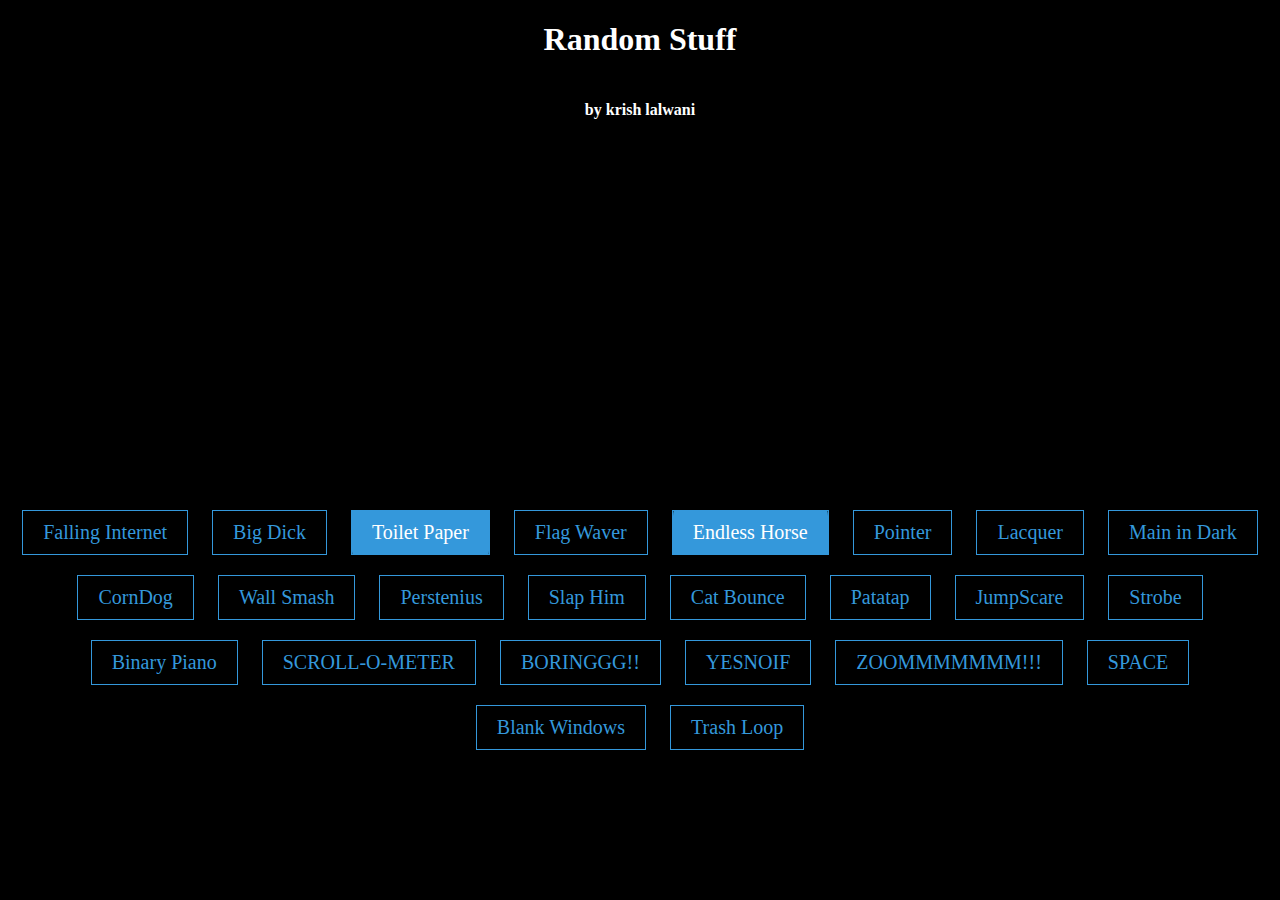
<file: strange/index.html>
<!DOCTYPE html>
<html lang="en" dir="ltr">
  <head>
    <meta charset="utf-8">
    <title></title>
    <link rel="stylesheet" href="style.css">
  </head>
  <body>
 <div class="head">
  <h1>Random Stuff</h1>
  <h4>by krish lalwani </h4>
</div>
<div class="container">
  <button onclick="window.location.href = 'http://www.fallingfalling.com/';" class="btn btn1">Falling Internet</button>
  <button onclick="window.location.href = 'http://www.staggeringbeauty.com/';" class="btn btn2">Big Dick</button>
  <button onclick="window.location.href = 'http://papertoilet.com/';" class="btn btn3">Toilet Paper</button>
  <button onclick="window.location.href = 'https://krikienoid.github.io/flagwaver/';" class="btn btn1">Flag Waver</button>
  <button onclick="window.location.href = 'http://endless.horse/';" class="btn btn4">Endless Horse</button>
  <button onclick="window.location.href = 'https://pointerpointer.com/';" class="btn btn1">Pointer</button>
  <button onclick="window.location.href = 'http://lacquerlacquer.com/';" class="btn btn2">Lacquer</button>
  <button onclick="window.location.href = 'http://maninthedark.com/';" class="btn btn1">Main in Dark</button>
  <button onclick="window.location.href = 'http://corndog.io/';" class="btn btn2">CornDog</button>
  <button onclick="window.location.href = 'https://smashthewalls.com/';" class="btn btn1">Wall Smash</button>
  <button onclick="window.location.href = 'http://www.perstenius.com';" class="btn btn2">Perstenius</button>
  <button onclick="window.location.href = 'http://www.eelslap.com';" class="btn btn1">Slap Him</button>
  <button onclick="window.location.href = 'https://cat-bounce.com/';" class="btn btn2">Cat Bounce</button>
  <button onclick="window.location.href = 'https://www.patatap.com/';" class="btn btn1">Patatap</button>
  <button onclick="window.location.href = 'http://thisisnotajumpscare.com/';" class="btn btn1">JumpScare</button>
  <button onclick="window.location.href = 'https://strobe.cool/';" class="btn btn1">Strobe</button>
  <button onclick="window.location.href = 'https://krishlalwani0.github.io/Piano/';" class="btn btn1">Binary Piano</button>
  <button onclick="window.location.href = 'http://scroll-o-meter.club/';" class="btn btn1">SCROLL-O-METER</button>
  <button onclick="window.location.href = 'https://boringboringboring.com/';" class="btn btn1">BORINGGG!!</button>
  <button onclick="window.location.href = 'https://www.yesnoif.com/';" class="btn btn1">YESNOIF</button>
  <button onclick="window.location.href = 'https://zoomquilt.org/';" class="btn btn1">ZOOMMMMMMM!!!</button>
  <button onclick="window.location.href = 'http://spaceis.cool/';" class="btn btn1">SPACE</button>
  <button onclick="window.location.href = 'https://www.blankwindows.com/';" class="btn btn1">Blank Windows</button>
  <button onclick="window.location.href = 'https://www.trashloop.com/';" class="btn btn1">Trash Loop</button>
  
</div>
  </body>
</html>
</file>
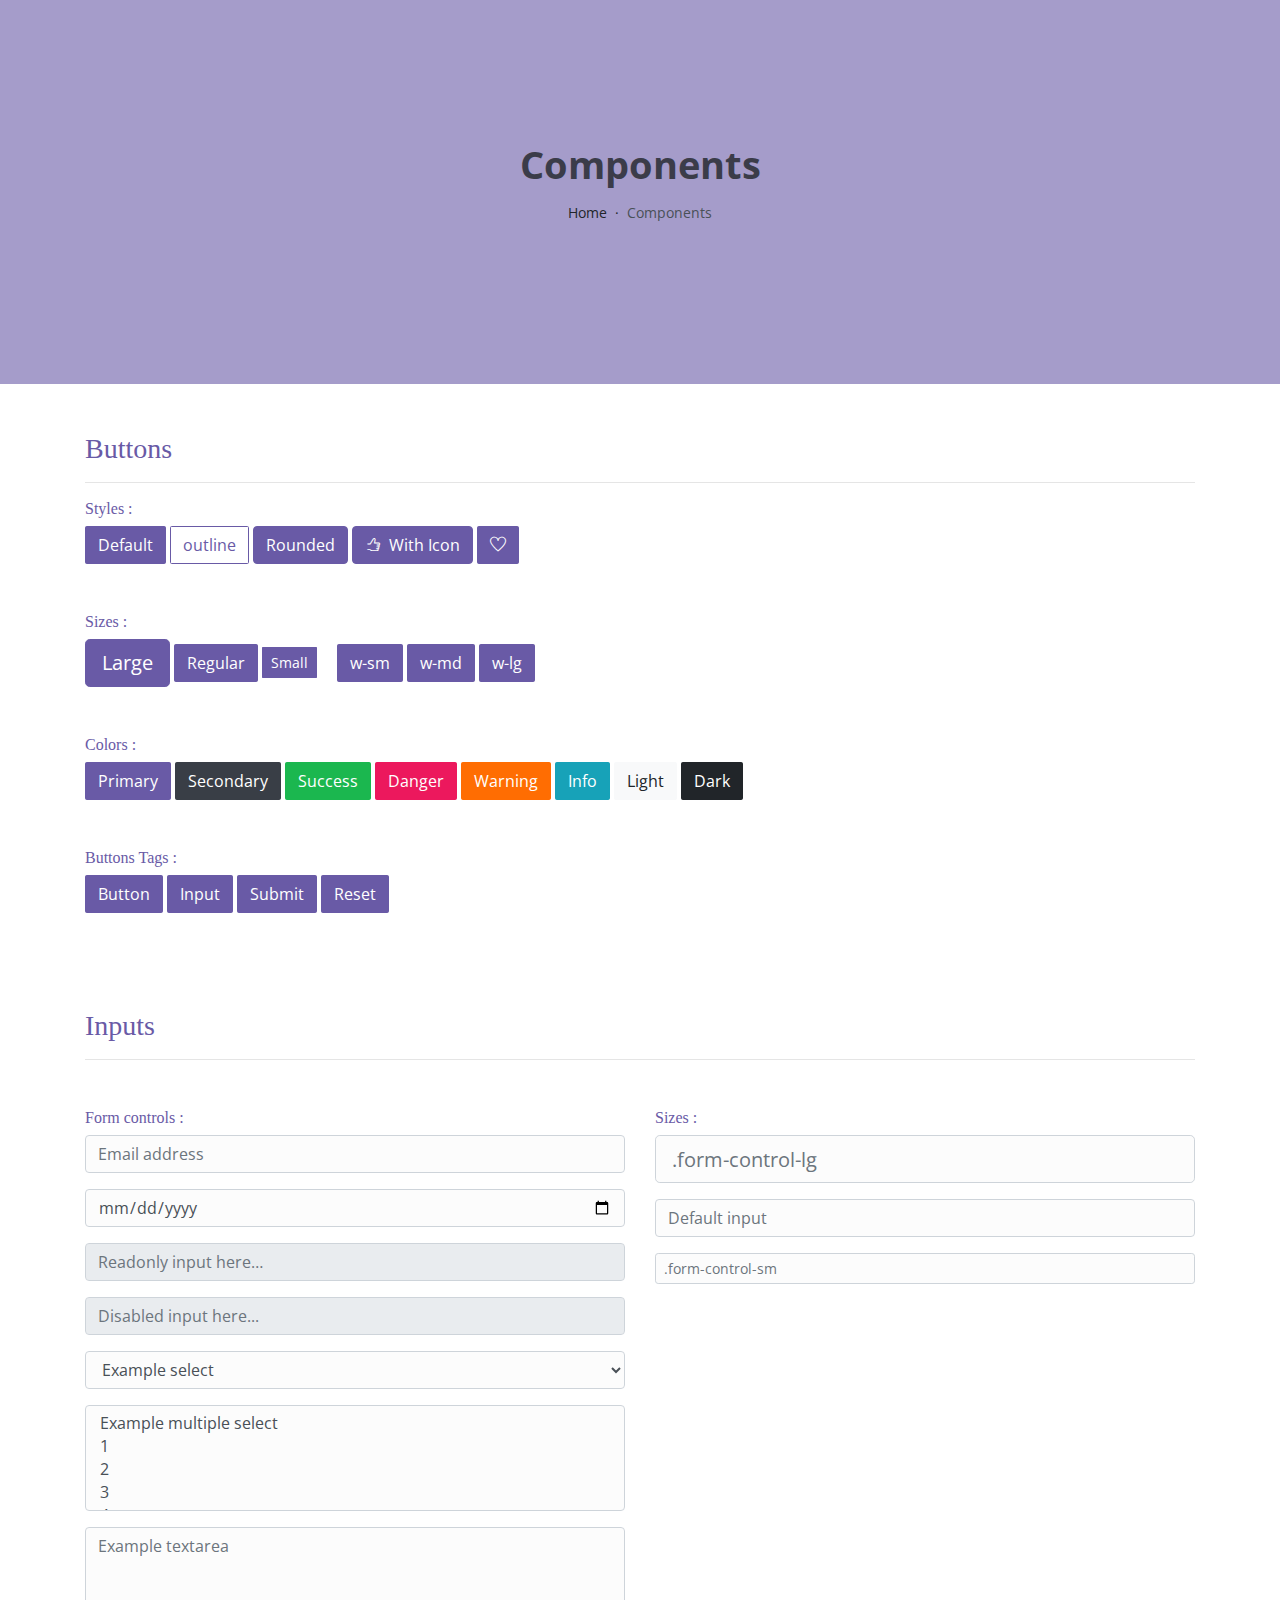
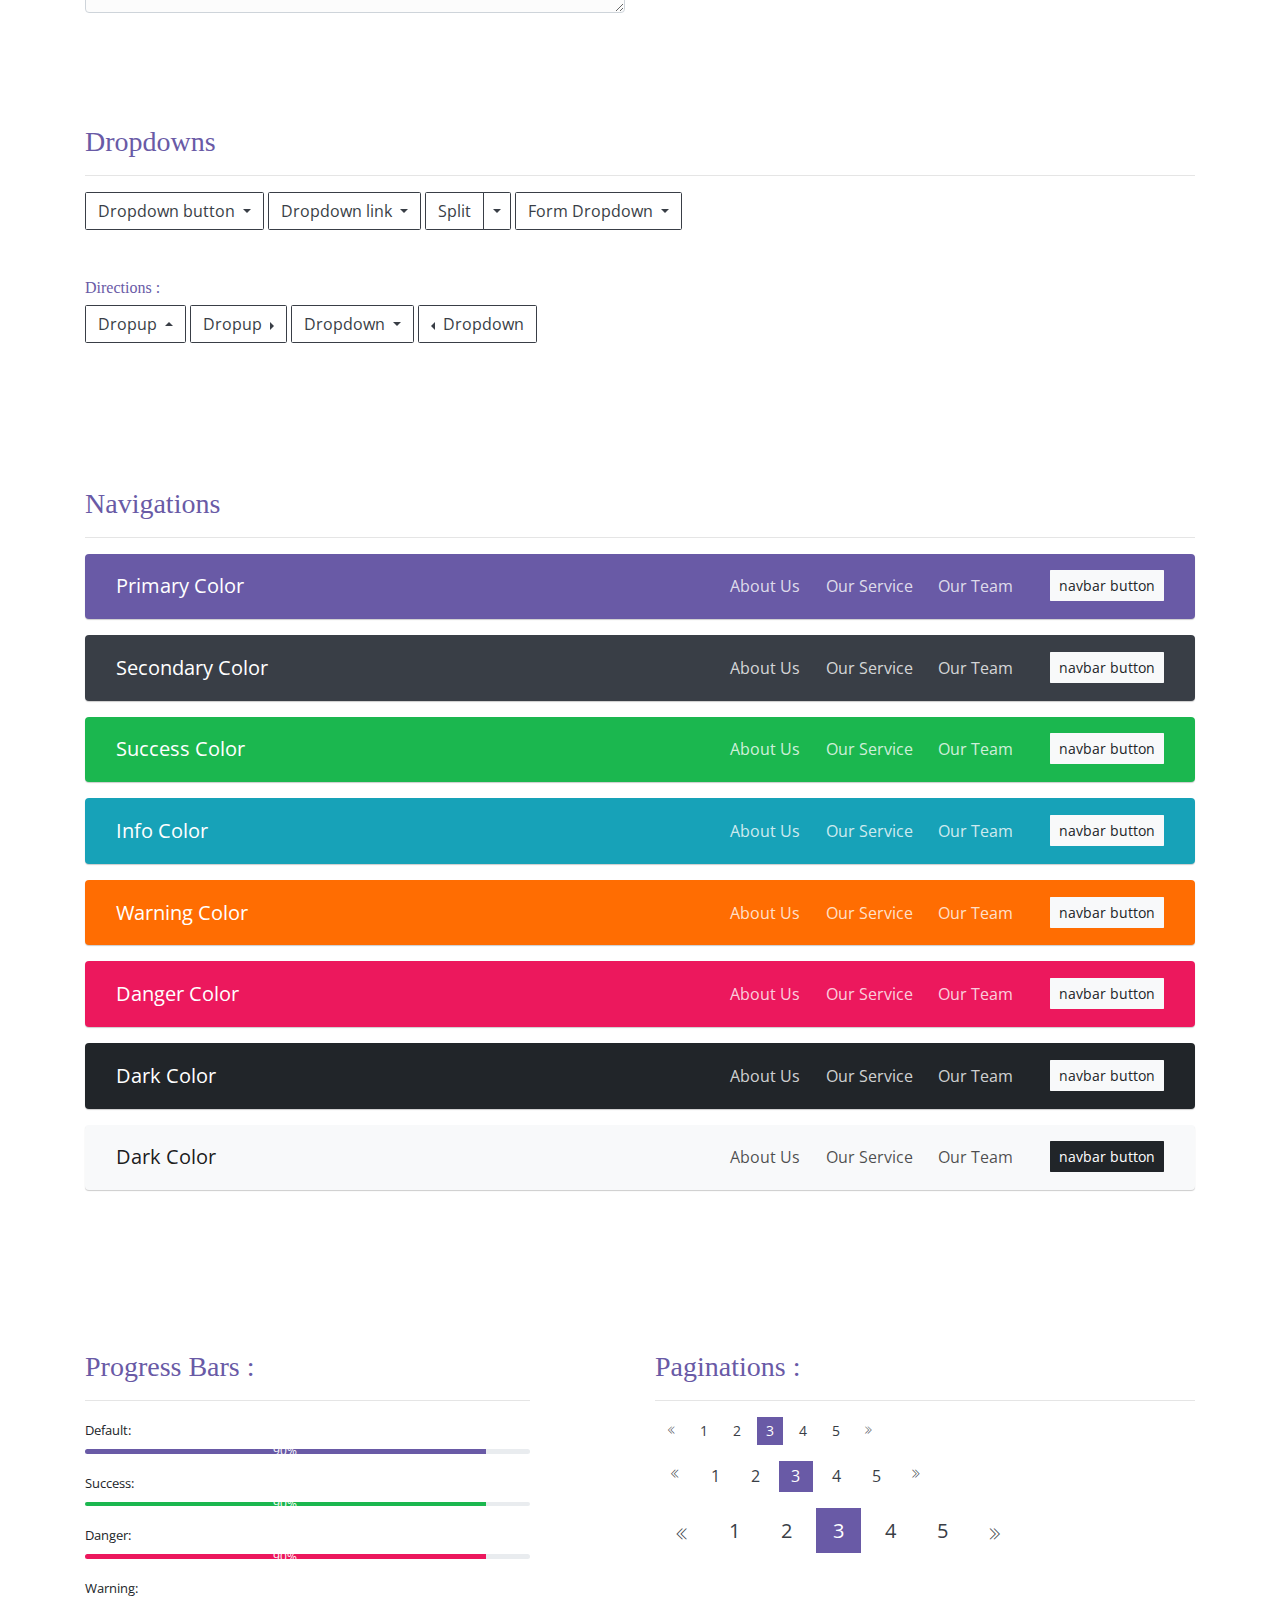
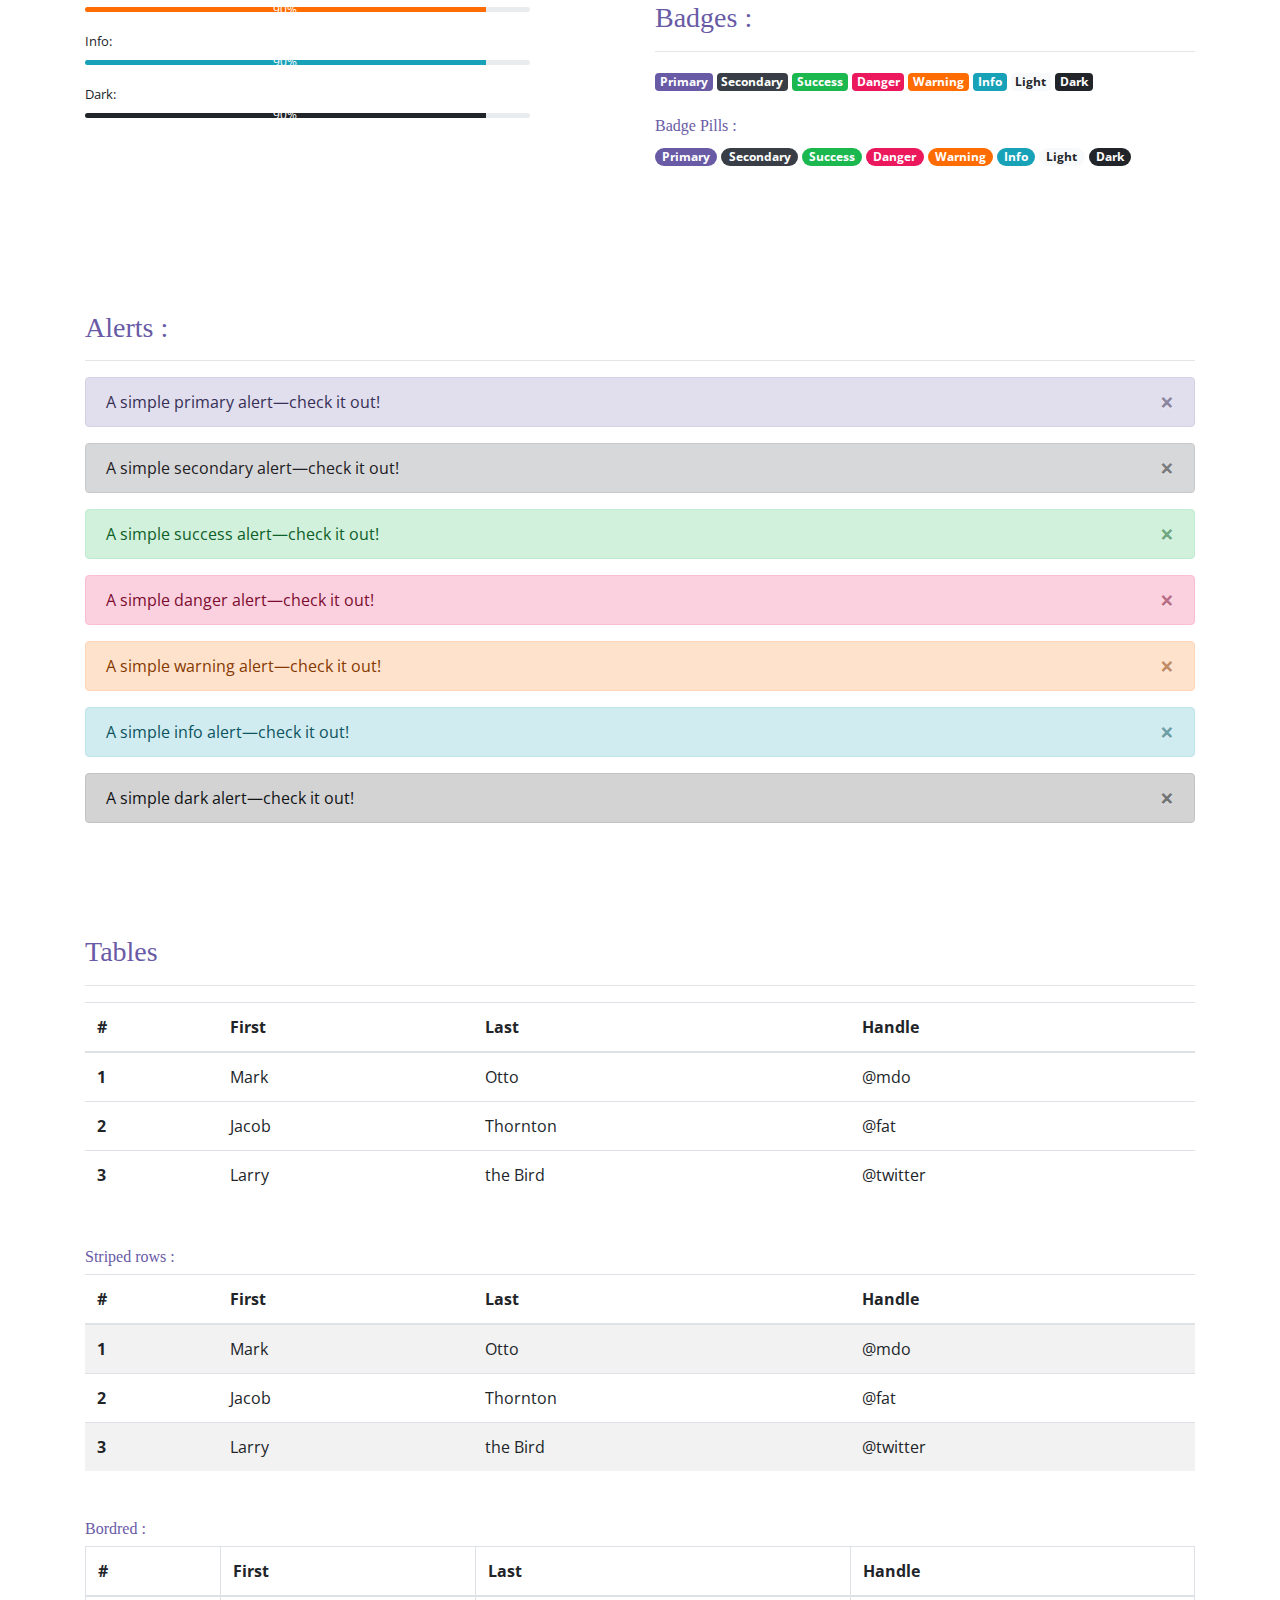
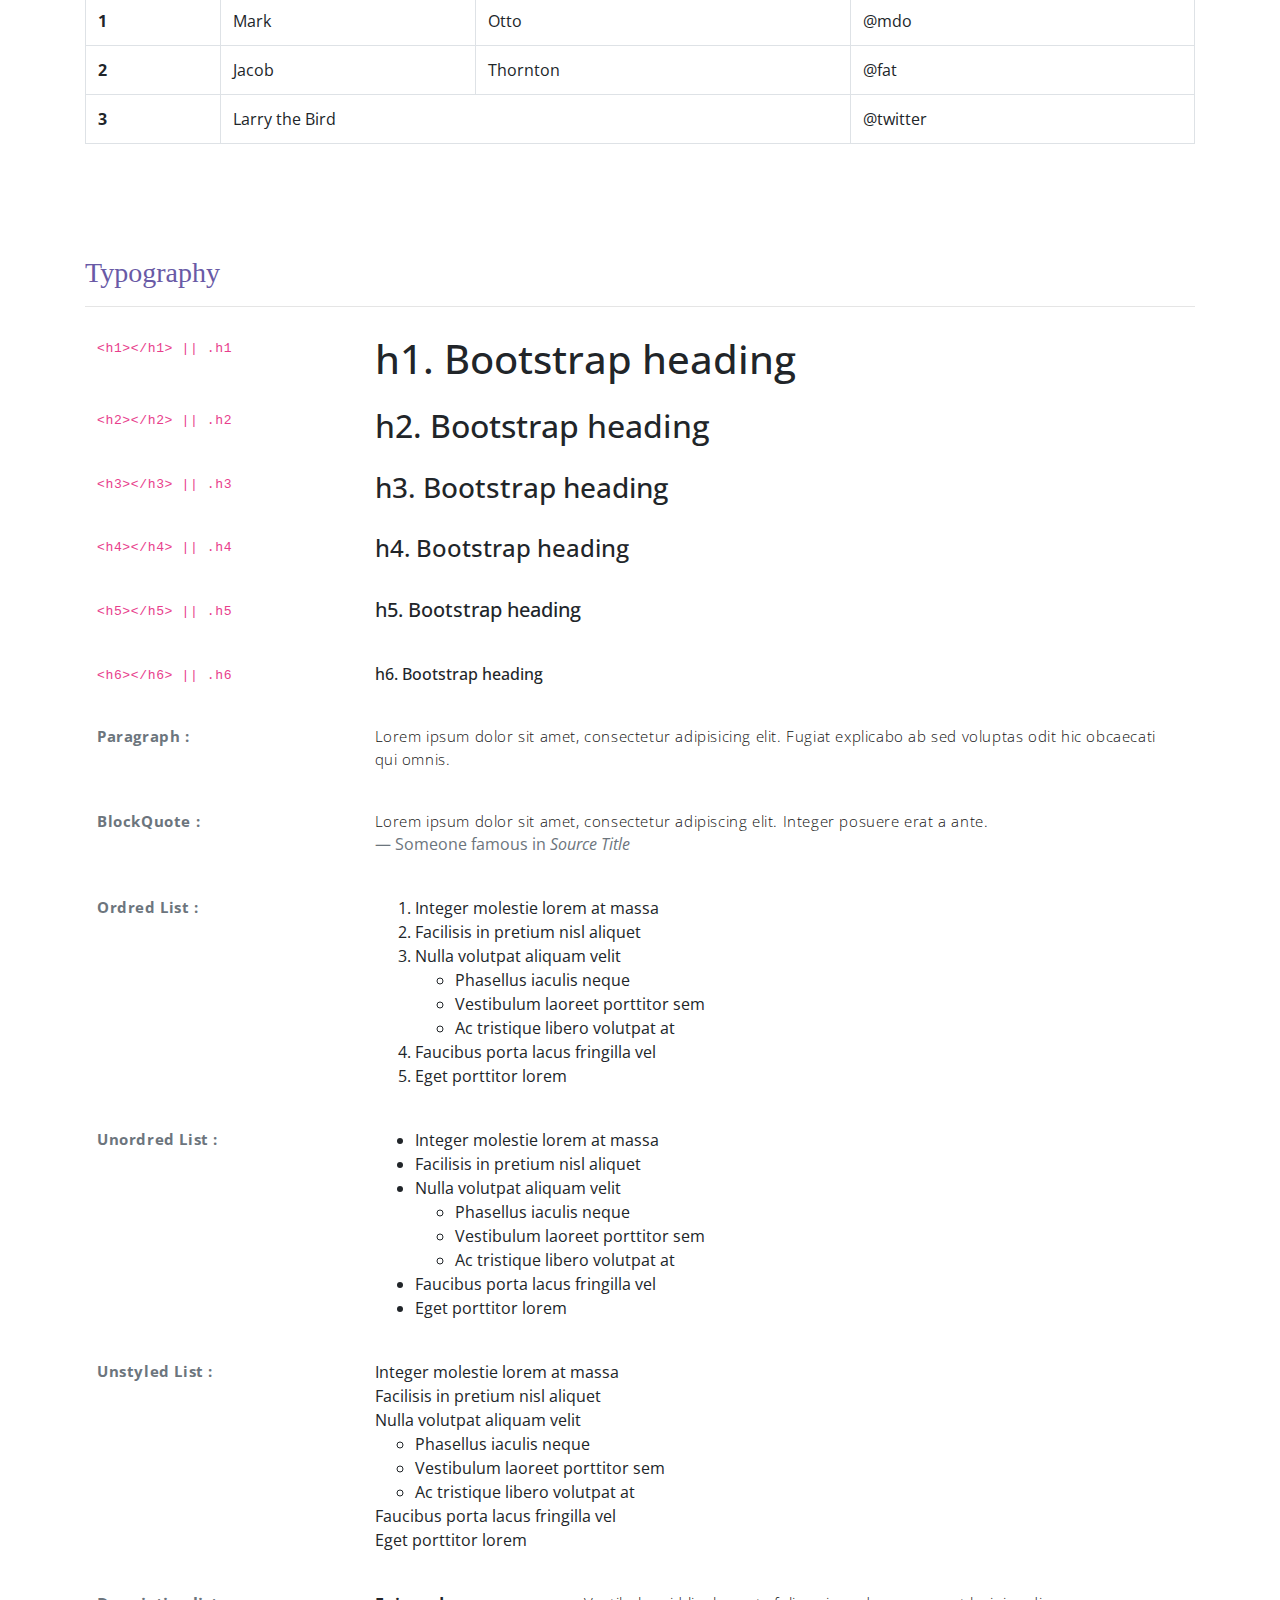
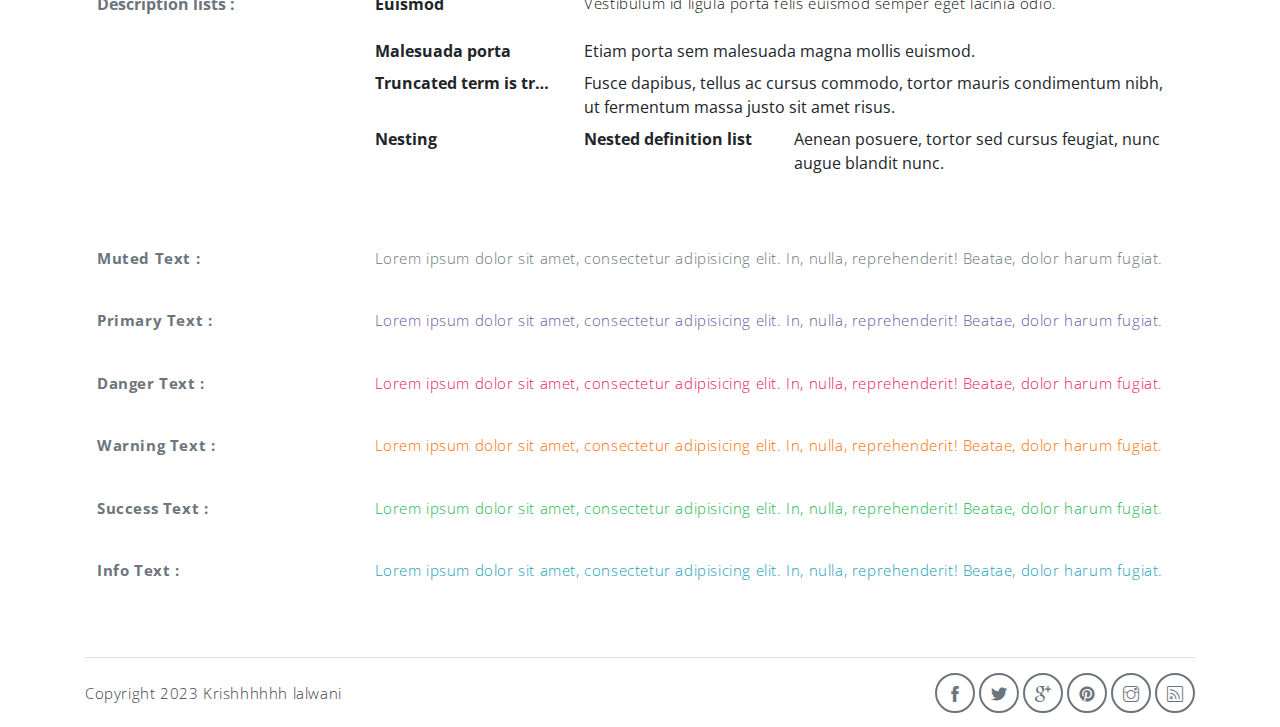
<file: components.html>
<!DOCTYPE html>
<html lang="en">
<head>
   <meta charset="utf-8">
   <meta name="viewport" content="width=device-width, initial-scale=1, shrink-to-fit=no">
   <meta name="description" content="Components of Krish Lalwani website.">
   <meta name="author" content="Krish lalwani">
   <title>Components by Krish Lalwani</title>
   <!-- font icons -->
   <link rel="stylesheet" href="assets/vendors/themify-icons/css/themify-icons.css">
   <!-- Bootstrap + Steller  -->
   <link rel="stylesheet" href="assets/css/style.css">
</head>
<body>

   <!-- Page Header -->
   <header class="header header-mini"> 
      <div class="header-title">Components</div> 
      <nav aria-label="breadcrumb">
         <ol class="breadcrumb">
            <li class="breadcrumb-item"><a href="/">Home</a></li>
            <li class="breadcrumb-item active" aria-current="page">Components</li>
         </ol>
      </nav>
   </header> <!-- End Of Page Header -->

   <!-- main content -->
   <div class="container">

      <!-- Buttons -->
      <h3 class="mt-5">Buttons</h3>
      <hr>
      <h6 class="section-secondary-title">Styles :</h6>
      <button class="btn btn-primary">Default</button>
      <button class="btn btn-outline-primary">outline</button>
      <button class="btn btn-primary rounded">Rounded</button>
      <button class="btn btn-primary rounded"><i class="ti-thumb-up pr-1"></i> With Icon</button>
      <button class="btn btn-primary circle"><i class="ti-heart"></i></button>

      <h6 class="section-secondary-title mt-5">Sizes :</h6>
      <button class="btn btn-primary btn-lg">Large</button>
      <button class="btn btn-primary ">Regular</button>
      <button class="btn btn-primary btn-sm">Small</button>
      <button class="btn btn-primary w-sm ml-3">w-sm</button>
      <button class="btn btn-primary w-md">w-md</button>
      <button class="btn btn-primary w-lg">w-lg</button>

      <h6 class="section-secondary-title mt-5">Colors :</h6>          
      <button type="button" class="btn btn-primary">Primary</button>
      <button type="button" class="btn btn-secondary">Secondary</button>
      <button type="button" class="btn btn-success">Success</button>
      <button type="button" class="btn btn-danger">Danger</button>
      <button type="button" class="btn btn-warning">Warning</button>
      <button type="button" class="btn btn-info">Info</button>
      <button type="button" class="btn btn-light">Light</button>
      <button type="button" class="btn btn-dark">Dark</button>

      <h6 class="section-secondary-title mt-5">Buttons Tags :</h6>
      <button class="btn btn-primary" type="submit">Button</button>
      <input class="btn btn-primary" type="button" value="Input">
      <input class="btn btn-primary" type="submit" value="Submit">
      <input class="btn btn-primary" type="reset" value="Reset">
      
      <!-- devider -->
      <div class="py-5"></div>

      <!-- Inputs -->
      <h3>Inputs</h3>
      <hr>
      <div class="row mt-5">
         <div class="col-md-6">
            <h6 class="section-secondary-title">Form controls :</h6>        
            <div class="form-group">
               <input type="email" class="form-control" id="exampleFormControlInput1" placeholder="Email address">
            </div>
            <div class="form-group">
               <input type="date" class="form-control" id="exampleFormControlInput1" placeholder="Date">
            </div>
            <div class="form-group">
               <input class="form-control" type="text" placeholder="Readonly input here…" readonly>
            </div>
            <div class="form-group">
               <input class="form-control" id="disabledInput" type="text" placeholder="Disabled input here..." disabled>
            </div>
            <div class="form-group">
               <select class="form-control" id="exampleFormControlSelect1">
                  <option>Example select</option>
                  <option>1</option>
                  <option>2</option>
                  <option>3</option>
                  <option>4</option>
                  <option>5</option>
               </select>
            </div>
            <div class="form-group">
               <select multiple class="form-control" id="exampleFormControlSelect2">
                  <option>Example multiple select</option>
                  <option>1</option>
                  <option>2</option>
                  <option>3</option>
                  <option>4</option>
                  <option>5</option>
               </select>
            </div>
            <div class="form-group">
               <textarea class="form-control" id="exampleFormControlTextarea1" rows="3" placeholder="Example textarea"></textarea>
            </div>
         </div>
         <div class="col-md-6">
            <h6 class="section-secondary-title">Sizes :</h6>    
            <div class="form-group">
               <input class="form-control form-control-lg" type="text" placeholder=".form-control-lg">             
            </div>
            <div class="form-group">
               <input class="form-control" type="text" placeholder="Default input">
            </div>
            <div class="form-group">
               <input class="form-control form-control-sm" type="text" placeholder=".form-control-sm"> 
            </div>
         </div>
      </div> <!-- end of inputs -->   

      <!-- devider -->
      <div class="py-5"></div>             

      <!-- Dropdowns -->
      <h3 class="components-section-title font-weight-normal">Dropdowns</h3>
      <hr>
      <div class="dropdown d-inline-block">
         <button class="btn btn-outline-secondary dropdown-toggle" type="button" id="dropdownMenuButton" data-toggle="dropdown" aria-haspopup="true" aria-expanded="false">
         Dropdown button
         </button>
         <div class="dropdown-menu" aria-labelledby="dropdownMenuButton">
         <a class="dropdown-item" href="#">Action</a>
         <a class="dropdown-item" href="#">Another action</a>
         <a class="dropdown-item" href="#">Something else here</a>
         </div>
      </div>
      <div class="dropdown d-inline-block">
         <a class="btn btn-outline-secondary dropdown-toggle" href="#" role="button" id="dropdownMenuLink" data-toggle="dropdown" aria-haspopup="true" aria-expanded="false">
            Dropdown link
         </a>
         <div class="dropdown-menu" aria-labelledby="dropdownMenuLink">
            <a class="dropdown-item" href="#">Action</a>
            <a class="dropdown-item" href="#">Another action</a>
            <a class="dropdown-item" href="#">Something else here</a>
         </div>
      </div>
      <div class="btn-group">
         <button type="button" class="btn btn-outline-secondary">Split</button>
         <button type="button" class="btn btn-outline-secondary dropdown-toggle dropdown-toggle-split" data-toggle="dropdown" aria-haspopup="true" aria-expanded="false">
         <span class="sr-only">Toggle Dropdown</span>
         </button>
         <div class="dropdown-menu">
            <a class="dropdown-item" href="#">Action</a>
            <a class="dropdown-item" href="#">Another action</a>
            <a class="dropdown-item" href="#">Something else here</a>
            <div class="dropdown-divider"></div>
            <a class="dropdown-item" href="#">Separated link</a>
         </div>
      </div>
      <div class="btn-group">
         <button class="btn btn-outline-secondary dropdown-toggle" type="button" id="dropdownMenuButton" data-toggle="dropdown" aria-haspopup="true" aria-expanded="false">
            Form Dropdown
         </button>
         <div class="dropdown-menu form">
            <form class="px-4 py-3">
               <div class="form-group">
                  <input type="email" class="form-control" id="exampleDropdownFormEmail1" placeholder="email@example.com">
               </div>
               <div class="form-group">
                  <input type="password" class="form-control" id="exampleDropdownFormPassword1" placeholder="Password">
               </div>
               <div class="form-check mb-3">
                  <input type="checkbox" class="form-check-input" id="dropdownCheck">
                  <label class="form-check-label" for="dropdownCheck">
                     Remember me
                  </label>
               </div>
               <button type="submit" class="btn btn-primary btn-block">Sign in</button>
            </form>
            <div class="dropdown-divider"></div>
            <a class="dropdown-item" href="#"><small>New around here? Sign up</small></a>
            <a class="dropdown-item" href="#"><small>Forgot password?</small></a>
         </div>
      </div>       
      <h6 class="section-secondary-title mt-5">Directions :</h6>  
      <div class="btn-group dropup">
         <button type="button" class="btn btn-outline-secondary dropdown-toggle" data-toggle="dropdown" aria-haspopup="true" aria-expanded="false">
            Dropup
         </button>
         <div class="dropdown-menu">
            <a class="dropdown-item" href="#">Action</a>
            <a class="dropdown-item" href="#">Another action</a>
            <a class="dropdown-item" href="#">Something else here</a>
            <div class="dropdown-divider"></div>
            <a class="dropdown-item" href="#">Separated link</a>
         </div>
      </div>
      <div class="btn-group dropright">
         <button type="button" class="btn btn-outline-secondary dropdown-toggle" data-toggle="dropdown" aria-haspopup="true" aria-expanded="false">
            Dropup
         </button>
         <div class="dropdown-menu">
            <a class="dropdown-item" href="#">Action</a>
            <a class="dropdown-item" href="#">Another action</a>
            <a class="dropdown-item" href="#">Something else here</a>
            <div class="dropdown-divider"></div>
            <a class="dropdown-item" href="#">Separated link</a>
         </div>
      </div>
      <div class="btn-group">
         <button type="button" class="btn btn-outline-secondary dropdown-toggle" data-toggle="dropdown" aria-haspopup="true" aria-expanded="false">
            Dropdown
         </button>
         <div class="dropdown-menu">
            <a class="dropdown-item" href="#">Action</a>
            <a class="dropdown-item" href="#">Another action</a>
            <a class="dropdown-item" href="#">Something else here</a>
            <div class="dropdown-divider"></div>
            <a class="dropdown-item" href="#">Separated link</a>
         </div>
      </div>
      <div class="btn-group dropleft">
         <button type="button" class="btn btn-outline-secondary dropdown-toggle" data-toggle="dropdown" aria-haspopup="true" aria-expanded="false">
            Dropdown
         </button>
         <div class="dropdown-menu">
            <a class="dropdown-item" href="#">Action</a>
            <a class="dropdown-item" href="#">Another action</a>
            <a class="dropdown-item" href="#">Something else here</a>
            <div class="dropdown-divider"></div>
            <a class="dropdown-item" href="#">Separated link</a>
         </div>
      </div> <!-- end of Dropdowns -->  

      <!-- devider -->
      <div class="py-5"></div>   

      <!-- navbars -->
      <h3 class="components-section-title font-weight-normal mt-5">Navigations</h3>
      <hr>
      <nav class="navbar navbar-expand-sm navbar-dark bg-primary rounded shadow mb-3">
         <div class="container">
            <a class="navbar-brand" href="#">Primary Color</a>
            <button class="navbar-toggler ml-auto" type="button" data-toggle="collapse" data-target="#navbarSupportedContent" aria-controls="navbarSupportedContent" aria-expanded="false" aria-label="Toggle navigation">
            <span class="navbar-toggler-icon"></span>
            </button>
            <div class="collapse navbar-collapse" id="navbarSupportedContent">
               <ul class="navbar-nav ml-auto"> 
                  <li class="nav-item">
                     <a class="nav-link" href="#about">About Us</a>
                  </li>
                  <li class="nav-item">
                     <a class="nav-link" href="#service">Our Service</a>
                  </li>
                  <li class="nav-item">
                     <a class="nav-link" href="#team">Our Team</a>
                  </li>
                  <li class="nav-item">
                     <a href="#book-table" class="ml-4 mt-1 btn btn-light btn-sm">navbar button</a>
                  </li>
               </ul>                       
            </div>
         </div>
      </nav>
      <nav class="navbar navbar-expand-sm navbar-dark bg-secondary rounded shadow mb-3">
         <div class="container">
            <a class="navbar-brand" href="#">Secondary Color</a>
            <button class="navbar-toggler ml-auto" type="button" data-toggle="collapse" data-target="#navbarSupportedContent" aria-controls="navbarSupportedContent" aria-expanded="false" aria-label="Toggle navigation">
            <span class="navbar-toggler-icon"></span>
            </button>
            <div class="collapse navbar-collapse" id="navbarSupportedContent">
               <ul class="navbar-nav ml-auto"> 
                  <li class="nav-item">
                     <a class="nav-link" href="#about">About Us</a>
                  </li>
                  <li class="nav-item">
                     <a class="nav-link" href="#service">Our Service</a>
                  </li>
                  <li class="nav-item">
                     <a class="nav-link" href="#team">Our Team</a>
                  </li>
                  <li class="nav-item">
                     <a href="#book-table" class="ml-4 mt-1 btn btn-light btn-sm">navbar button</a>
                  </li>
               </ul>                       
            </div>
         </div>
      </nav>
      <nav class="navbar navbar-expand-sm navbar-dark bg-success rounded shadow mb-3">
         <div class="container">
            <a class="navbar-brand" href="#">Success Color</a>
            <button class="navbar-toggler ml-auto" type="button" data-toggle="collapse" data-target="#navbarSupportedContent" aria-controls="navbarSupportedContent" aria-expanded="false" aria-label="Toggle navigation">
            <span class="navbar-toggler-icon"></span>
            </button>
            <div class="collapse navbar-collapse" id="navbarSupportedContent">
               <ul class="navbar-nav ml-auto"> 
                  <li class="nav-item">
                     <a class="nav-link" href="#about">About Us</a>
                  </li>
                  <li class="nav-item">
                     <a class="nav-link" href="#service">Our Service</a>
                  </li>
                  <li class="nav-item">
                     <a class="nav-link" href="#team">Our Team</a>
                  </li>
                  <li class="nav-item">
                     <a href="#book-table" class="ml-4 mt-1 btn btn-light btn-sm">navbar button</a>
                  </li>
               </ul>                       
            </div>
         </div>
      </nav>
      <nav class="navbar navbar-expand-sm navbar-dark bg-info rounded shadow mb-3">
         <div class="container">
            <a class="navbar-brand" href="#">Info Color</a>
            <button class="navbar-toggler ml-auto" type="button" data-toggle="collapse" data-target="#navbarSupportedContent" aria-controls="navbarSupportedContent" aria-expanded="false" aria-label="Toggle navigation">
            <span class="navbar-toggler-icon"></span>
            </button>
            <div class="collapse navbar-collapse" id="navbarSupportedContent">
               <ul class="navbar-nav ml-auto"> 
                  <li class="nav-item">
                     <a class="nav-link" href="#about">About Us</a>
                  </li>
                  <li class="nav-item">
                     <a class="nav-link" href="#service">Our Service</a>
                  </li>
                  <li class="nav-item">
                     <a class="nav-link" href="#team">Our Team</a>
                  </li>
                  <li class="nav-item">
                     <a href="#book-table" class="ml-4 mt-1 btn btn-light btn-sm">navbar button</a>
                  </li>
               </ul>                       
            </div>
         </div>
      </nav>
      <nav class="navbar navbar-expand-sm navbar-dark bg-warning rounded shadow mb-3">
         <div class="container">
            <a class="navbar-brand" href="#">Warning Color</a>
            <button class="navbar-toggler ml-auto" type="button" data-toggle="collapse" data-target="#navbarSupportedContent" aria-controls="navbarSupportedContent" aria-expanded="false" aria-label="Toggle navigation">
            <span class="navbar-toggler-icon"></span>
            </button>
            <div class="collapse navbar-collapse" id="navbarSupportedContent">
               <ul class="navbar-nav ml-auto"> 
                  <li class="nav-item">
                     <a class="nav-link" href="#about">About Us</a>
                  </li>
                  <li class="nav-item">
                     <a class="nav-link" href="#service">Our Service</a>
                  </li>
                  <li class="nav-item">
                     <a class="nav-link" href="#team">Our Team</a>
                  </li>
                  <li class="nav-item">
                     <a href="#book-table" class="ml-4 mt-1 btn btn-light btn-sm">navbar button</a>
                  </li>
               </ul>                       
            </div>
         </div>
      </nav>
      <nav class="navbar navbar-expand-sm navbar-dark bg-danger rounded shadow mb-3">
         <div class="container">
            <a class="navbar-brand" href="#">Danger Color</a>
            <button class="navbar-toggler ml-auto" type="button" data-toggle="collapse" data-target="#navbarSupportedContent" aria-controls="navbarSupportedContent" aria-expanded="false" aria-label="Toggle navigation">
            <span class="navbar-toggler-icon"></span>
            </button>
            <div class="collapse navbar-collapse" id="navbarSupportedContent">
               <ul class="navbar-nav ml-auto"> 
                  <li class="nav-item">
                     <a class="nav-link" href="#about">About Us</a>
                  </li>
                  <li class="nav-item">
                     <a class="nav-link" href="#service">Our Service</a>
                  </li>
                  <li class="nav-item">
                     <a class="nav-link" href="#team">Our Team</a>
                  </li>
                  <li class="nav-item">
                     <a href="#book-table" class="ml-4 mt-1 btn btn-light btn-sm">navbar button</a>
                  </li>
               </ul>                       
            </div>
         </div>
      </nav>
      <nav class="navbar navbar-expand-sm navbar-dark bg-dark rounded shadow mb-3">
         <div class="container">
            <a class="navbar-brand" href="#">Dark Color</a>
            <button class="navbar-toggler ml-auto" type="button" data-toggle="collapse" data-target="#navbarSupportedContent" aria-controls="navbarSupportedContent" aria-expanded="false" aria-label="Toggle navigation">
            <span class="navbar-toggler-icon"></span>
            </button>
            <div class="collapse navbar-collapse" id="navbarSupportedContent">
               <ul class="navbar-nav ml-auto"> 
                  <li class="nav-item">
                     <a class="nav-link" href="#about">About Us</a>
                  </li>
                  <li class="nav-item">
                     <a class="nav-link" href="#service">Our Service</a>
                  </li>
                  <li class="nav-item">
                     <a class="nav-link" href="#team">Our Team</a>
                  </li>
                  <li class="nav-item">
                     <a href="#book-table" class="ml-4 mt-1 btn btn-light btn-sm">navbar button</a>
                  </li>
               </ul>                       
            </div>
         </div>
      </nav>
      <nav class="navbar navbar-expand-sm navbar-light bg-light rounded shadow mb-3">
         <div class="container">
            <a class="navbar-brand" href="#">Dark Color</a>
            <button class="navbar-toggler ml-auto" type="button" data-toggle="collapse" data-target="#navbarSupportedContent" aria-controls="navbarSupportedContent" aria-expanded="false" aria-label="Toggle navigation">
            <span class="navbar-toggler-icon"></span>
            </button>
            <div class="collapse navbar-collapse" id="navbarSupportedContent">
               <ul class="navbar-nav ml-auto"> 
                  <li class="nav-item">
                     <a class="nav-link" href="#about">About Us</a>
                  </li>
                  <li class="nav-item">
                     <a class="nav-link" href="#service">Our Service</a>
                  </li>
                  <li class="nav-item">
                     <a class="nav-link" href="#team">Our Team</a>
                  </li>
                  <li class="nav-item">
                     <a href="#book-table" class="ml-4 mt-1 btn btn-dark btn-sm">navbar button</a>
                  </li>
               </ul>                       
            </div>
         </div>
      </nav>
      <!-- End of navbars -->

      <!-- devider -->
      <div class="py-5"></div>   
      
      <!-- progress bars -->
      <div class="row justify-content-between">
         <div class="col-md-5">
            <h3 class="components-section-title font-weight-normal mt-5">Progress Bars :</h3>
            <hr>
            <small>Default: </small>
            <div class="progress mt-2 mb-3">
               <div class="progress-bar" role="progressbar" style="width: 90%" aria-valuenow="25" aria-valuemin="0" aria-valuemax="100"><span>90%</span></div>
            </div>
            <small>Success:</small>
            <div class="progress mt-2 mb-3">
               <div class="progress-bar bg-success" role="progressbar" style="width: 90%" aria-valuenow="25" aria-valuemin="0" aria-valuemax="100"><span>90%</span></div>
            </div>
            <small>Danger:</small>
            <div class="progress mt-2 mb-3">
               <div class="progress-bar bg-danger" role="progressbar" style="width: 90%" aria-valuenow="25" aria-valuemin="0" aria-valuemax="100"><span>90%</span></div>
            </div>
            <small>Warning:</small>
            <div class="progress mt-2 mb-3">
               <div class="progress-bar bg-warning" role="progressbar" style="width: 90%" aria-valuenow="25" aria-valuemin="0" aria-valuemax="100"><span>90%</span></div>
            </div>
            <small>Info:</small>
            <div class="progress mt-2 mb-3">
               <div class="progress-bar bg-info" role="progressbar" style="width: 90%" aria-valuenow="25" aria-valuemin="0" aria-valuemax="100"><span>90%</span></div>
            </div>
            <small>Dark:</small>
            <div class="progress mt-2 mb-3">
               <div class="progress-bar bg-dark" role="progressbar" style="width: 90%" aria-valuenow="25" aria-valuemin="0" aria-valuemax="100"><span>90%</span></div>
            </div>
         </div>
         <div class="col-md-6">
            <h3 class="components-section-title font-weight-normal mt-5">Paginations :</h3>
            <hr>
            <nav aria-label="Page navigation example">
               <ul class="pagination pagination-sm">
                  <li class="page-item"><a class="page-link" href="#"><i class="ti-angle-double-left"></i></a></li>
                  <li class="page-item"><a class="page-link" href="#">1</a></li>
                  <li class="page-item"><a class="page-link" href="#">2</a></li>
                  <li class="page-item active"><a class="page-link" href="#">3</a></li>
                  <li class="page-item"><a class="page-link" href="#">4</a></li>
                  <li class="page-item"><a class="page-link" href="#">5</a></li>
                  <li class="page-item"><a class="page-link" href="#"><i class="ti-angle-double-right"></i></a></li>
               </ul>
            </nav>
            <nav aria-label="Page navigation example">
               <ul class="pagination">
               <li class="page-item"><a class="page-link" href="#"><i class="ti-angle-double-left"></i></a></li>
                  <li class="page-item"><a class="page-link" href="#">1</a></li>
                  <li class="page-item"><a class="page-link" href="#">2</a></li>
                  <li class="page-item active"><a class="page-link" href="#">3</a></li>
                  <li class="page-item"><a class="page-link" href="#">4</a></li>
                  <li class="page-item"><a class="page-link" href="#">5</a></li>
                  <li class="page-item"><a class="page-link" href="#"><i class="ti-angle-double-right"></i></a></li>
               </ul>
            </nav>
            <nav aria-label="Page navigation example">
               <ul class="pagination pagination-lg">
                  <li class="page-item"><a class="page-link" href="#"><i class="ti-angle-double-left"></i></a></li>
                  <li class="page-item"><a class="page-link" href="#">1</a></li>
                  <li class="page-item"><a class="page-link" href="#">2</a></li>
                  <li class="page-item active"><a class="page-link" href="#">3</a></li>
                  <li class="page-item"><a class="page-link" href="#">4</a></li>
                  <li class="page-item"><a class="page-link" href="#">5</a></li>
                  <li class="page-item"><a class="page-link" href="#"><i class="ti-angle-double-right"></i></a></li>
               </ul>
            </nav>

            <!-- Badges -->
            <h3 class="components-section-title font-weight-normal mt-5">Badges :</h3>
            <hr>
            <span class="badge badge-primary">Primary</span>
            <span class="badge badge-secondary">Secondary</span>
            <span class="badge badge-success">Success</span>
            <span class="badge badge-danger">Danger</span>
            <span class="badge badge-warning">Warning</span>
            <span class="badge badge-info">Info</span>
            <span class="badge badge-light">Light</span>
            <span class="badge badge-dark">Dark</span>
            <h6 class="section-secondary-title mt-4 mb-2">Badge Pills :</h6>
            <span class="badge badge-pill badge-primary">Primary</span>
            <span class="badge badge-pill badge-secondary">Secondary</span>
            <span class="badge badge-pill badge-success">Success</span>
            <span class="badge badge-pill badge-danger">Danger</span>
            <span class="badge badge-pill badge-warning">Warning</span>
            <span class="badge badge-pill badge-info">Info</span>
            <span class="badge badge-pill badge-light">Light</span>
            <span class="badge badge-pill badge-dark">Dark</span>
         </div>
      </div> <!-- End of Progress bars -->

      <!-- devider -->
      <div class="py-5"></div>  

      <!-- Alerts -->
      <h3 class="components-section-title font-weight-normal mt-5">Alerts :</h3>
      <hr>
      <div class="alert alert-primary alert-dismissible fade show" role="alert">
         A simple primary alert—check it out!
         <button type="button" class="close" data-dismiss="alert" aria-label="Close">
            <span aria-hidden="true">&times;</span>
         </button>
      </div>
      <div class="alert alert-secondary alert-dismissible fade show" role="alert">
         A simple secondary alert—check it out!
         <button type="button" class="close" data-dismiss="alert" aria-label="Close">
            <span aria-hidden="true">&times;</span>
         </button>
      </div>
      <div class="alert alert-success alert-dismissible fade show" role="alert">
         A simple success alert—check it out!
         <button type="button" class="close" data-dismiss="alert" aria-label="Close">
            <span aria-hidden="true">&times;</span>
         </button>
      </div>
      <div class="alert alert-danger alert-dismissible fade show" role="alert">
         A simple danger alert—check it out!
         <button type="button" class="close" data-dismiss="alert" aria-label="Close">
            <span aria-hidden="true">&times;</span>
         </button>
      </div>
      <div class="alert alert-warning alert-dismissible fade show" role="alert">
         A simple warning alert—check it out!
         <button type="button" class="close" data-dismiss="alert" aria-label="Close">
            <span aria-hidden="true">&times;</span>
         </button>
      </div>
      <div class="alert alert-info alert-dismissible fade show" role="alert">
         A simple info alert—check it out!
         <button type="button" class="close" data-dismiss="alert" aria-label="Close">
            <span aria-hidden="true">&times;</span>
         </button>
      </div>
      <div class="alert alert-dark alert-dismissible fade show" role="alert">
         A simple dark alert—check it out!
         <button type="button" class="close" data-dismiss="alert" aria-label="Close">
            <span aria-hidden="true">&times;</span>
         </button>
      </div>
      <!-- end of alerts -->

      <!-- devider -->
      <div class="py-5"></div> 
   
      <!-- tables -->
      <h3 class="components-section-title">Tables</h3>
      <hr>
      <table class="table">
         <thead>
            <tr>
               <th scope="col">#</th>
               <th scope="col">First</th>
               <th scope="col">Last</th>
               <th scope="col">Handle</th>
            </tr>
         </thead>
         <tbody>
            <tr>
               <th scope="row">1</th>
               <td>Mark</td>
               <td>Otto</td>
               <td>@mdo</td>
            </tr>
            <tr>
               <th scope="row">2</th>
               <td>Jacob</td>
               <td>Thornton</td>
               <td>@fat</td>
            </tr>
            <tr>
               <th scope="row">3</th>
               <td>Larry</td>
               <td>the Bird</td>
               <td>@twitter</td>
            </tr>
         </tbody>
      </table>

      <h6 class="section-secondary-title mt-5">Striped rows :</h6>
      <table class="table table-striped">
         <thead>
            <tr>
               <th scope="col">#</th>
               <th scope="col">First</th>
               <th scope="col">Last</th>
               <th scope="col">Handle</th>
            </tr>
         </thead>
         <tbody>
            <tr>
               <th scope="row">1</th>
               <td>Mark</td>
               <td>Otto</td>
               <td>@mdo</td>
            </tr>
            <tr>
               <th scope="row">2</th>
               <td>Jacob</td>
               <td>Thornton</td>
               <td>@fat</td>
            </tr>
            <tr>
               <th scope="row">3</th>
               <td>Larry</td>
               <td>the Bird</td>
               <td>@twitter</td>
            </tr>
         </tbody>
      </table>

      <h6 class="section-secondary-title mt-5">Bordred :</h6>
      <table class="table table-bordered">
         <thead>
            <tr>
               <th scope="col">#</th>
               <th scope="col">First</th>
               <th scope="col">Last</th>
               <th scope="col">Handle</th>
            </tr>
         </thead>
         <tbody>
            <tr>
               <th scope="row">1</th>
               <td>Mark</td>
               <td>Otto</td>
               <td>@mdo</td>
            </tr>
            <tr>
               <th scope="row">2</th>
               <td>Jacob</td>
               <td>Thornton</td>
               <td>@fat</td>
            </tr>
            <tr>
               <th scope="row">3</th>
               <td colspan="2">Larry the Bird</td>
               <td>@twitter</td>
            </tr>
         </tbody>
      </table>
      <!-- end of tables -->

      <!-- devider -->
      <div class="py-5"></div> 

      <!-- typography -->
      <h3 class="components-section-title">Typography</h3>
      <hr>
      <table class="table table-borderless v-align-center">
         <tbody>
            <tr>
               <td>
                  <p><code class="highlighter-rouge">&lt;h1&gt;&lt;/h1&gt; || .h1</code></p>
               </td>
               <td class="w-75"><span class="h1">h1. Bootstrap heading</span></td>
            </tr>
            <tr>
               <td>
                  <p><code class="highlighter-rouge">&lt;h2&gt;&lt;/h2&gt; || .h2</code></p>
               </td>
               <td><span class="h2">h2. Bootstrap heading</span></td>
            </tr>
            <tr>
               <td>
                  <p><code class="highlighter-rouge">&lt;h3&gt;&lt;/h3&gt; || .h3</code></p>
               </td>
               <td><span class="h3">h3. Bootstrap heading</span></td>
            </tr>
            <tr>
               <td>
                  <p><code class="highlighter-rouge">&lt;h4&gt;&lt;/h4&gt; || .h4</code></p>
               </td>
               <td><span class="h4">h4. Bootstrap heading</span></td>
            </tr>
            <tr>
               <td>
                  <p><code class="highlighter-rouge">&lt;h5&gt;&lt;/h5&gt; || .h5</code></p>
               </td>
               <td><span class="h5">h5. Bootstrap heading</span></td>
            </tr>
            <tr>
               <td>
                  <p><code class="highlighter-rouge">&lt;h6&gt;&lt;/h6&gt; || .h6</code></p>
               </td>
               <td><span class="h6">h6. Bootstrap heading</span></td>
            </tr>
            <tr>
               <td>
                  <p class="font-weight-bold text-muted">Paragraph :</p>
               </td>
               <td><p>Lorem ipsum dolor sit amet, consectetur adipisicing elit. Fugiat explicabo ab sed voluptas odit hic obcaecati qui omnis.</p></td>
            </tr>
            <tr>
               <td>
                  <p class="font-weight-bold text-muted">BlockQuote :</p>
               </td>
               <td>
                  <blockquote class="blockquote">
                     <p class="mb-0">Lorem ipsum dolor sit amet, consectetur adipiscing elit. Integer posuere erat a ante.</p>
                     <footer class="blockquote-footer">Someone famous in <cite title="Source Title">Source Title</cite></footer>
                  </blockquote>
               </td>
            </tr>

            <tr>
               <td><p class="font-weight-bold text-muted">Ordred List :</p></td>
               <td>
                  <ol>
                     <li>Integer molestie lorem at massa</li>
                     <li>Facilisis in pretium nisl aliquet</li>
                     <li>Nulla volutpat aliquam velit
                        <ul>
                           <li>Phasellus iaculis neque</li>
                           <li>Vestibulum laoreet porttitor sem</li>
                           <li>Ac tristique libero volutpat at</li>
                        </ul>
                     </li>
                     <li>Faucibus porta lacus fringilla vel</li>
                     <li>Eget porttitor lorem</li>
                  </ol>
               </td>
            </tr>
            <tr>
               <td><p class="font-weight-bold text-muted">Unordred List :</p></td>
               <td>
                  <ul >
                     <li>Integer molestie lorem at massa</li>
                     <li>Facilisis in pretium nisl aliquet</li>
                     <li>Nulla volutpat aliquam velit
                        <ul>
                           <li>Phasellus iaculis neque</li>
                           <li>Vestibulum laoreet porttitor sem</li>
                           <li>Ac tristique libero volutpat at</li>
                        </ul>
                     </li>
                     <li>Faucibus porta lacus fringilla vel</li>
                     <li>Eget porttitor lorem</li>
                  </ul>
               </td>
            </tr>
            <tr>
               <td><p class="font-weight-bold text-muted">Unstyled List :</p></td>
               <td>
                  <ul class="list-unstyled">
                     <li>Integer molestie lorem at massa</li>
                     <li>Facilisis in pretium nisl aliquet</li>
                     <li>Nulla volutpat aliquam velit
                        <ul>
                           <li>Phasellus iaculis neque</li>
                           <li>Vestibulum laoreet porttitor sem</li>
                           <li>Ac tristique libero volutpat at</li>
                        </ul>
                     </li>
                     <li>Faucibus porta lacus fringilla vel</li>
                     <li>Eget porttitor lorem</li>
                  </ul>
               </td>
            </tr>
            <tr>
               <td class="font-weight-bold text-muted">Description lists : </td>
               <td>
                  <dl class="row">
                     <dt class="col-sm-3">Euismod</dt>
                     <dd class="col-sm-9">
                        <p>Vestibulum id ligula porta felis euismod semper eget lacinia odio.</p>
                     </dd>

                     <dt class="col-sm-3">Malesuada porta</dt>
                     <dd class="col-sm-9">Etiam porta sem malesuada magna mollis euismod.</dd>

                     <dt class="col-sm-3 text-truncate">Truncated term is truncated</dt>
                     <dd class="col-sm-9">Fusce dapibus, tellus ac cursus commodo, tortor mauris condimentum nibh, ut fermentum massa justo sit amet risus.</dd>

                     <dt class="col-sm-3">Nesting</dt>
                     <dd class="col-sm-9">
                        <dl class="row">
                           <dt class="col-sm-4">Nested definition list</dt>
                           <dd class="col-sm-8">Aenean posuere, tortor sed cursus feugiat, nunc augue blandit nunc.</dd>
                        </dl>
                     </dd>
                  </dl>
               </td>
            </tr>
            <tr>
               <td>
                  <p class="font-weight-bold text-muted">Muted Text :</p>
               </td>
               <td>
                  <p class="text-muted">Lorem ipsum dolor sit amet, consectetur adipisicing elit. In, nulla, reprehenderit! Beatae, dolor harum fugiat.</p>
               </td>
            </tr>
            <tr>
               <td>
                  <p class="font-weight-bold text-muted">Primary Text :</p>
               </td>
               <td>
                  <p class="text-primary">Lorem ipsum dolor sit amet, consectetur adipisicing elit. In, nulla, reprehenderit! Beatae, dolor harum fugiat.</p>
               </td>
            </tr>
            <tr>
               <td>
                  <p class="font-weight-bold text-muted">Danger Text :</p>
               </td>
               <td>
                  <p class="text-danger">Lorem ipsum dolor sit amet, consectetur adipisicing elit. In, nulla, reprehenderit! Beatae, dolor harum fugiat.</p>
               </td>
            </tr>
            <tr>
               <td>
                  <p class="font-weight-bold text-muted">Warning Text :</p>
               </td>
               <td>
                  <p class="text-warning">Lorem ipsum dolor sit amet, consectetur adipisicing elit. In, nulla, reprehenderit! Beatae, dolor harum fugiat.</p>
               </td>
            </tr>
            <tr>
               <td>
                  <p class="font-weight-bold text-muted">Success Text :</p>
               </td>
               <td>
                  <p class="text-success">Lorem ipsum dolor sit amet, consectetur adipisicing elit. In, nulla, reprehenderit! Beatae, dolor harum fugiat.</p>
               </td>
            </tr>
            <tr>
               <td>
                  <p class="font-weight-bold text-muted">Info Text :</p>
               </td>
               <td>
                  <p class="text-info">Lorem ipsum dolor sit amet, consectetur adipisicing elit. In, nulla, reprehenderit! Beatae, dolor harum fugiat.</p>
               </td>
            </tr>
         </tbody>
      </table>
   </div>
   <!-- end of typography -->

   <!-- footer -->
    <div class="container mt-5">
        <footer class="footer">       
            <p class="mb-0">Copyright 2023 <script></script><a href="http://krishlalwani.ml">Krishhhhhh lalwani </a></p>
            <div class="social-links text-right m-auto ml-sm-auto">
                <a href="javascript:void(0)" class="link"><i class="ti-facebook"></i></a>
                <a href="javascript:void(0)" class="link"><i class="ti-twitter-alt"></i></a>
                <a href="javascript:void(0)" class="link"><i class="ti-google"></i></a>
                <a href="javascript:void(0)" class="link"><i class="ti-pinterest-alt"></i></a>
                <a href="javascript:void(0)" class="link"><i class="ti-instagram"></i></a>
                <a href="javascript:void(0)" class="link"><i class="ti-rss"></i></a>
            </div>
        </footer>
    </div> <!-- end of page footer -->
   
   <!-- core  -->
   <script src="assets/vendors/jquery/jquery-3.4.1.js"></script>
   <script src="assets/vendors/bootstrap/bootstrap.bundle.js"></script>

</body>
</html>
</file>
<file: strange/style.css>
body{
  margin: 0;
  padding: 0;
  background: #000;
}
.container{
  text-align: center;
  margin-top: 360px;
}
.head{
  display: grid;
  place-items: center;
}
.head h1{
  color: #fff;
}
.head h4{
  color: #fff;
}
.btn{
  border: 1px solid #3498db;
  background: none;
  padding: 10px 20px;
  font-size: 20px;
  font-family: "montserrat";
  cursor: pointer;
  margin: 10px;
  transition: 0.8s;
  position: relative;
  overflow: hidden;
}
.btn1,.btn2{
  color: #3498db;
}
.btn3,.btn4{
  color: #fff;
}
.btn1:hover,.btn2:hover{
  color: #fff;
}
.btn3:hover,.btn4:hover{
  color: #3498db;
}
.btn::before{
  content: "";
  position: absolute;
  left: 0;
  width: 100%;
  height: 0%;
  background: #3498db;
  z-index: -1;
  transition: 0.8s;
}
.btn1::before,.btn3::before{
  top: 0;
  border-radius: 0 0 50% 50%;
}
.btn2::before,.btn4::before{
  bottom: 0;
  border-radius: 50% 50% 0 0;
}
.btn3::before,.btn4::before{
  height: 180%;
}
.btn1:hover::before,.btn2:hover::before{
  height: 180%;
}
.btn3:hover::before,.btn4:hover::before{
  height: 0%;
}
</file>
<file: assets/vendors/themify-icons/css/themify-icons.css>
@font-face {
	font-family: 'themify';
	src:url("../fonts/themify.eot?-fvbane");
	src:url("../fonts/themify.eot?#iefix-fvbane") format("embedded-opentype"),
		url("../fonts/themify.woff?-fvbane") format("woff"),
		url("../fonts/themify.ttf?-fvbane") format("truetype"),
		url("../fonts/themify.svg?-fvbane#themify") format("svg");
	font-weight: normal;
	font-style: normal;
}

[class^="ti-"], [class*=" ti-"] {
	font-family: 'themify';
	speak: none;
	font-style: normal;
	font-weight: normal;
	font-variant: normal;
	text-transform: none;
	line-height: 1;

	/* Better Font Rendering =========== */
	-webkit-font-smoothing: antialiased;
	-moz-osx-font-smoothing: grayscale;
}

.ti-wand:before {
	content: "\e600";
}
.ti-volume:before {
	content: "\e601";
}
.ti-user:before {
	content: "\e602";
}
.ti-unlock:before {
	content: "\e603";
}
.ti-unlink:before {
	content: "\e604";
}
.ti-trash:before {
	content: "\e605";
}
.ti-thought:before {
	content: "\e606";
}
.ti-target:before {
	content: "\e607";
}
.ti-tag:before {
	content: "\e608";
}
.ti-tablet:before {
	content: "\e609";
}
.ti-star:before {
	content: "\e60a";
}
.ti-spray:before {
	content: "\e60b";
}
.ti-signal:before {
	content: "\e60c";
}
.ti-shopping-cart:before {
	content: "\e60d";
}
.ti-shopping-cart-full:before {
	content: "\e60e";
}
.ti-settings:before {
	content: "\e60f";
}
.ti-search:before {
	content: "\e610";
}
.ti-zoom-in:before {
	content: "\e611";
}
.ti-zoom-out:before {
	content: "\e612";
}
.ti-cut:before {
	content: "\e613";
}
.ti-ruler:before {
	content: "\e614";
}
.ti-ruler-pencil:before {
	content: "\e615";
}
.ti-ruler-alt:before {
	content: "\e616";
}
.ti-bookmark:before {
	content: "\e617";
}
.ti-bookmark-alt:before {
	content: "\e618";
}
.ti-reload:before {
	content: "\e619";
}
.ti-plus:before {
	content: "\e61a";
}
.ti-pin:before {
	content: "\e61b";
}
.ti-pencil:before {
	content: "\e61c";
}
.ti-pencil-alt:before {
	content: "\e61d";
}
.ti-paint-roller:before {
	content: "\e61e";
}
.ti-paint-bucket:before {
	content: "\e61f";
}
.ti-na:before {
	content: "\e620";
}
.ti-mobile:before {
	content: "\e621";
}
.ti-minus:before {
	content: "\e622";
}
.ti-medall:before {
	content: "\e623";
}
.ti-medall-alt:before {
	content: "\e624";
}
.ti-marker:before {
	content: "\e625";
}
.ti-marker-alt:before {
	content: "\e626";
}
.ti-arrow-up:before {
	content: "\e627";
}
.ti-arrow-right:before {
	content: "\e628";
}
.ti-arrow-left:before {
	content: "\e629";
}
.ti-arrow-down:before {
	content: "\e62a";
}
.ti-lock:before {
	content: "\e62b";
}
.ti-location-arrow:before {
	content: "\e62c";
}
.ti-link:before {
	content: "\e62d";
}
.ti-layout:before {
	content: "\e62e";
}
.ti-layers:before {
	content: "\e62f";
}
.ti-layers-alt:before {
	content: "\e630";
}
.ti-key:before {
	content: "\e631";
}
.ti-import:before {
	content: "\e632";
}
.ti-image:before {
	content: "\e633";
}
.ti-heart:before {
	content: "\e634";
}
.ti-heart-broken:before {
	content: "\e635";
}
.ti-hand-stop:before {
	content: "\e636";
}
.ti-hand-open:before {
	content: "\e637";
}
.ti-hand-drag:before {
	content: "\e638";
}
.ti-folder:before {
	content: "\e639";
}
.ti-flag:before {
	content: "\e63a";
}
.ti-flag-alt:before {
	content: "\e63b";
}
.ti-flag-alt-2:before {
	content: "\e63c";
}
.ti-eye:before {
	content: "\e63d";
}
.ti-export:before {
	content: "\e63e";
}
.ti-exchange-vertical:before {
	content: "\e63f";
}
.ti-desktop:before {
	content: "\e640";
}
.ti-cup:before {
	content: "\e641";
}
.ti-crown:before {
	content: "\e642";
}
.ti-comments:before {
	content: "\e643";
}
.ti-comment:before {
	content: "\e644";
}
.ti-comment-alt:before {
	content: "\e645";
}
.ti-close:before {
	content: "\e646";
}
.ti-clip:before {
	content: "\e647";
}
.ti-angle-up:before {
	content: "\e648";
}
.ti-angle-right:before {
	content: "\e649";
}
.ti-angle-left:before {
	content: "\e64a";
}
.ti-angle-down:before {
	content: "\e64b";
}
.ti-check:before {
	content: "\e64c";
}
.ti-check-box:before {
	content: "\e64d";
}
.ti-camera:before {
	content: "\e64e";
}
.ti-announcement:before {
	content: "\e64f";
}
.ti-brush:before {
	content: "\e650";
}
.ti-briefcase:before {
	content: "\e651";
}
.ti-bolt:before {
	content: "\e652";
}
.ti-bolt-alt:before {
	content: "\e653";
}
.ti-blackboard:before {
	content: "\e654";
}
.ti-bag:before {
	content: "\e655";
}
.ti-move:before {
	content: "\e656";
}
.ti-arrows-vertical:before {
	content: "\e657";
}
.ti-arrows-horizontal:before {
	content: "\e658";
}
.ti-fullscreen:before {
	content: "\e659";
}
.ti-arrow-top-right:before {
	content: "\e65a";
}
.ti-arrow-top-left:before {
	content: "\e65b";
}
.ti-arrow-circle-up:before {
	content: "\e65c";
}
.ti-arrow-circle-right:before {
	content: "\e65d";
}
.ti-arrow-circle-left:before {
	content: "\e65e";
}
.ti-arrow-circle-down:before {
	content: "\e65f";
}
.ti-angle-double-up:before {
	content: "\e660";
}
.ti-angle-double-right:before {
	content: "\e661";
}
.ti-angle-double-left:before {
	content: "\e662";
}
.ti-angle-double-down:before {
	content: "\e663";
}
.ti-zip:before {
	content: "\e664";
}
.ti-world:before {
	content: "\e665";
}
.ti-wheelchair:before {
	content: "\e666";
}
.ti-view-list:before {
	content: "\e667";
}
.ti-view-list-alt:before {
	content: "\e668";
}
.ti-view-grid:before {
	content: "\e669";
}
.ti-uppercase:before {
	content: "\e66a";
}
.ti-upload:before {
	content: "\e66b";
}
.ti-underline:before {
	content: "\e66c";
}
.ti-truck:before {
	content: "\e66d";
}
.ti-timer:before {
	content: "\e66e";
}
.ti-ticket:before {
	content: "\e66f";
}
.ti-thumb-up:before {
	content: "\e670";
}
.ti-thumb-down:before {
	content: "\e671";
}
.ti-text:before {
	content: "\e672";
}
.ti-stats-up:before {
	content: "\e673";
}
.ti-stats-down:before {
	content: "\e674";
}
.ti-split-v:before {
	content: "\e675";
}
.ti-split-h:before {
	content: "\e676";
}
.ti-smallcap:before {
	content: "\e677";
}
.ti-shine:before {
	content: "\e678";
}
.ti-shift-right:before {
	content: "\e679";
}
.ti-shift-left:before {
	content: "\e67a";
}
.ti-shield:before {
	content: "\e67b";
}
.ti-notepad:before {
	content: "\e67c";
}
.ti-server:before {
	content: "\e67d";
}
.ti-quote-right:before {
	content: "\e67e";
}
.ti-quote-left:before {
	content: "\e67f";
}
.ti-pulse:before {
	content: "\e680";
}
.ti-printer:before {
	content: "\e681";
}
.ti-power-off:before {
	content: "\e682";
}
.ti-plug:before {
	content: "\e683";
}
.ti-pie-chart:before {
	content: "\e684";
}
.ti-paragraph:before {
	content: "\e685";
}
.ti-panel:before {
	content: "\e686";
}
.ti-package:before {
	content: "\e687";
}
.ti-music:before {
	content: "\e688";
}
.ti-music-alt:before {
	content: "\e689";
}
.ti-mouse:before {
	content: "\e68a";
}
.ti-mouse-alt:before {
	content: "\e68b";
}
.ti-money:before {
	content: "\e68c";
}
.ti-microphone:before {
	content: "\e68d";
}
.ti-menu:before {
	content: "\e68e";
}
.ti-menu-alt:before {
	content: "\e68f";
}
.ti-map:before {
	content: "\e690";
}
.ti-map-alt:before {
	content: "\e691";
}
.ti-loop:before {
	content: "\e692";
}
.ti-location-pin:before {
	content: "\e693";
}
.ti-list:before {
	content: "\e694";
}
.ti-light-bulb:before {
	content: "\e695";
}
.ti-Italic:before {
	content: "\e696";
}
.ti-info:before {
	content: "\e697";
}
.ti-infinite:before {
	content: "\e698";
}
.ti-id-badge:before {
	content: "\e699";
}
.ti-hummer:before {
	content: "\e69a";
}
.ti-home:before {
	content: "\e69b";
}
.ti-help:before {
	content: "\e69c";
}
.ti-headphone:before {
	content: "\e69d";
}
.ti-harddrives:before {
	content: "\e69e";
}
.ti-harddrive:before {
	content: "\e69f";
}
.ti-gift:before {
	content: "\e6a0";
}
.ti-game:before {
	content: "\e6a1";
}
.ti-filter:before {
	content: "\e6a2";
}
.ti-files:before {
	content: "\e6a3";
}
.ti-file:before {
	content: "\e6a4";
}
.ti-eraser:before {
	content: "\e6a5";
}
.ti-envelope:before {
	content: "\e6a6";
}
.ti-download:before {
	content: "\e6a7";
}
.ti-direction:before {
	content: "\e6a8";
}
.ti-direction-alt:before {
	content: "\e6a9";
}
.ti-dashboard:before {
	content: "\e6aa";
}
.ti-control-stop:before {
	content: "\e6ab";
}
.ti-control-shuffle:before {
	content: "\e6ac";
}
.ti-control-play:before {
	content: "\e6ad";
}
.ti-control-pause:before {
	content: "\e6ae";
}
.ti-control-forward:before {
	content: "\e6af";
}
.ti-control-backward:before {
	content: "\e6b0";
}
.ti-cloud:before {
	content: "\e6b1";
}
.ti-cloud-up:before {
	content: "\e6b2";
}
.ti-cloud-down:before {
	content: "\e6b3";
}
.ti-clipboard:before {
	content: "\e6b4";
}
.ti-car:before {
	content: "\e6b5";
}
.ti-calendar:before {
	content: "\e6b6";
}
.ti-book:before {
	content: "\e6b7";
}
.ti-bell:before {
	content: "\e6b8";
}
.ti-basketball:before {
	content: "\e6b9";
}
.ti-bar-chart:before {
	content: "\e6ba";
}
.ti-bar-chart-alt:before {
	content: "\e6bb";
}
.ti-back-right:before {
	content: "\e6bc";
}
.ti-back-left:before {
	content: "\e6bd";
}
.ti-arrows-corner:before {
	content: "\e6be";
}
.ti-archive:before {
	content: "\e6bf";
}
.ti-anchor:before {
	content: "\e6c0";
}
.ti-align-right:before {
	content: "\e6c1";
}
.ti-align-left:before {
	content: "\e6c2";
}
.ti-align-justify:before {
	content: "\e6c3";
}
.ti-align-center:before {
	content: "\e6c4";
}
.ti-alert:before {
	content: "\e6c5";
}
.ti-alarm-clock:before {
	content: "\e6c6";
}
.ti-agenda:before {
	content: "\e6c7";
}
.ti-write:before {
	content: "\e6c8";
}
.ti-window:before {
	content: "\e6c9";
}
.ti-widgetized:before {
	content: "\e6ca";
}
.ti-widget:before {
	content: "\e6cb";
}
.ti-widget-alt:before {
	content: "\e6cc";
}
.ti-wallet:before {
	content: "\e6cd";
}
.ti-video-clapper:before {
	content: "\e6ce";
}
.ti-video-camera:before {
	content: "\e6cf";
}
.ti-vector:before {
	content: "\e6d0";
}
.ti-themify-logo:before {
	content: "\e6d1";
}
.ti-themify-favicon:before {
	content: "\e6d2";
}
.ti-themify-favicon-alt:before {
	content: "\e6d3";
}
.ti-support:before {
	content: "\e6d4";
}
.ti-stamp:before {
	content: "\e6d5";
}
.ti-split-v-alt:before {
	content: "\e6d6";
}
.ti-slice:before {
	content: "\e6d7";
}
.ti-shortcode:before {
	content: "\e6d8";
}
.ti-shift-right-alt:before {
	content: "\e6d9";
}
.ti-shift-left-alt:before {
	content: "\e6da";
}
.ti-ruler-alt-2:before {
	content: "\e6db";
}
.ti-receipt:before {
	content: "\e6dc";
}
.ti-pin2:before {
	content: "\e6dd";
}
.ti-pin-alt:before {
	content: "\e6de";
}
.ti-pencil-alt2:before {
	content: "\e6df";
}
.ti-palette:before {
	content: "\e6e0";
}
.ti-more:before {
	content: "\e6e1";
}
.ti-more-alt:before {
	content: "\e6e2";
}
.ti-microphone-alt:before {
	content: "\e6e3";
}
.ti-magnet:before {
	content: "\e6e4";
}
.ti-line-double:before {
	content: "\e6e5";
}
.ti-line-dotted:before {
	content: "\e6e6";
}
.ti-line-dashed:before {
	content: "\e6e7";
}
.ti-layout-width-full:before {
	content: "\e6e8";
}
.ti-layout-width-default:before {
	content: "\e6e9";
}
.ti-layout-width-default-alt:before {
	content: "\e6ea";
}
.ti-layout-tab:before {
	content: "\e6eb";
}
.ti-layout-tab-window:before {
	content: "\e6ec";
}
.ti-layout-tab-v:before {
	content: "\e6ed";
}
.ti-layout-tab-min:before {
	content: "\e6ee";
}
.ti-layout-slider:before {
	content: "\e6ef";
}
.ti-layout-slider-alt:before {
	content: "\e6f0";
}
.ti-layout-sidebar-right:before {
	content: "\e6f1";
}
.ti-layout-sidebar-none:before {
	content: "\e6f2";
}
.ti-layout-sidebar-left:before {
	content: "\e6f3";
}
.ti-layout-placeholder:before {
	content: "\e6f4";
}
.ti-layout-menu:before {
	content: "\e6f5";
}
.ti-layout-menu-v:before {
	content: "\e6f6";
}
.ti-layout-menu-separated:before {
	content: "\e6f7";
}
.ti-layout-menu-full:before {
	content: "\e6f8";
}
.ti-layout-media-right-alt:before {
	content: "\e6f9";
}
.ti-layout-media-right:before {
	content: "\e6fa";
}
.ti-layout-media-overlay:before {
	content: "\e6fb";
}
.ti-layout-media-overlay-alt:before {
	content: "\e6fc";
}
.ti-layout-media-overlay-alt-2:before {
	content: "\e6fd";
}
.ti-layout-media-left-alt:before {
	content: "\e6fe";
}
.ti-layout-media-left:before {
	content: "\e6ff";
}
.ti-layout-media-center-alt:before {
	content: "\e700";
}
.ti-layout-media-center:before {
	content: "\e701";
}
.ti-layout-list-thumb:before {
	content: "\e702";
}
.ti-layout-list-thumb-alt:before {
	content: "\e703";
}
.ti-layout-list-post:before {
	content: "\e704";
}
.ti-layout-list-large-image:before {
	content: "\e705";
}
.ti-layout-line-solid:before {
	content: "\e706";
}
.ti-layout-grid4:before {
	content: "\e707";
}
.ti-layout-grid3:before {
	content: "\e708";
}
.ti-layout-grid2:before {
	content: "\e709";
}
.ti-layout-grid2-thumb:before {
	content: "\e70a";
}
.ti-layout-cta-right:before {
	content: "\e70b";
}
.ti-layout-cta-left:before {
	content: "\e70c";
}
.ti-layout-cta-center:before {
	content: "\e70d";
}
.ti-layout-cta-btn-right:before {
	content: "\e70e";
}
.ti-layout-cta-btn-left:before {
	content: "\e70f";
}
.ti-layout-column4:before {
	content: "\e710";
}
.ti-layout-column3:before {
	content: "\e711";
}
.ti-layout-column2:before {
	content: "\e712";
}
.ti-layout-accordion-separated:before {
	content: "\e713";
}
.ti-layout-accordion-merged:before {
	content: "\e714";
}
.ti-layout-accordion-list:before {
	content: "\e715";
}
.ti-ink-pen:before {
	content: "\e716";
}
.ti-info-alt:before {
	content: "\e717";
}
.ti-help-alt:before {
	content: "\e718";
}
.ti-headphone-alt:before {
	content: "\e719";
}
.ti-hand-point-up:before {
	content: "\e71a";
}
.ti-hand-point-right:before {
	content: "\e71b";
}
.ti-hand-point-left:before {
	content: "\e71c";
}
.ti-hand-point-down:before {
	content: "\e71d";
}
.ti-gallery:before {
	content: "\e71e";
}
.ti-face-smile:before {
	content: "\e71f";
}
.ti-face-sad:before {
	content: "\e720";
}
.ti-credit-card:before {
	content: "\e721";
}
.ti-control-skip-forward:before {
	content: "\e722";
}
.ti-control-skip-backward:before {
	content: "\e723";
}
.ti-control-record:before {
	content: "\e724";
}
.ti-control-eject:before {
	content: "\e725";
}
.ti-comments-smiley:before {
	content: "\e726";
}
.ti-brush-alt:before {
	content: "\e727";
}
.ti-youtube:before {
	content: "\e728";
}
.ti-vimeo:before {
	content: "\e729";
}
.ti-twitter:before {
	content: "\e72a";
}
.ti-time:before {
	content: "\e72b";
}
.ti-tumblr:before {
	content: "\e72c";
}
.ti-skype:before {
	content: "\e72d";
}
.ti-share:before {
	content: "\e72e";
}
.ti-share-alt:before {
	content: "\e72f";
}
.ti-rocket:before {
	content: "\e730";
}
.ti-pinterest:before {
	content: "\e731";
}
.ti-new-window:before {
	content: "\e732";
}
.ti-microsoft:before {
	content: "\e733";
}
.ti-list-ol:before {
	content: "\e734";
}
.ti-linkedin:before {
	content: "\e735";
}
.ti-layout-sidebar-2:before {
	content: "\e736";
}
.ti-layout-grid4-alt:before {
	content: "\e737";
}
.ti-layout-grid3-alt:before {
	content: "\e738";
}
.ti-layout-grid2-alt:before {
	content: "\e739";
}
.ti-layout-column4-alt:before {
	content: "\e73a";
}
.ti-layout-column3-alt:before {
	content: "\e73b";
}
.ti-layout-column2-alt:before {
	content: "\e73c";
}
.ti-instagram:before {
	content: "\e73d";
}
.ti-google:before {
	content: "\e73e";
}
.ti-github:before {
	content: "\e73f";
}
.ti-flickr:before {
	content: "\e740";
}
.ti-facebook:before {
	content: "\e741";
}
.ti-dropbox:before {
	content: "\e742";
}
.ti-dribbble:before {
	content: "\e743";
}
.ti-apple:before {
	content: "\e744";
}
.ti-android:before {
	content: "\e745";
}
.ti-save:before {
	content: "\e746";
}
.ti-save-alt:before {
	content: "\e747";
}
.ti-yahoo:before {
	content: "\e748";
}
.ti-wordpress:before {
	content: "\e749";
}
.ti-vimeo-alt:before {
	content: "\e74a";
}
.ti-twitter-alt:before {
	content: "\e74b";
}
.ti-tumblr-alt:before {
	content: "\e74c";
}
.ti-trello:before {
	content: "\e74d";
}
.ti-stack-overflow:before {
	content: "\e74e";
}
.ti-soundcloud:before {
	content: "\e74f";
}
.ti-sharethis:before {
	content: "\e750";
}
.ti-sharethis-alt:before {
	content: "\e751";
}
.ti-reddit:before {
	content: "\e752";
}
.ti-pinterest-alt:before {
	content: "\e753";
}
.ti-microsoft-alt:before {
	content: "\e754";
}
.ti-linux:before {
	content: "\e755";
}
.ti-jsfiddle:before {
	content: "\e756";
}
.ti-joomla:before {
	content: "\e757";
}
.ti-html5:before {
	content: "\e758";
}
.ti-flickr-alt:before {
	content: "\e759";
}
.ti-email:before {
	content: "\e75a";
}
.ti-drupal:before {
	content: "\e75b";
}
.ti-dropbox-alt:before {
	content: "\e75c";
}
.ti-css3:before {
	content: "\e75d";
}
.ti-rss:before {
	content: "\e75e";
}
.ti-rss-alt:before {
	content: "\e75f";
}
</file>
<file: assets/css/style.css>
@charset "UTF-8";
/*!
=========================================================
* Krish Lalwani Landing page
=========================================================

* Copyright: 2023 Krish Lalwani 
*/
@import url("https://fonts.googleapis.com/css?family=Baloo+Paaji|Open+Sans:300,300i,400,400i,600,600i,700,700i");
:root {
  --blue: #1e549f;
  --indigo: #695aa6;
  --purple: #6f42c1;
  --pink: #e83e8c;
  --red: #ec185d;
  --orange: #ff6d02;
  --yellow: #ffc107;
  --green: #1bb74f;
  --teal: #20c997;
  --cyan: #17a2b8;
  --white: #fff;
  --gray: #6c757d;
  --gray-dark: #393e46;
  --primary: #695aa6;
  --secondary: #393e46;
  --success: #1bb74f;
  --info: #17a2b8;
  --warning: #ff6d02;
  --danger: #ec185d;
  --light: #f8f9fa;
  --dark: #212529;
  --breakpoint-xs: 0;
  --breakpoint-sm: 576px;
  --breakpoint-md: 768px;
  --breakpoint-lg: 992px;
  --breakpoint-xl: 1200px;
  --font-family-sans-serif: "Open Sans", sans-serif;
  --font-family-monospace: SFMono-Regular, Menlo, Monaco, Consolas, "Liberation Mono", "Courier New", monospace;
}

*,
*::before,
*::after {
  box-sizing: border-box;
}

html {
  font-family: sans-serif;
  line-height: 1.15;
  -webkit-text-size-adjust: 100%;
  -webkit-tap-highlight-color: rgba(0, 0, 0, 0);
}

article, aside, figcaption, figure, footer, header, hgroup, main, nav, section {
  display: block;
}

body {
  margin: 0;
  font-family: "Open Sans", sans-serif;
  font-size: 1rem;
  font-weight: 400;
  line-height: 1.5;
  color: #212529;
  text-align: left;
  background-color: #fff;
}

[tabindex="-1"]:focus {
  outline: 0 !important;
}

hr {
  box-sizing: content-box;
  height: 0;
  overflow: visible;
}

h1, h2, h3, h4, h5, h6 {
  margin-top: 0;
  margin-bottom: 0.5rem;
}

p {
  margin-top: 0;
  margin-bottom: 1rem;
}

abbr[title],
abbr[data-original-title] {
  text-decoration: underline;
  -webkit-text-decoration: underline dotted;
          text-decoration: underline dotted;
  cursor: help;
  border-bottom: 0;
  -webkit-text-decoration-skip-ink: none;
          text-decoration-skip-ink: none;
}

address {
  margin-bottom: 1rem;
  font-style: normal;
  line-height: inherit;
}

ol,
ul,
dl {
  margin-top: 0;
  margin-bottom: 1rem;
}

ol ol,
ul ul,
ol ul,
ul ol {
  margin-bottom: 0;
}

dt {
  font-weight: 700;
}

dd {
  margin-bottom: .5rem;
  margin-left: 0;
}

blockquote {
  margin: 0 0 1rem;
}

b,
strong {
  font-weight: bolder;
}

small {
  font-size: 80%;
}

sub,
sup {
  position: relative;
  font-size: 75%;
  line-height: 0;
  vertical-align: baseline;
}

sub {
  bottom: -.25em;
}

sup {
  top: -.5em;
}

a {
  color: #695aa6;
  text-decoration: none;
  background-color: transparent;
}

a:hover {
  color: #493f75;
  text-decoration: none;
}

a:not([href]):not([tabindex]) {
  color: inherit;
  text-decoration: none;
}

a:not([href]):not([tabindex]):hover, a:not([href]):not([tabindex]):focus {
  color: inherit;
  text-decoration: none;
}

a:not([href]):not([tabindex]):focus {
  outline: 0;
}

pre,
code,
kbd,
samp {
  font-family: SFMono-Regular, Menlo, Monaco, Consolas, "Liberation Mono", "Courier New", monospace;
  font-size: 1em;
}

pre {
  margin-top: 0;
  margin-bottom: 1rem;
  overflow: auto;
}

figure {
  margin: 0 0 1rem;
}

img {
  vertical-align: middle;
  border-style: none;
}

svg {
  overflow: hidden;
  vertical-align: middle;
}

table {
  border-collapse: collapse;
}

caption {
  padding-top: 0.75rem;
  padding-bottom: 0.75rem;
  color: #6c757d;
  text-align: left;
  caption-side: bottom;
}

th {
  text-align: inherit;
}

label {
  display: inline-block;
  margin-bottom: 0.5rem;
}

button {
  border-radius: 0;
}

button:focus {
  outline: 1px dotted;
  outline: 5px auto -webkit-focus-ring-color;
}

input,
button,
select,
optgroup,
textarea {
  margin: 0;
  font-family: inherit;
  font-size: inherit;
  line-height: inherit;
}

button,
input {
  overflow: visible;
}

button,
select {
  text-transform: none;
}

select {
  word-wrap: normal;
}

button,
[type="button"],
[type="reset"],
[type="submit"] {
  -webkit-appearance: button;
}

button:not(:disabled),
[type="button"]:not(:disabled),
[type="reset"]:not(:disabled),
[type="submit"]:not(:disabled) {
  cursor: pointer;
}

button::-moz-focus-inner,
[type="button"]::-moz-focus-inner,
[type="reset"]::-moz-focus-inner,
[type="submit"]::-moz-focus-inner {
  padding: 0;
  border-style: none;
}

input[type="radio"],
input[type="checkbox"] {
  box-sizing: border-box;
  padding: 0;
}

input[type="date"],
input[type="time"],
input[type="datetime-local"],
input[type="month"] {
  -webkit-appearance: listbox;
}

textarea {
  overflow: auto;
  resize: vertical;
}

fieldset {
  min-width: 0;
  padding: 0;
  margin: 0;
  border: 0;
}

legend {
  display: block;
  width: 100%;
  max-width: 100%;
  padding: 0;
  margin-bottom: .5rem;
  font-size: 1.5rem;
  line-height: inherit;
  color: inherit;
  white-space: normal;
}

progress {
  vertical-align: baseline;
}

[type="number"]::-webkit-inner-spin-button,
[type="number"]::-webkit-outer-spin-button {
  height: auto;
}

[type="search"] {
  outline-offset: -2px;
  -webkit-appearance: none;
}

[type="search"]::-webkit-search-decoration {
  -webkit-appearance: none;
}

::-webkit-file-upload-button {
  font: inherit;
  -webkit-appearance: button;
}

output {
  display: inline-block;
}

summary {
  display: list-item;
  cursor: pointer;
}

template {
  display: none;
}

[hidden] {
  display: none !important;
}

h1, h2, h3, h4, h5, h6,
.h1, .h2, .h3, .h4, .h5, .h6 {
  margin-bottom: 0.5rem;
  font-weight: 500;
  line-height: 1.2;
}

h1, .h1 {
  font-size: 2.5rem;
}

h2, .h2 {
  font-size: 2rem;
}

h3, .h3 {
  font-size: 1.75rem;
}

h4, .h4 {
  font-size: 1.5rem;
}

h5, .h5 {
  font-size: 1.25rem;
}

h6, .h6 {
  font-size: 1rem;
}

.lead {
  font-size: 1.25rem;
  font-weight: 300;
}

.display-1 {
  font-size: 6rem;
  font-weight: 300;
  line-height: 1.2;
}

.display-2 {
  font-size: 5.5rem;
  font-weight: 300;
  line-height: 1.2;
}

.display-3 {
  font-size: 4.5rem;
  font-weight: 300;
  line-height: 1.2;
}

.display-4 {
  font-size: 3.5rem;
  font-weight: 300;
  line-height: 1.2;
}

hr {
  margin-top: 1rem;
  margin-bottom: 1rem;
  border: 0;
  border-top: 1px solid rgba(0, 0, 0, 0.1);
}

small,
.small {
  font-size: 80%;
  font-weight: 400;
}

mark,
.mark {
  padding: 0.2em;
  background-color: #fcf8e3;
}

.list-unstyled {
  padding-left: 0;
  list-style: none;
}

.list-inline {
  padding-left: 0;
  list-style: none;
}

.list-inline-item {
  display: inline-block;
}

.list-inline-item:not(:last-child) {
  margin-right: 0.5rem;
}

.initialism {
  font-size: 90%;
  text-transform: uppercase;
}

.blockquote {
  margin-bottom: 1rem;
  font-size: 1.25rem;
}

.blockquote-footer {
  display: block;
  font-size: 80%;
  color: #6c757d;
}

.blockquote-footer::before {
  content: "\2014\00A0";
}

.img-fluid {
  max-width: 100%;
  height: auto;
}

.img-thumbnail {
  padding: 0.25rem;
  background-color: #fff;
  border: 1px solid #dee2e6;
  border-radius: 0.25rem;
  max-width: 100%;
  height: auto;
}

.figure {
  display: inline-block;
}

.figure-img {
  margin-bottom: 0.5rem;
  line-height: 1;
}

.figure-caption {
  font-size: 90%;
  color: #6c757d;
}

code {
  font-size: 87.5%;
  color: #e83e8c;
  word-break: break-word;
}

a > code {
  color: inherit;
}

kbd {
  padding: 0.2rem 0.4rem;
  font-size: 87.5%;
  color: #fff;
  background-color: #212529;
  border-radius: 0.2rem;
}

kbd kbd {
  padding: 0;
  font-size: 100%;
  font-weight: 700;
}

pre {
  display: block;
  font-size: 87.5%;
  color: #212529;
}

pre code {
  font-size: inherit;
  color: inherit;
  word-break: normal;
}

.pre-scrollable {
  max-height: 340px;
  overflow-y: scroll;
}

.container {
  width: 100%;
  padding-right: 15px;
  padding-left: 15px;
  margin-right: auto;
  margin-left: auto;
}

@media (min-width: 576px) {
  .container {
    max-width: 540px;
  }
}

@media (min-width: 768px) {
  .container {
    max-width: 720px;
  }
}

@media (min-width: 992px) {
  .container {
    max-width: 960px;
  }
}

@media (min-width: 1200px) {
  .container {
    max-width: 1140px;
  }
}

.container-fluid {
  width: 100%;
  padding-right: 15px;
  padding-left: 15px;
  margin-right: auto;
  margin-left: auto;
}

.row {
  display: -webkit-box;
  display: -webkit-flex;
  display: -ms-flexbox;
  display: flex;
  -webkit-flex-wrap: wrap;
      -ms-flex-wrap: wrap;
          flex-wrap: wrap;
  margin-right: -15px;
  margin-left: -15px;
}

.no-gutters {
  margin-right: 0;
  margin-left: 0;
}

.no-gutters > .col,
.no-gutters > [class*="col-"] {
  padding-right: 0;
  padding-left: 0;
}

.col-1, .col-2, .col-3, .col-4, .col-5, .col-6, .col-7, .col-8, .col-9, .col-10, .col-11, .col-12, .col,
.col-auto, .col-sm-1, .col-sm-2, .col-sm-3, .col-sm-4, .col-sm-5, .col-sm-6, .col-sm-7, .col-sm-8, .col-sm-9, .col-sm-10, .col-sm-11, .col-sm-12, .col-sm,
.col-sm-auto, .col-md-1, .col-md-2, .col-md-3, .col-md-4, .col-md-5, .col-md-6, .col-md-7, .col-md-8, .col-md-9, .col-md-10, .col-md-11, .col-md-12, .col-md,
.col-md-auto, .col-lg-1, .col-lg-2, .col-lg-3, .col-lg-4, .col-lg-5, .col-lg-6, .col-lg-7, .col-lg-8, .col-lg-9, .col-lg-10, .col-lg-11, .col-lg-12, .col-lg,
.col-lg-auto, .col-xl-1, .col-xl-2, .col-xl-3, .col-xl-4, .col-xl-5, .col-xl-6, .col-xl-7, .col-xl-8, .col-xl-9, .col-xl-10, .col-xl-11, .col-xl-12, .col-xl,
.col-xl-auto {
  position: relative;
  width: 100%;
  padding-right: 15px;
  padding-left: 15px;
}

.col {
  -webkit-flex-basis: 0;
      -ms-flex-preferred-size: 0;
          flex-basis: 0;
  -webkit-box-flex: 1;
  -webkit-flex-grow: 1;
      -ms-flex-positive: 1;
          flex-grow: 1;
  max-width: 100%;
}

.col-auto {
  -webkit-box-flex: 0;
  -webkit-flex: 0 0 auto;
      -ms-flex: 0 0 auto;
          flex: 0 0 auto;
  width: auto;
  max-width: 100%;
}

.col-1 {
  -webkit-box-flex: 0;
  -webkit-flex: 0 0 8.33333%;
      -ms-flex: 0 0 8.33333%;
          flex: 0 0 8.33333%;
  max-width: 8.33333%;
}

.col-2 {
  -webkit-box-flex: 0;
  -webkit-flex: 0 0 16.66667%;
      -ms-flex: 0 0 16.66667%;
          flex: 0 0 16.66667%;
  max-width: 16.66667%;
}

.col-3 {
  -webkit-box-flex: 0;
  -webkit-flex: 0 0 25%;
      -ms-flex: 0 0 25%;
          flex: 0 0 25%;
  max-width: 25%;
}

.col-4 {
  -webkit-box-flex: 0;
  -webkit-flex: 0 0 33.33333%;
      -ms-flex: 0 0 33.33333%;
          flex: 0 0 33.33333%;
  max-width: 33.33333%;
}

.col-5 {
  -webkit-box-flex: 0;
  -webkit-flex: 0 0 41.66667%;
      -ms-flex: 0 0 41.66667%;
          flex: 0 0 41.66667%;
  max-width: 41.66667%;
}

.col-6 {
  -webkit-box-flex: 0;
  -webkit-flex: 0 0 50%;
      -ms-flex: 0 0 50%;
          flex: 0 0 50%;
  max-width: 50%;
}

.col-7 {
  -webkit-box-flex: 0;
  -webkit-flex: 0 0 58.33333%;
      -ms-flex: 0 0 58.33333%;
          flex: 0 0 58.33333%;
  max-width: 58.33333%;
}

.col-8 {
  -webkit-box-flex: 0;
  -webkit-flex: 0 0 66.66667%;
      -ms-flex: 0 0 66.66667%;
          flex: 0 0 66.66667%;
  max-width: 66.66667%;
}

.col-9 {
  -webkit-box-flex: 0;
  -webkit-flex: 0 0 75%;
      -ms-flex: 0 0 75%;
          flex: 0 0 75%;
  max-width: 75%;
}

.col-10 {
  -webkit-box-flex: 0;
  -webkit-flex: 0 0 83.33333%;
      -ms-flex: 0 0 83.33333%;
          flex: 0 0 83.33333%;
  max-width: 83.33333%;
}

.col-11 {
  -webkit-box-flex: 0;
  -webkit-flex: 0 0 91.66667%;
      -ms-flex: 0 0 91.66667%;
          flex: 0 0 91.66667%;
  max-width: 91.66667%;
}

.col-12 {
  -webkit-box-flex: 0;
  -webkit-flex: 0 0 100%;
      -ms-flex: 0 0 100%;
          flex: 0 0 100%;
  max-width: 100%;
}

.order-first {
  -webkit-box-ordinal-group: 0;
  -webkit-order: -1;
      -ms-flex-order: -1;
          order: -1;
}

.order-last {
  -webkit-box-ordinal-group: 14;
  -webkit-order: 13;
      -ms-flex-order: 13;
          order: 13;
}

.order-0 {
  -webkit-box-ordinal-group: 1;
  -webkit-order: 0;
      -ms-flex-order: 0;
          order: 0;
}

.order-1 {
  -webkit-box-ordinal-group: 2;
  -webkit-order: 1;
      -ms-flex-order: 1;
          order: 1;
}

.order-2 {
  -webkit-box-ordinal-group: 3;
  -webkit-order: 2;
      -ms-flex-order: 2;
          order: 2;
}

.order-3 {
  -webkit-box-ordinal-group: 4;
  -webkit-order: 3;
      -ms-flex-order: 3;
          order: 3;
}

.order-4 {
  -webkit-box-ordinal-group: 5;
  -webkit-order: 4;
      -ms-flex-order: 4;
          order: 4;
}

.order-5 {
  -webkit-box-ordinal-group: 6;
  -webkit-order: 5;
      -ms-flex-order: 5;
          order: 5;
}

.order-6 {
  -webkit-box-ordinal-group: 7;
  -webkit-order: 6;
      -ms-flex-order: 6;
          order: 6;
}

.order-7 {
  -webkit-box-ordinal-group: 8;
  -webkit-order: 7;
      -ms-flex-order: 7;
          order: 7;
}

.order-8 {
  -webkit-box-ordinal-group: 9;
  -webkit-order: 8;
      -ms-flex-order: 8;
          order: 8;
}

.order-9 {
  -webkit-box-ordinal-group: 10;
  -webkit-order: 9;
      -ms-flex-order: 9;
          order: 9;
}

.order-10 {
  -webkit-box-ordinal-group: 11;
  -webkit-order: 10;
      -ms-flex-order: 10;
          order: 10;
}

.order-11 {
  -webkit-box-ordinal-group: 12;
  -webkit-order: 11;
      -ms-flex-order: 11;
          order: 11;
}

.order-12 {
  -webkit-box-ordinal-group: 13;
  -webkit-order: 12;
      -ms-flex-order: 12;
          order: 12;
}

.offset-1 {
  margin-left: 8.33333%;
}

.offset-2 {
  margin-left: 16.66667%;
}

.offset-3 {
  margin-left: 25%;
}

.offset-4 {
  margin-left: 33.33333%;
}

.offset-5 {
  margin-left: 41.66667%;
}

.offset-6 {
  margin-left: 50%;
}

.offset-7 {
  margin-left: 58.33333%;
}

.offset-8 {
  margin-left: 66.66667%;
}

.offset-9 {
  margin-left: 75%;
}

.offset-10 {
  margin-left: 83.33333%;
}

.offset-11 {
  margin-left: 91.66667%;
}

@media (min-width: 576px) {
  .col-sm {
    -webkit-flex-basis: 0;
        -ms-flex-preferred-size: 0;
            flex-basis: 0;
    -webkit-box-flex: 1;
    -webkit-flex-grow: 1;
        -ms-flex-positive: 1;
            flex-grow: 1;
    max-width: 100%;
  }
  .col-sm-auto {
    -webkit-box-flex: 0;
    -webkit-flex: 0 0 auto;
        -ms-flex: 0 0 auto;
            flex: 0 0 auto;
    width: auto;
    max-width: 100%;
  }
  .col-sm-1 {
    -webkit-box-flex: 0;
    -webkit-flex: 0 0 8.33333%;
        -ms-flex: 0 0 8.33333%;
            flex: 0 0 8.33333%;
    max-width: 8.33333%;
  }
  .col-sm-2 {
    -webkit-box-flex: 0;
    -webkit-flex: 0 0 16.66667%;
        -ms-flex: 0 0 16.66667%;
            flex: 0 0 16.66667%;
    max-width: 16.66667%;
  }
  .col-sm-3 {
    -webkit-box-flex: 0;
    -webkit-flex: 0 0 25%;
        -ms-flex: 0 0 25%;
            flex: 0 0 25%;
    max-width: 25%;
  }
  .col-sm-4 {
    -webkit-box-flex: 0;
    -webkit-flex: 0 0 33.33333%;
        -ms-flex: 0 0 33.33333%;
            flex: 0 0 33.33333%;
    max-width: 33.33333%;
  }
  .col-sm-5 {
    -webkit-box-flex: 0;
    -webkit-flex: 0 0 41.66667%;
        -ms-flex: 0 0 41.66667%;
            flex: 0 0 41.66667%;
    max-width: 41.66667%;
  }
  .col-sm-6 {
    -webkit-box-flex: 0;
    -webkit-flex: 0 0 50%;
        -ms-flex: 0 0 50%;
            flex: 0 0 50%;
    max-width: 50%;
  }
  .col-sm-7 {
    -webkit-box-flex: 0;
    -webkit-flex: 0 0 58.33333%;
        -ms-flex: 0 0 58.33333%;
            flex: 0 0 58.33333%;
    max-width: 58.33333%;
  }
  .col-sm-8 {
    -webkit-box-flex: 0;
    -webkit-flex: 0 0 66.66667%;
        -ms-flex: 0 0 66.66667%;
            flex: 0 0 66.66667%;
    max-width: 66.66667%;
  }
  .col-sm-9 {
    -webkit-box-flex: 0;
    -webkit-flex: 0 0 75%;
        -ms-flex: 0 0 75%;
            flex: 0 0 75%;
    max-width: 75%;
  }
  .col-sm-10 {
    -webkit-box-flex: 0;
    -webkit-flex: 0 0 83.33333%;
        -ms-flex: 0 0 83.33333%;
            flex: 0 0 83.33333%;
    max-width: 83.33333%;
  }
  .col-sm-11 {
    -webkit-box-flex: 0;
    -webkit-flex: 0 0 91.66667%;
        -ms-flex: 0 0 91.66667%;
            flex: 0 0 91.66667%;
    max-width: 91.66667%;
  }
  .col-sm-12 {
    -webkit-box-flex: 0;
    -webkit-flex: 0 0 100%;
        -ms-flex: 0 0 100%;
            flex: 0 0 100%;
    max-width: 100%;
  }
  .order-sm-first {
    -webkit-box-ordinal-group: 0;
    -webkit-order: -1;
        -ms-flex-order: -1;
            order: -1;
  }
  .order-sm-last {
    -webkit-box-ordinal-group: 14;
    -webkit-order: 13;
        -ms-flex-order: 13;
            order: 13;
  }
  .order-sm-0 {
    -webkit-box-ordinal-group: 1;
    -webkit-order: 0;
        -ms-flex-order: 0;
            order: 0;
  }
  .order-sm-1 {
    -webkit-box-ordinal-group: 2;
    -webkit-order: 1;
        -ms-flex-order: 1;
            order: 1;
  }
  .order-sm-2 {
    -webkit-box-ordinal-group: 3;
    -webkit-order: 2;
        -ms-flex-order: 2;
            order: 2;
  }
  .order-sm-3 {
    -webkit-box-ordinal-group: 4;
    -webkit-order: 3;
        -ms-flex-order: 3;
            order: 3;
  }
  .order-sm-4 {
    -webkit-box-ordinal-group: 5;
    -webkit-order: 4;
        -ms-flex-order: 4;
            order: 4;
  }
  .order-sm-5 {
    -webkit-box-ordinal-group: 6;
    -webkit-order: 5;
        -ms-flex-order: 5;
            order: 5;
  }
  .order-sm-6 {
    -webkit-box-ordinal-group: 7;
    -webkit-order: 6;
        -ms-flex-order: 6;
            order: 6;
  }
  .order-sm-7 {
    -webkit-box-ordinal-group: 8;
    -webkit-order: 7;
        -ms-flex-order: 7;
            order: 7;
  }
  .order-sm-8 {
    -webkit-box-ordinal-group: 9;
    -webkit-order: 8;
        -ms-flex-order: 8;
            order: 8;
  }
  .order-sm-9 {
    -webkit-box-ordinal-group: 10;
    -webkit-order: 9;
        -ms-flex-order: 9;
            order: 9;
  }
  .order-sm-10 {
    -webkit-box-ordinal-group: 11;
    -webkit-order: 10;
        -ms-flex-order: 10;
            order: 10;
  }
  .order-sm-11 {
    -webkit-box-ordinal-group: 12;
    -webkit-order: 11;
        -ms-flex-order: 11;
            order: 11;
  }
  .order-sm-12 {
    -webkit-box-ordinal-group: 13;
    -webkit-order: 12;
        -ms-flex-order: 12;
            order: 12;
  }
  .offset-sm-0 {
    margin-left: 0;
  }
  .offset-sm-1 {
    margin-left: 8.33333%;
  }
  .offset-sm-2 {
    margin-left: 16.66667%;
  }
  .offset-sm-3 {
    margin-left: 25%;
  }
  .offset-sm-4 {
    margin-left: 33.33333%;
  }
  .offset-sm-5 {
    margin-left: 41.66667%;
  }
  .offset-sm-6 {
    margin-left: 50%;
  }
  .offset-sm-7 {
    margin-left: 58.33333%;
  }
  .offset-sm-8 {
    margin-left: 66.66667%;
  }
  .offset-sm-9 {
    margin-left: 75%;
  }
  .offset-sm-10 {
    margin-left: 83.33333%;
  }
  .offset-sm-11 {
    margin-left: 91.66667%;
  }
}

@media (min-width: 768px) {
  .col-md {
    -webkit-flex-basis: 0;
        -ms-flex-preferred-size: 0;
            flex-basis: 0;
    -webkit-box-flex: 1;
    -webkit-flex-grow: 1;
        -ms-flex-positive: 1;
            flex-grow: 1;
    max-width: 100%;
  }
  .col-md-auto {
    -webkit-box-flex: 0;
    -webkit-flex: 0 0 auto;
        -ms-flex: 0 0 auto;
            flex: 0 0 auto;
    width: auto;
    max-width: 100%;
  }
  .col-md-1 {
    -webkit-box-flex: 0;
    -webkit-flex: 0 0 8.33333%;
        -ms-flex: 0 0 8.33333%;
            flex: 0 0 8.33333%;
    max-width: 8.33333%;
  }
  .col-md-2 {
    -webkit-box-flex: 0;
    -webkit-flex: 0 0 16.66667%;
        -ms-flex: 0 0 16.66667%;
            flex: 0 0 16.66667%;
    max-width: 16.66667%;
  }
  .col-md-3 {
    -webkit-box-flex: 0;
    -webkit-flex: 0 0 25%;
        -ms-flex: 0 0 25%;
            flex: 0 0 25%;
    max-width: 25%;
  }
  .col-md-4 {
    -webkit-box-flex: 0;
    -webkit-flex: 0 0 33.33333%;
        -ms-flex: 0 0 33.33333%;
            flex: 0 0 33.33333%;
    max-width: 33.33333%;
  }
  .col-md-5 {
    -webkit-box-flex: 0;
    -webkit-flex: 0 0 41.66667%;
        -ms-flex: 0 0 41.66667%;
            flex: 0 0 41.66667%;
    max-width: 41.66667%;
  }
  .col-md-6 {
    -webkit-box-flex: 0;
    -webkit-flex: 0 0 50%;
        -ms-flex: 0 0 50%;
            flex: 0 0 50%;
    max-width: 50%;
  }
  .col-md-7 {
    -webkit-box-flex: 0;
    -webkit-flex: 0 0 58.33333%;
        -ms-flex: 0 0 58.33333%;
            flex: 0 0 58.33333%;
    max-width: 58.33333%;
  }
  .col-md-8 {
    -webkit-box-flex: 0;
    -webkit-flex: 0 0 66.66667%;
        -ms-flex: 0 0 66.66667%;
            flex: 0 0 66.66667%;
    max-width: 66.66667%;
  }
  .col-md-9 {
    -webkit-box-flex: 0;
    -webkit-flex: 0 0 75%;
        -ms-flex: 0 0 75%;
            flex: 0 0 75%;
    max-width: 75%;
  }
  .col-md-10 {
    -webkit-box-flex: 0;
    -webkit-flex: 0 0 83.33333%;
        -ms-flex: 0 0 83.33333%;
            flex: 0 0 83.33333%;
    max-width: 83.33333%;
  }
  .col-md-11 {
    -webkit-box-flex: 0;
    -webkit-flex: 0 0 91.66667%;
        -ms-flex: 0 0 91.66667%;
            flex: 0 0 91.66667%;
    max-width: 91.66667%;
  }
  .col-md-12 {
    -webkit-box-flex: 0;
    -webkit-flex: 0 0 100%;
        -ms-flex: 0 0 100%;
            flex: 0 0 100%;
    max-width: 100%;
  }
  .order-md-first {
    -webkit-box-ordinal-group: 0;
    -webkit-order: -1;
        -ms-flex-order: -1;
            order: -1;
  }
  .order-md-last {
    -webkit-box-ordinal-group: 14;
    -webkit-order: 13;
        -ms-flex-order: 13;
            order: 13;
  }
  .order-md-0 {
    -webkit-box-ordinal-group: 1;
    -webkit-order: 0;
        -ms-flex-order: 0;
            order: 0;
  }
  .order-md-1 {
    -webkit-box-ordinal-group: 2;
    -webkit-order: 1;
        -ms-flex-order: 1;
            order: 1;
  }
  .order-md-2 {
    -webkit-box-ordinal-group: 3;
    -webkit-order: 2;
        -ms-flex-order: 2;
            order: 2;
  }
  .order-md-3 {
    -webkit-box-ordinal-group: 4;
    -webkit-order: 3;
        -ms-flex-order: 3;
            order: 3;
  }
  .order-md-4 {
    -webkit-box-ordinal-group: 5;
    -webkit-order: 4;
        -ms-flex-order: 4;
            order: 4;
  }
  .order-md-5 {
    -webkit-box-ordinal-group: 6;
    -webkit-order: 5;
        -ms-flex-order: 5;
            order: 5;
  }
  .order-md-6 {
    -webkit-box-ordinal-group: 7;
    -webkit-order: 6;
        -ms-flex-order: 6;
            order: 6;
  }
  .order-md-7 {
    -webkit-box-ordinal-group: 8;
    -webkit-order: 7;
        -ms-flex-order: 7;
            order: 7;
  }
  .order-md-8 {
    -webkit-box-ordinal-group: 9;
    -webkit-order: 8;
        -ms-flex-order: 8;
            order: 8;
  }
  .order-md-9 {
    -webkit-box-ordinal-group: 10;
    -webkit-order: 9;
        -ms-flex-order: 9;
            order: 9;
  }
  .order-md-10 {
    -webkit-box-ordinal-group: 11;
    -webkit-order: 10;
        -ms-flex-order: 10;
            order: 10;
  }
  .order-md-11 {
    -webkit-box-ordinal-group: 12;
    -webkit-order: 11;
        -ms-flex-order: 11;
            order: 11;
  }
  .order-md-12 {
    -webkit-box-ordinal-group: 13;
    -webkit-order: 12;
        -ms-flex-order: 12;
            order: 12;
  }
  .offset-md-0 {
    margin-left: 0;
  }
  .offset-md-1 {
    margin-left: 8.33333%;
  }
  .offset-md-2 {
    margin-left: 16.66667%;
  }
  .offset-md-3 {
    margin-left: 25%;
  }
  .offset-md-4 {
    margin-left: 33.33333%;
  }
  .offset-md-5 {
    margin-left: 41.66667%;
  }
  .offset-md-6 {
    margin-left: 50%;
  }
  .offset-md-7 {
    margin-left: 58.33333%;
  }
  .offset-md-8 {
    margin-left: 66.66667%;
  }
  .offset-md-9 {
    margin-left: 75%;
  }
  .offset-md-10 {
    margin-left: 83.33333%;
  }
  .offset-md-11 {
    margin-left: 91.66667%;
  }
}

@media (min-width: 992px) {
  .col-lg {
    -webkit-flex-basis: 0;
        -ms-flex-preferred-size: 0;
            flex-basis: 0;
    -webkit-box-flex: 1;
    -webkit-flex-grow: 1;
        -ms-flex-positive: 1;
            flex-grow: 1;
    max-width: 100%;
  }
  .col-lg-auto {
    -webkit-box-flex: 0;
    -webkit-flex: 0 0 auto;
        -ms-flex: 0 0 auto;
            flex: 0 0 auto;
    width: auto;
    max-width: 100%;
  }
  .col-lg-1 {
    -webkit-box-flex: 0;
    -webkit-flex: 0 0 8.33333%;
        -ms-flex: 0 0 8.33333%;
            flex: 0 0 8.33333%;
    max-width: 8.33333%;
  }
  .col-lg-2 {
    -webkit-box-flex: 0;
    -webkit-flex: 0 0 16.66667%;
        -ms-flex: 0 0 16.66667%;
            flex: 0 0 16.66667%;
    max-width: 16.66667%;
  }
  .col-lg-3 {
    -webkit-box-flex: 0;
    -webkit-flex: 0 0 25%;
        -ms-flex: 0 0 25%;
            flex: 0 0 25%;
    max-width: 25%;
  }
  .col-lg-4 {
    -webkit-box-flex: 0;
    -webkit-flex: 0 0 33.33333%;
        -ms-flex: 0 0 33.33333%;
            flex: 0 0 33.33333%;
    max-width: 33.33333%;
  }
  .col-lg-5 {
    -webkit-box-flex: 0;
    -webkit-flex: 0 0 41.66667%;
        -ms-flex: 0 0 41.66667%;
            flex: 0 0 41.66667%;
    max-width: 41.66667%;
  }
  .col-lg-6 {
    -webkit-box-flex: 0;
    -webkit-flex: 0 0 50%;
        -ms-flex: 0 0 50%;
            flex: 0 0 50%;
    max-width: 50%;
  }
  .col-lg-7 {
    -webkit-box-flex: 0;
    -webkit-flex: 0 0 58.33333%;
        -ms-flex: 0 0 58.33333%;
            flex: 0 0 58.33333%;
    max-width: 58.33333%;
  }
  .col-lg-8 {
    -webkit-box-flex: 0;
    -webkit-flex: 0 0 66.66667%;
        -ms-flex: 0 0 66.66667%;
            flex: 0 0 66.66667%;
    max-width: 66.66667%;
  }
  .col-lg-9 {
    -webkit-box-flex: 0;
    -webkit-flex: 0 0 75%;
        -ms-flex: 0 0 75%;
            flex: 0 0 75%;
    max-width: 75%;
  }
  .col-lg-10 {
    -webkit-box-flex: 0;
    -webkit-flex: 0 0 83.33333%;
        -ms-flex: 0 0 83.33333%;
            flex: 0 0 83.33333%;
    max-width: 83.33333%;
  }
  .col-lg-11 {
    -webkit-box-flex: 0;
    -webkit-flex: 0 0 91.66667%;
        -ms-flex: 0 0 91.66667%;
            flex: 0 0 91.66667%;
    max-width: 91.66667%;
  }
  .col-lg-12 {
    -webkit-box-flex: 0;
    -webkit-flex: 0 0 100%;
        -ms-flex: 0 0 100%;
            flex: 0 0 100%;
    max-width: 100%;
  }
  .order-lg-first {
    -webkit-box-ordinal-group: 0;
    -webkit-order: -1;
        -ms-flex-order: -1;
            order: -1;
  }
  .order-lg-last {
    -webkit-box-ordinal-group: 14;
    -webkit-order: 13;
        -ms-flex-order: 13;
            order: 13;
  }
  .order-lg-0 {
    -webkit-box-ordinal-group: 1;
    -webkit-order: 0;
        -ms-flex-order: 0;
            order: 0;
  }
  .order-lg-1 {
    -webkit-box-ordinal-group: 2;
    -webkit-order: 1;
        -ms-flex-order: 1;
            order: 1;
  }
  .order-lg-2 {
    -webkit-box-ordinal-group: 3;
    -webkit-order: 2;
        -ms-flex-order: 2;
            order: 2;
  }
  .order-lg-3 {
    -webkit-box-ordinal-group: 4;
    -webkit-order: 3;
        -ms-flex-order: 3;
            order: 3;
  }
  .order-lg-4 {
    -webkit-box-ordinal-group: 5;
    -webkit-order: 4;
        -ms-flex-order: 4;
            order: 4;
  }
  .order-lg-5 {
    -webkit-box-ordinal-group: 6;
    -webkit-order: 5;
        -ms-flex-order: 5;
            order: 5;
  }
  .order-lg-6 {
    -webkit-box-ordinal-group: 7;
    -webkit-order: 6;
        -ms-flex-order: 6;
            order: 6;
  }
  .order-lg-7 {
    -webkit-box-ordinal-group: 8;
    -webkit-order: 7;
        -ms-flex-order: 7;
            order: 7;
  }
  .order-lg-8 {
    -webkit-box-ordinal-group: 9;
    -webkit-order: 8;
        -ms-flex-order: 8;
            order: 8;
  }
  .order-lg-9 {
    -webkit-box-ordinal-group: 10;
    -webkit-order: 9;
        -ms-flex-order: 9;
            order: 9;
  }
  .order-lg-10 {
    -webkit-box-ordinal-group: 11;
    -webkit-order: 10;
        -ms-flex-order: 10;
            order: 10;
  }
  .order-lg-11 {
    -webkit-box-ordinal-group: 12;
    -webkit-order: 11;
        -ms-flex-order: 11;
            order: 11;
  }
  .order-lg-12 {
    -webkit-box-ordinal-group: 13;
    -webkit-order: 12;
        -ms-flex-order: 12;
            order: 12;
  }
  .offset-lg-0 {
    margin-left: 0;
  }
  .offset-lg-1 {
    margin-left: 8.33333%;
  }
  .offset-lg-2 {
    margin-left: 16.66667%;
  }
  .offset-lg-3 {
    margin-left: 25%;
  }
  .offset-lg-4 {
    margin-left: 33.33333%;
  }
  .offset-lg-5 {
    margin-left: 41.66667%;
  }
  .offset-lg-6 {
    margin-left: 50%;
  }
  .offset-lg-7 {
    margin-left: 58.33333%;
  }
  .offset-lg-8 {
    margin-left: 66.66667%;
  }
  .offset-lg-9 {
    margin-left: 75%;
  }
  .offset-lg-10 {
    margin-left: 83.33333%;
  }
  .offset-lg-11 {
    margin-left: 91.66667%;
  }
}

@media (min-width: 1200px) {
  .col-xl {
    -webkit-flex-basis: 0;
        -ms-flex-preferred-size: 0;
            flex-basis: 0;
    -webkit-box-flex: 1;
    -webkit-flex-grow: 1;
        -ms-flex-positive: 1;
            flex-grow: 1;
    max-width: 100%;
  }
  .col-xl-auto {
    -webkit-box-flex: 0;
    -webkit-flex: 0 0 auto;
        -ms-flex: 0 0 auto;
            flex: 0 0 auto;
    width: auto;
    max-width: 100%;
  }
  .col-xl-1 {
    -webkit-box-flex: 0;
    -webkit-flex: 0 0 8.33333%;
        -ms-flex: 0 0 8.33333%;
            flex: 0 0 8.33333%;
    max-width: 8.33333%;
  }
  .col-xl-2 {
    -webkit-box-flex: 0;
    -webkit-flex: 0 0 16.66667%;
        -ms-flex: 0 0 16.66667%;
            flex: 0 0 16.66667%;
    max-width: 16.66667%;
  }
  .col-xl-3 {
    -webkit-box-flex: 0;
    -webkit-flex: 0 0 25%;
        -ms-flex: 0 0 25%;
            flex: 0 0 25%;
    max-width: 25%;
  }
  .col-xl-4 {
    -webkit-box-flex: 0;
    -webkit-flex: 0 0 33.33333%;
        -ms-flex: 0 0 33.33333%;
            flex: 0 0 33.33333%;
    max-width: 33.33333%;
  }
  .col-xl-5 {
    -webkit-box-flex: 0;
    -webkit-flex: 0 0 41.66667%;
        -ms-flex: 0 0 41.66667%;
            flex: 0 0 41.66667%;
    max-width: 41.66667%;
  }
  .col-xl-6 {
    -webkit-box-flex: 0;
    -webkit-flex: 0 0 50%;
        -ms-flex: 0 0 50%;
            flex: 0 0 50%;
    max-width: 50%;
  }
  .col-xl-7 {
    -webkit-box-flex: 0;
    -webkit-flex: 0 0 58.33333%;
        -ms-flex: 0 0 58.33333%;
            flex: 0 0 58.33333%;
    max-width: 58.33333%;
  }
  .col-xl-8 {
    -webkit-box-flex: 0;
    -webkit-flex: 0 0 66.66667%;
        -ms-flex: 0 0 66.66667%;
            flex: 0 0 66.66667%;
    max-width: 66.66667%;
  }
  .col-xl-9 {
    -webkit-box-flex: 0;
    -webkit-flex: 0 0 75%;
        -ms-flex: 0 0 75%;
            flex: 0 0 75%;
    max-width: 75%;
  }
  .col-xl-10 {
    -webkit-box-flex: 0;
    -webkit-flex: 0 0 83.33333%;
        -ms-flex: 0 0 83.33333%;
            flex: 0 0 83.33333%;
    max-width: 83.33333%;
  }
  .col-xl-11 {
    -webkit-box-flex: 0;
    -webkit-flex: 0 0 91.66667%;
        -ms-flex: 0 0 91.66667%;
            flex: 0 0 91.66667%;
    max-width: 91.66667%;
  }
  .col-xl-12 {
    -webkit-box-flex: 0;
    -webkit-flex: 0 0 100%;
        -ms-flex: 0 0 100%;
            flex: 0 0 100%;
    max-width: 100%;
  }
  .order-xl-first {
    -webkit-box-ordinal-group: 0;
    -webkit-order: -1;
        -ms-flex-order: -1;
            order: -1;
  }
  .order-xl-last {
    -webkit-box-ordinal-group: 14;
    -webkit-order: 13;
        -ms-flex-order: 13;
            order: 13;
  }
  .order-xl-0 {
    -webkit-box-ordinal-group: 1;
    -webkit-order: 0;
        -ms-flex-order: 0;
            order: 0;
  }
  .order-xl-1 {
    -webkit-box-ordinal-group: 2;
    -webkit-order: 1;
        -ms-flex-order: 1;
            order: 1;
  }
  .order-xl-2 {
    -webkit-box-ordinal-group: 3;
    -webkit-order: 2;
        -ms-flex-order: 2;
            order: 2;
  }
  .order-xl-3 {
    -webkit-box-ordinal-group: 4;
    -webkit-order: 3;
        -ms-flex-order: 3;
            order: 3;
  }
  .order-xl-4 {
    -webkit-box-ordinal-group: 5;
    -webkit-order: 4;
        -ms-flex-order: 4;
            order: 4;
  }
  .order-xl-5 {
    -webkit-box-ordinal-group: 6;
    -webkit-order: 5;
        -ms-flex-order: 5;
            order: 5;
  }
  .order-xl-6 {
    -webkit-box-ordinal-group: 7;
    -webkit-order: 6;
        -ms-flex-order: 6;
            order: 6;
  }
  .order-xl-7 {
    -webkit-box-ordinal-group: 8;
    -webkit-order: 7;
        -ms-flex-order: 7;
            order: 7;
  }
  .order-xl-8 {
    -webkit-box-ordinal-group: 9;
    -webkit-order: 8;
        -ms-flex-order: 8;
            order: 8;
  }
  .order-xl-9 {
    -webkit-box-ordinal-group: 10;
    -webkit-order: 9;
        -ms-flex-order: 9;
            order: 9;
  }
  .order-xl-10 {
    -webkit-box-ordinal-group: 11;
    -webkit-order: 10;
        -ms-flex-order: 10;
            order: 10;
  }
  .order-xl-11 {
    -webkit-box-ordinal-group: 12;
    -webkit-order: 11;
        -ms-flex-order: 11;
            order: 11;
  }
  .order-xl-12 {
    -webkit-box-ordinal-group: 13;
    -webkit-order: 12;
        -ms-flex-order: 12;
            order: 12;
  }
  .offset-xl-0 {
    margin-left: 0;
  }
  .offset-xl-1 {
    margin-left: 8.33333%;
  }
  .offset-xl-2 {
    margin-left: 16.66667%;
  }
  .offset-xl-3 {
    margin-left: 25%;
  }
  .offset-xl-4 {
    margin-left: 33.33333%;
  }
  .offset-xl-5 {
    margin-left: 41.66667%;
  }
  .offset-xl-6 {
    margin-left: 50%;
  }
  .offset-xl-7 {
    margin-left: 58.33333%;
  }
  .offset-xl-8 {
    margin-left: 66.66667%;
  }
  .offset-xl-9 {
    margin-left: 75%;
  }
  .offset-xl-10 {
    margin-left: 83.33333%;
  }
  .offset-xl-11 {
    margin-left: 91.66667%;
  }
}

.table {
  width: 100%;
  margin-bottom: 1rem;
  color: #212529;
}

.table th,
.table td {
  padding: 0.75rem;
  vertical-align: top;
  border-top: 1px solid #dee2e6;
}

.table thead th {
  vertical-align: bottom;
  border-bottom: 2px solid #dee2e6;
}

.table tbody + tbody {
  border-top: 2px solid #dee2e6;
}

.table-sm th,
.table-sm td {
  padding: 0.3rem;
}

.table-bordered {
  border: 1px solid #dee2e6;
}

.table-bordered th,
.table-bordered td {
  border: 1px solid #dee2e6;
}

.table-bordered thead th,
.table-bordered thead td {
  border-bottom-width: 2px;
}

.table-borderless th,
.table-borderless td,
.table-borderless thead th,
.table-borderless tbody + tbody {
  border: 0;
}

.table-striped tbody tr:nth-of-type(odd) {
  background-color: rgba(0, 0, 0, 0.05);
}

.table-hover tbody tr:hover {
  color: #212529;
  background-color: rgba(0, 0, 0, 0.075);
}

.table-primary,
.table-primary > th,
.table-primary > td {
  background-color: #d5d1e6;
}

.table-primary th,
.table-primary td,
.table-primary thead th,
.table-primary tbody + tbody {
  border-color: #b1a9d1;
}

.table-hover .table-primary:hover {
  background-color: #c6c0dd;
}

.table-hover .table-primary:hover > td,
.table-hover .table-primary:hover > th {
  background-color: #c6c0dd;
}

.table-secondary,
.table-secondary > th,
.table-secondary > td {
  background-color: #c8c9cb;
}

.table-secondary th,
.table-secondary td,
.table-secondary thead th,
.table-secondary tbody + tbody {
  border-color: #989b9f;
}

.table-hover .table-secondary:hover {
  background-color: #bbbcbf;
}

.table-hover .table-secondary:hover > td,
.table-hover .table-secondary:hover > th {
  background-color: #bbbcbf;
}

.table-success,
.table-success > th,
.table-success > td {
  background-color: #bfebce;
}

.table-success th,
.table-success td,
.table-success thead th,
.table-success tbody + tbody {
  border-color: #88daa3;
}

.table-hover .table-success:hover {
  background-color: #ace5bf;
}

.table-hover .table-success:hover > td,
.table-hover .table-success:hover > th {
  background-color: #ace5bf;
}

.table-info,
.table-info > th,
.table-info > td {
  background-color: #bee5eb;
}

.table-info th,
.table-info td,
.table-info thead th,
.table-info tbody + tbody {
  border-color: #86cfda;
}

.table-hover .table-info:hover {
  background-color: #abdde5;
}

.table-hover .table-info:hover > td,
.table-hover .table-info:hover > th {
  background-color: #abdde5;
}

.table-warning,
.table-warning > th,
.table-warning > td {
  background-color: #ffd6b8;
}

.table-warning th,
.table-warning td,
.table-warning thead th,
.table-warning tbody + tbody {
  border-color: #ffb37b;
}

.table-hover .table-warning:hover {
  background-color: #ffc79f;
}

.table-hover .table-warning:hover > td,
.table-hover .table-warning:hover > th {
  background-color: #ffc79f;
}

.table-danger,
.table-danger > th,
.table-danger > td {
  background-color: #fabed2;
}

.table-danger th,
.table-danger td,
.table-danger thead th,
.table-danger tbody + tbody {
  border-color: #f587ab;
}

.table-hover .table-danger:hover {
  background-color: #f8a6c2;
}

.table-hover .table-danger:hover > td,
.table-hover .table-danger:hover > th {
  background-color: #f8a6c2;
}

.table-light,
.table-light > th,
.table-light > td {
  background-color: #fdfdfe;
}

.table-light th,
.table-light td,
.table-light thead th,
.table-light tbody + tbody {
  border-color: #fbfcfc;
}

.table-hover .table-light:hover {
  background-color: #ececf6;
}

.table-hover .table-light:hover > td,
.table-hover .table-light:hover > th {
  background-color: #ececf6;
}

.table-dark,
.table-dark > th,
.table-dark > td {
  background-color: #c1c2c3;
}

.table-dark th,
.table-dark td,
.table-dark thead th,
.table-dark tbody + tbody {
  border-color: #8c8e90;
}

.table-hover .table-dark:hover {
  background-color: #b4b5b6;
}

.table-hover .table-dark:hover > td,
.table-hover .table-dark:hover > th {
  background-color: #b4b5b6;
}

.table-active,
.table-active > th,
.table-active > td {
  background-color: rgba(0, 0, 0, 0.075);
}

.table-hover .table-active:hover {
  background-color: rgba(0, 0, 0, 0.075);
}

.table-hover .table-active:hover > td,
.table-hover .table-active:hover > th {
  background-color: rgba(0, 0, 0, 0.075);
}

.table .thead-dark th {
  color: #fff;
  background-color: #393e46;
  border-color: #4a515b;
}

.table .thead-light th {
  color: #495057;
  background-color: #e9ecef;
  border-color: #dee2e6;
}

.table-dark {
  color: #fff;
  background-color: #393e46;
}

.table-dark th,
.table-dark td,
.table-dark thead th {
  border-color: #4a515b;
}

.table-dark.table-bordered {
  border: 0;
}

.table-dark.table-striped tbody tr:nth-of-type(odd) {
  background-color: rgba(255, 255, 255, 0.05);
}

.table-dark.table-hover tbody tr:hover {
  color: #fff;
  background-color: rgba(255, 255, 255, 0.075);
}

@media (max-width: 575.98px) {
  .table-responsive-sm {
    display: block;
    width: 100%;
    overflow-x: auto;
    -webkit-overflow-scrolling: touch;
  }
  .table-responsive-sm > .table-bordered {
    border: 0;
  }
}

@media (max-width: 767.98px) {
  .table-responsive-md {
    display: block;
    width: 100%;
    overflow-x: auto;
    -webkit-overflow-scrolling: touch;
  }
  .table-responsive-md > .table-bordered {
    border: 0;
  }
}

@media (max-width: 991.98px) {
  .table-responsive-lg {
    display: block;
    width: 100%;
    overflow-x: auto;
    -webkit-overflow-scrolling: touch;
  }
  .table-responsive-lg > .table-bordered {
    border: 0;
  }
}

@media (max-width: 1199.98px) {
  .table-responsive-xl {
    display: block;
    width: 100%;
    overflow-x: auto;
    -webkit-overflow-scrolling: touch;
  }
  .table-responsive-xl > .table-bordered {
    border: 0;
  }
}

.table-responsive {
  display: block;
  width: 100%;
  overflow-x: auto;
  -webkit-overflow-scrolling: touch;
}

.table-responsive > .table-bordered {
  border: 0;
}

.form-control {
  display: block;
  width: 100%;
  height: calc(1.5em + 0.75rem + 2px);
  padding: 0.375rem 0.75rem;
  font-size: 1rem;
  font-weight: 400;
  line-height: 1.5;
  color: #495057;
  background-color: rgba(0, 0, 0, 0.01);
  background-clip: padding-box;
  border: 1px solid #ced4da;
  border-radius: 0.25rem;
  -webkit-transition: border-color 0.15s ease-in-out, box-shadow 0.15s ease-in-out;
  transition: border-color 0.15s ease-in-out, box-shadow 0.15s ease-in-out;
}

@media (prefers-reduced-motion: reduce) {
  .form-control {
    -webkit-transition: none;
    transition: none;
  }
}

.form-control::-ms-expand {
  background-color: transparent;
  border: 0;
}

.form-control:focus {
  color: #495057;
  background-color: rgba(0, 0, 0, 0.01);
  border-color: #b4add3;
  outline: 0;
  box-shadow: 0 0 0 0.2rem rgba(105, 90, 166, 0.25);
}

.form-control::-webkit-input-placeholder {
  color: #6c757d;
  opacity: 1;
}

.form-control::-moz-placeholder {
  color: #6c757d;
  opacity: 1;
}

.form-control:-ms-input-placeholder {
  color: #6c757d;
  opacity: 1;
}

.form-control::-ms-input-placeholder {
  color: #6c757d;
  opacity: 1;
}

.form-control::placeholder {
  color: #6c757d;
  opacity: 1;
}

.form-control:disabled, .form-control[readonly] {
  background-color: #e9ecef;
  opacity: 1;
}

select.form-control:focus::-ms-value {
  color: #495057;
  background-color: rgba(0, 0, 0, 0.01);
}

.form-control-file,
.form-control-range {
  display: block;
  width: 100%;
}

.col-form-label {
  padding-top: calc(0.375rem + 1px);
  padding-bottom: calc(0.375rem + 1px);
  margin-bottom: 0;
  font-size: inherit;
  line-height: 1.5;
}

.col-form-label-lg {
  padding-top: calc(0.5rem + 1px);
  padding-bottom: calc(0.5rem + 1px);
  font-size: 1.25rem;
  line-height: 1.5;
}

.col-form-label-sm {
  padding-top: calc(0.25rem + 1px);
  padding-bottom: calc(0.25rem + 1px);
  font-size: 0.875rem;
  line-height: 1.5;
}

.form-control-plaintext {
  display: block;
  width: 100%;
  padding-top: 0.375rem;
  padding-bottom: 0.375rem;
  margin-bottom: 0;
  line-height: 1.5;
  color: #212529;
  background-color: transparent;
  border: solid transparent;
  border-width: 1px 0;
}

.form-control-plaintext.form-control-sm, .form-control-plaintext.form-control-lg {
  padding-right: 0;
  padding-left: 0;
}

.form-control-sm {
  height: calc(1.5em + 0.5rem + 2px);
  padding: 0.25rem 0.5rem;
  font-size: 0.875rem;
  line-height: 1.5;
  border-radius: 0.2rem;
}

.form-control-lg {
  height: calc(1.5em + 1rem + 2px);
  padding: 0.5rem 1rem;
  font-size: 1.25rem;
  line-height: 1.5;
  border-radius: 0.3rem;
}

select.form-control[size], select.form-control[multiple] {
  height: auto;
}

textarea.form-control {
  height: auto;
}

.form-group {
  margin-bottom: 1rem;
}

.form-text {
  display: block;
  margin-top: 0.25rem;
}

.form-row {
  display: -webkit-box;
  display: -webkit-flex;
  display: -ms-flexbox;
  display: flex;
  -webkit-flex-wrap: wrap;
      -ms-flex-wrap: wrap;
          flex-wrap: wrap;
  margin-right: -5px;
  margin-left: -5px;
}

.form-row > .col,
.form-row > [class*="col-"] {
  padding-right: 5px;
  padding-left: 5px;
}

.form-check {
  position: relative;
  display: block;
  padding-left: 1.25rem;
}

.form-check-input {
  position: absolute;
  margin-top: 0.3rem;
  margin-left: -1.25rem;
}

.form-check-input:disabled ~ .form-check-label {
  color: #6c757d;
}

.form-check-label {
  margin-bottom: 0;
}

.form-check-inline {
  display: -webkit-inline-box;
  display: -webkit-inline-flex;
  display: -ms-inline-flexbox;
  display: inline-flex;
  -webkit-box-align: center;
  -webkit-align-items: center;
      -ms-flex-align: center;
          align-items: center;
  padding-left: 0;
  margin-right: 0.75rem;
}

.form-check-inline .form-check-input {
  position: static;
  margin-top: 0;
  margin-right: 0.3125rem;
  margin-left: 0;
}

.valid-feedback {
  display: none;
  width: 100%;
  margin-top: 0.25rem;
  font-size: 80%;
  color: #1bb74f;
}

.valid-tooltip {
  position: absolute;
  top: 100%;
  z-index: 5;
  display: none;
  max-width: 100%;
  padding: 0.25rem 0.5rem;
  margin-top: .1rem;
  font-size: 0.875rem;
  line-height: 1.5;
  color: #fff;
  background-color: rgba(27, 183, 79, 0.9);
  border-radius: 0.25rem;
}

.was-validated .form-control:valid, .form-control.is-valid {
  border-color: #1bb74f;
  padding-right: calc(1.5em + 0.75rem);
  background-image: url("data:image/svg+xml,%3csvg xmlns='http://www.w3.org/2000/svg' viewBox='0 0 8 8'%3e%3cpath fill='%231bb74f' d='M2.3 6.73L.6 4.53c-.4-1.04.46-1.4 1.1-.8l1.1 1.4 3.4-3.8c.6-.63 1.6-.27 1.2.7l-4 4.6c-.43.5-.8.4-1.1.1z'/%3e%3c/svg%3e");
  background-repeat: no-repeat;
  background-position: center right calc(0.375em + 0.1875rem);
  background-size: calc(0.75em + 0.375rem) calc(0.75em + 0.375rem);
}

.was-validated .form-control:valid:focus, .form-control.is-valid:focus {
  border-color: #1bb74f;
  box-shadow: 0 0 0 0.2rem rgba(27, 183, 79, 0.25);
}

.was-validated .form-control:valid ~ .valid-feedback,
.was-validated .form-control:valid ~ .valid-tooltip, .form-control.is-valid ~ .valid-feedback,
.form-control.is-valid ~ .valid-tooltip {
  display: block;
}

.was-validated textarea.form-control:valid, textarea.form-control.is-valid {
  padding-right: calc(1.5em + 0.75rem);
  background-position: top calc(0.375em + 0.1875rem) right calc(0.375em + 0.1875rem);
}

.was-validated .custom-select:valid, .custom-select.is-valid {
  border-color: #1bb74f;
  padding-right: calc((1em + 0.75rem) * 3 / 4 + 1.75rem);
  background: url("data:image/svg+xml,%3csvg xmlns='http://www.w3.org/2000/svg' viewBox='0 0 4 5'%3e%3cpath fill='%23393e46' d='M2 0L0 2h4zm0 5L0 3h4z'/%3e%3c/svg%3e") no-repeat right 0.75rem center/8px 10px, url("data:image/svg+xml,%3csvg xmlns='http://www.w3.org/2000/svg' viewBox='0 0 8 8'%3e%3cpath fill='%231bb74f' d='M2.3 6.73L.6 4.53c-.4-1.04.46-1.4 1.1-.8l1.1 1.4 3.4-3.8c.6-.63 1.6-.27 1.2.7l-4 4.6c-.43.5-.8.4-1.1.1z'/%3e%3c/svg%3e") rgba(0, 0, 0, 0.01) no-repeat center right 1.75rem/calc(0.75em + 0.375rem) calc(0.75em + 0.375rem);
}

.was-validated .custom-select:valid:focus, .custom-select.is-valid:focus {
  border-color: #1bb74f;
  box-shadow: 0 0 0 0.2rem rgba(27, 183, 79, 0.25);
}

.was-validated .custom-select:valid ~ .valid-feedback,
.was-validated .custom-select:valid ~ .valid-tooltip, .custom-select.is-valid ~ .valid-feedback,
.custom-select.is-valid ~ .valid-tooltip {
  display: block;
}

.was-validated .form-control-file:valid ~ .valid-feedback,
.was-validated .form-control-file:valid ~ .valid-tooltip, .form-control-file.is-valid ~ .valid-feedback,
.form-control-file.is-valid ~ .valid-tooltip {
  display: block;
}

.was-validated .form-check-input:valid ~ .form-check-label, .form-check-input.is-valid ~ .form-check-label {
  color: #1bb74f;
}

.was-validated .form-check-input:valid ~ .valid-feedback,
.was-validated .form-check-input:valid ~ .valid-tooltip, .form-check-input.is-valid ~ .valid-feedback,
.form-check-input.is-valid ~ .valid-tooltip {
  display: block;
}

.was-validated .custom-control-input:valid ~ .custom-control-label, .custom-control-input.is-valid ~ .custom-control-label {
  color: #1bb74f;
}

.was-validated .custom-control-input:valid ~ .custom-control-label::before, .custom-control-input.is-valid ~ .custom-control-label::before {
  border-color: #1bb74f;
}

.was-validated .custom-control-input:valid ~ .valid-feedback,
.was-validated .custom-control-input:valid ~ .valid-tooltip, .custom-control-input.is-valid ~ .valid-feedback,
.custom-control-input.is-valid ~ .valid-tooltip {
  display: block;
}

.was-validated .custom-control-input:valid:checked ~ .custom-control-label::before, .custom-control-input.is-valid:checked ~ .custom-control-label::before {
  border-color: #26df64;
  background-color: #26df64;
}

.was-validated .custom-control-input:valid:focus ~ .custom-control-label::before, .custom-control-input.is-valid:focus ~ .custom-control-label::before {
  box-shadow: 0 0 0 0.2rem rgba(27, 183, 79, 0.25);
}

.was-validated .custom-control-input:valid:focus:not(:checked) ~ .custom-control-label::before, .custom-control-input.is-valid:focus:not(:checked) ~ .custom-control-label::before {
  border-color: #1bb74f;
}

.was-validated .custom-file-input:valid ~ .custom-file-label, .custom-file-input.is-valid ~ .custom-file-label {
  border-color: #1bb74f;
}

.was-validated .custom-file-input:valid ~ .valid-feedback,
.was-validated .custom-file-input:valid ~ .valid-tooltip, .custom-file-input.is-valid ~ .valid-feedback,
.custom-file-input.is-valid ~ .valid-tooltip {
  display: block;
}

.was-validated .custom-file-input:valid:focus ~ .custom-file-label, .custom-file-input.is-valid:focus ~ .custom-file-label {
  border-color: #1bb74f;
  box-shadow: 0 0 0 0.2rem rgba(27, 183, 79, 0.25);
}

.invalid-feedback {
  display: none;
  width: 100%;
  margin-top: 0.25rem;
  font-size: 80%;
  color: #ec185d;
}

.invalid-tooltip {
  position: absolute;
  top: 100%;
  z-index: 5;
  display: none;
  max-width: 100%;
  padding: 0.25rem 0.5rem;
  margin-top: .1rem;
  font-size: 0.875rem;
  line-height: 1.5;
  color: #fff;
  background-color: rgba(236, 24, 93, 0.9);
  border-radius: 0.25rem;
}

.was-validated .form-control:invalid, .form-control.is-invalid {
  border-color: #ec185d;
  padding-right: calc(1.5em + 0.75rem);
  background-image: url("data:image/svg+xml,%3csvg xmlns='http://www.w3.org/2000/svg' fill='%23ec185d' viewBox='-2 -2 7 7'%3e%3cpath stroke='%23ec185d' d='M0 0l3 3m0-3L0 3'/%3e%3ccircle r='.5'/%3e%3ccircle cx='3' r='.5'/%3e%3ccircle cy='3' r='.5'/%3e%3ccircle cx='3' cy='3' r='.5'/%3e%3c/svg%3E");
  background-repeat: no-repeat;
  background-position: center right calc(0.375em + 0.1875rem);
  background-size: calc(0.75em + 0.375rem) calc(0.75em + 0.375rem);
}

.was-validated .form-control:invalid:focus, .form-control.is-invalid:focus {
  border-color: #ec185d;
  box-shadow: 0 0 0 0.2rem rgba(236, 24, 93, 0.25);
}

.was-validated .form-control:invalid ~ .invalid-feedback,
.was-validated .form-control:invalid ~ .invalid-tooltip, .form-control.is-invalid ~ .invalid-feedback,
.form-control.is-invalid ~ .invalid-tooltip {
  display: block;
}

.was-validated textarea.form-control:invalid, textarea.form-control.is-invalid {
  padding-right: calc(1.5em + 0.75rem);
  background-position: top calc(0.375em + 0.1875rem) right calc(0.375em + 0.1875rem);
}

.was-validated .custom-select:invalid, .custom-select.is-invalid {
  border-color: #ec185d;
  padding-right: calc((1em + 0.75rem) * 3 / 4 + 1.75rem);
  background: url("data:image/svg+xml,%3csvg xmlns='http://www.w3.org/2000/svg' viewBox='0 0 4 5'%3e%3cpath fill='%23393e46' d='M2 0L0 2h4zm0 5L0 3h4z'/%3e%3c/svg%3e") no-repeat right 0.75rem center/8px 10px, url("data:image/svg+xml,%3csvg xmlns='http://www.w3.org/2000/svg' fill='%23ec185d' viewBox='-2 -2 7 7'%3e%3cpath stroke='%23ec185d' d='M0 0l3 3m0-3L0 3'/%3e%3ccircle r='.5'/%3e%3ccircle cx='3' r='.5'/%3e%3ccircle cy='3' r='.5'/%3e%3ccircle cx='3' cy='3' r='.5'/%3e%3c/svg%3E") rgba(0, 0, 0, 0.01) no-repeat center right 1.75rem/calc(0.75em + 0.375rem) calc(0.75em + 0.375rem);
}

.was-validated .custom-select:invalid:focus, .custom-select.is-invalid:focus {
  border-color: #ec185d;
  box-shadow: 0 0 0 0.2rem rgba(236, 24, 93, 0.25);
}

.was-validated .custom-select:invalid ~ .invalid-feedback,
.was-validated .custom-select:invalid ~ .invalid-tooltip, .custom-select.is-invalid ~ .invalid-feedback,
.custom-select.is-invalid ~ .invalid-tooltip {
  display: block;
}

.was-validated .form-control-file:invalid ~ .invalid-feedback,
.was-validated .form-control-file:invalid ~ .invalid-tooltip, .form-control-file.is-invalid ~ .invalid-feedback,
.form-control-file.is-invalid ~ .invalid-tooltip {
  display: block;
}

.was-validated .form-check-input:invalid ~ .form-check-label, .form-check-input.is-invalid ~ .form-check-label {
  color: #ec185d;
}

.was-validated .form-check-input:invalid ~ .invalid-feedback,
.was-validated .form-check-input:invalid ~ .invalid-tooltip, .form-check-input.is-invalid ~ .invalid-feedback,
.form-check-input.is-invalid ~ .invalid-tooltip {
  display: block;
}

.was-validated .custom-control-input:invalid ~ .custom-control-label, .custom-control-input.is-invalid ~ .custom-control-label {
  color: #ec185d;
}

.was-validated .custom-control-input:invalid ~ .custom-control-label::before, .custom-control-input.is-invalid ~ .custom-control-label::before {
  border-color: #ec185d;
}

.was-validated .custom-control-input:invalid ~ .invalid-feedback,
.was-validated .custom-control-input:invalid ~ .invalid-tooltip, .custom-control-input.is-invalid ~ .invalid-feedback,
.custom-control-input.is-invalid ~ .invalid-tooltip {
  display: block;
}

.was-validated .custom-control-input:invalid:checked ~ .custom-control-label::before, .custom-control-input.is-invalid:checked ~ .custom-control-label::before {
  border-color: #f0477e;
  background-color: #f0477e;
}

.was-validated .custom-control-input:invalid:focus ~ .custom-control-label::before, .custom-control-input.is-invalid:focus ~ .custom-control-label::before {
  box-shadow: 0 0 0 0.2rem rgba(236, 24, 93, 0.25);
}

.was-validated .custom-control-input:invalid:focus:not(:checked) ~ .custom-control-label::before, .custom-control-input.is-invalid:focus:not(:checked) ~ .custom-control-label::before {
  border-color: #ec185d;
}

.was-validated .custom-file-input:invalid ~ .custom-file-label, .custom-file-input.is-invalid ~ .custom-file-label {
  border-color: #ec185d;
}

.was-validated .custom-file-input:invalid ~ .invalid-feedback,
.was-validated .custom-file-input:invalid ~ .invalid-tooltip, .custom-file-input.is-invalid ~ .invalid-feedback,
.custom-file-input.is-invalid ~ .invalid-tooltip {
  display: block;
}

.was-validated .custom-file-input:invalid:focus ~ .custom-file-label, .custom-file-input.is-invalid:focus ~ .custom-file-label {
  border-color: #ec185d;
  box-shadow: 0 0 0 0.2rem rgba(236, 24, 93, 0.25);
}

.form-inline {
  display: -webkit-box;
  display: -webkit-flex;
  display: -ms-flexbox;
  display: flex;
  -webkit-box-orient: horizontal;
  -webkit-box-direction: normal;
  -webkit-flex-flow: row wrap;
      -ms-flex-flow: row wrap;
          flex-flow: row wrap;
  -webkit-box-align: center;
  -webkit-align-items: center;
      -ms-flex-align: center;
          align-items: center;
}

.form-inline .form-check {
  width: 100%;
}

@media (min-width: 576px) {
  .form-inline label {
    display: -webkit-box;
    display: -webkit-flex;
    display: -ms-flexbox;
    display: flex;
    -webkit-box-align: center;
    -webkit-align-items: center;
        -ms-flex-align: center;
            align-items: center;
    -webkit-box-pack: center;
    -webkit-justify-content: center;
        -ms-flex-pack: center;
            justify-content: center;
    margin-bottom: 0;
  }
  .form-inline .form-group {
    display: -webkit-box;
    display: -webkit-flex;
    display: -ms-flexbox;
    display: flex;
    -webkit-box-flex: 0;
    -webkit-flex: 0 0 auto;
        -ms-flex: 0 0 auto;
            flex: 0 0 auto;
    -webkit-box-orient: horizontal;
    -webkit-box-direction: normal;
    -webkit-flex-flow: row wrap;
        -ms-flex-flow: row wrap;
            flex-flow: row wrap;
    -webkit-box-align: center;
    -webkit-align-items: center;
        -ms-flex-align: center;
            align-items: center;
    margin-bottom: 0;
  }
  .form-inline .form-control {
    display: inline-block;
    width: auto;
    vertical-align: middle;
  }
  .form-inline .form-control-plaintext {
    display: inline-block;
  }
  .form-inline .input-group,
  .form-inline .custom-select {
    width: auto;
  }
  .form-inline .form-check {
    display: -webkit-box;
    display: -webkit-flex;
    display: -ms-flexbox;
    display: flex;
    -webkit-box-align: center;
    -webkit-align-items: center;
        -ms-flex-align: center;
            align-items: center;
    -webkit-box-pack: center;
    -webkit-justify-content: center;
        -ms-flex-pack: center;
            justify-content: center;
    width: auto;
    padding-left: 0;
  }
  .form-inline .form-check-input {
    position: relative;
    -webkit-flex-shrink: 0;
        -ms-flex-negative: 0;
            flex-shrink: 0;
    margin-top: 0;
    margin-right: 0.25rem;
    margin-left: 0;
  }
  .form-inline .custom-control {
    -webkit-box-align: center;
    -webkit-align-items: center;
        -ms-flex-align: center;
            align-items: center;
    -webkit-box-pack: center;
    -webkit-justify-content: center;
        -ms-flex-pack: center;
            justify-content: center;
  }
  .form-inline .custom-control-label {
    margin-bottom: 0;
  }
}

.btn {
  display: inline-block;
  font-weight: 400;
  color: #212529;
  text-align: center;
  vertical-align: middle;
  -webkit-user-select: none;
     -moz-user-select: none;
      -ms-user-select: none;
          user-select: none;
  background-color: transparent;
  border: 1px solid transparent;
  padding: 0.375rem 0.75rem;
  font-size: 1rem;
  line-height: 1.5;
  border-radius: 0.1rem;
  -webkit-transition: color 0.15s ease-in-out, background-color 0.15s ease-in-out, border-color 0.15s ease-in-out, box-shadow 0.15s ease-in-out;
  transition: color 0.15s ease-in-out, background-color 0.15s ease-in-out, border-color 0.15s ease-in-out, box-shadow 0.15s ease-in-out;
}

@media (prefers-reduced-motion: reduce) {
  .btn {
    -webkit-transition: none;
    transition: none;
  }
}

.btn:hover {
  color: #212529;
  text-decoration: none;
}

.btn:focus, .btn.focus {
  outline: 0;
  box-shadow: 0 0 0 0.2rem rgba(105, 90, 166, 0.25);
}

.btn.disabled, .btn:disabled {
  opacity: 0.65;
}

a.btn.disabled,
fieldset:disabled a.btn {
  pointer-events: none;
}

.btn-primary {
  color: #fff;
  background-color: #695aa6;
  border-color: #695aa6;
}

.btn-primary:hover {
  color: #fff;
  background-color: #594c8d;
  border-color: #544885;
}

.btn-primary:focus, .btn-primary.focus {
  box-shadow: 0 0 0 0.2rem rgba(128, 115, 179, 0.5);
}

.btn-primary.disabled, .btn-primary:disabled {
  color: #fff;
  background-color: #695aa6;
  border-color: #695aa6;
}

.btn-primary:not(:disabled):not(.disabled):active, .btn-primary:not(:disabled):not(.disabled).active,
.show > .btn-primary.dropdown-toggle {
  color: #fff;
  background-color: #544885;
  border-color: #4f437d;
}

.btn-primary:not(:disabled):not(.disabled):active:focus, .btn-primary:not(:disabled):not(.disabled).active:focus,
.show > .btn-primary.dropdown-toggle:focus {
  box-shadow: 0 0 0 0.2rem rgba(128, 115, 179, 0.5);
}

.btn-secondary {
  color: #fff;
  background-color: #393e46;
  border-color: #393e46;
}

.btn-secondary:hover {
  color: #fff;
  background-color: #282b31;
  border-color: #22252a;
}

.btn-secondary:focus, .btn-secondary.focus {
  box-shadow: 0 0 0 0.2rem rgba(87, 91, 98, 0.5);
}

.btn-secondary.disabled, .btn-secondary:disabled {
  color: #fff;
  background-color: #393e46;
  border-color: #393e46;
}

.btn-secondary:not(:disabled):not(.disabled):active, .btn-secondary:not(:disabled):not(.disabled).active,
.show > .btn-secondary.dropdown-toggle {
  color: #fff;
  background-color: #22252a;
  border-color: #1c1f23;
}

.btn-secondary:not(:disabled):not(.disabled):active:focus, .btn-secondary:not(:disabled):not(.disabled).active:focus,
.show > .btn-secondary.dropdown-toggle:focus {
  box-shadow: 0 0 0 0.2rem rgba(87, 91, 98, 0.5);
}

.btn-success {
  color: #fff;
  background-color: #1bb74f;
  border-color: #1bb74f;
}

.btn-success:hover {
  color: #fff;
  background-color: #169641;
  border-color: #148b3c;
}

.btn-success:focus, .btn-success.focus {
  box-shadow: 0 0 0 0.2rem rgba(61, 194, 105, 0.5);
}

.btn-success.disabled, .btn-success:disabled {
  color: #fff;
  background-color: #1bb74f;
  border-color: #1bb74f;
}

.btn-success:not(:disabled):not(.disabled):active, .btn-success:not(:disabled):not(.disabled).active,
.show > .btn-success.dropdown-toggle {
  color: #fff;
  background-color: #148b3c;
  border-color: #137f37;
}

.btn-success:not(:disabled):not(.disabled):active:focus, .btn-success:not(:disabled):not(.disabled).active:focus,
.show > .btn-success.dropdown-toggle:focus {
  box-shadow: 0 0 0 0.2rem rgba(61, 194, 105, 0.5);
}

.btn-info {
  color: #fff;
  background-color: #17a2b8;
  border-color: #17a2b8;
}

.btn-info:hover {
  color: #fff;
  background-color: #138496;
  border-color: #117a8b;
}

.btn-info:focus, .btn-info.focus {
  box-shadow: 0 0 0 0.2rem rgba(58, 176, 195, 0.5);
}

.btn-info.disabled, .btn-info:disabled {
  color: #fff;
  background-color: #17a2b8;
  border-color: #17a2b8;
}

.btn-info:not(:disabled):not(.disabled):active, .btn-info:not(:disabled):not(.disabled).active,
.show > .btn-info.dropdown-toggle {
  color: #fff;
  background-color: #117a8b;
  border-color: #10707f;
}

.btn-info:not(:disabled):not(.disabled):active:focus, .btn-info:not(:disabled):not(.disabled).active:focus,
.show > .btn-info.dropdown-toggle:focus {
  box-shadow: 0 0 0 0.2rem rgba(58, 176, 195, 0.5);
}

.btn-warning {
  color: #fff;
  background-color: #ff6d02;
  border-color: #ff6d02;
}

.btn-warning:hover {
  color: #fff;
  background-color: #db5d00;
  border-color: #ce5700;
}

.btn-warning:focus, .btn-warning.focus {
  box-shadow: 0 0 0 0.2rem rgba(255, 131, 40, 0.5);
}

.btn-warning.disabled, .btn-warning:disabled {
  color: #fff;
  background-color: #ff6d02;
  border-color: #ff6d02;
}

.btn-warning:not(:disabled):not(.disabled):active, .btn-warning:not(:disabled):not(.disabled).active,
.show > .btn-warning.dropdown-toggle {
  color: #fff;
  background-color: #ce5700;
  border-color: #c15200;
}

.btn-warning:not(:disabled):not(.disabled):active:focus, .btn-warning:not(:disabled):not(.disabled).active:focus,
.show > .btn-warning.dropdown-toggle:focus {
  box-shadow: 0 0 0 0.2rem rgba(255, 131, 40, 0.5);
}

.btn-danger {
  color: #fff;
  background-color: #ec185d;
  border-color: #ec185d;
}

.btn-danger:hover {
  color: #fff;
  background-color: #cd114e;
  border-color: #c1104a;
}

.btn-danger:focus, .btn-danger.focus {
  box-shadow: 0 0 0 0.2rem rgba(239, 59, 117, 0.5);
}

.btn-danger.disabled, .btn-danger:disabled {
  color: #fff;
  background-color: #ec185d;
  border-color: #ec185d;
}

.btn-danger:not(:disabled):not(.disabled):active, .btn-danger:not(:disabled):not(.disabled).active,
.show > .btn-danger.dropdown-toggle {
  color: #fff;
  background-color: #c1104a;
  border-color: #b50f45;
}

.btn-danger:not(:disabled):not(.disabled):active:focus, .btn-danger:not(:disabled):not(.disabled).active:focus,
.show > .btn-danger.dropdown-toggle:focus {
  box-shadow: 0 0 0 0.2rem rgba(239, 59, 117, 0.5);
}

.btn-light {
  color: #212529;
  background-color: #f8f9fa;
  border-color: #f8f9fa;
}

.btn-light:hover {
  color: #212529;
  background-color: #e2e6ea;
  border-color: #dae0e5;
}

.btn-light:focus, .btn-light.focus {
  box-shadow: 0 0 0 0.2rem rgba(216, 217, 219, 0.5);
}

.btn-light.disabled, .btn-light:disabled {
  color: #212529;
  background-color: #f8f9fa;
  border-color: #f8f9fa;
}

.btn-light:not(:disabled):not(.disabled):active, .btn-light:not(:disabled):not(.disabled).active,
.show > .btn-light.dropdown-toggle {
  color: #212529;
  background-color: #dae0e5;
  border-color: #d3d9df;
}

.btn-light:not(:disabled):not(.disabled):active:focus, .btn-light:not(:disabled):not(.disabled).active:focus,
.show > .btn-light.dropdown-toggle:focus {
  box-shadow: 0 0 0 0.2rem rgba(216, 217, 219, 0.5);
}

.btn-dark {
  color: #fff;
  background-color: #212529;
  border-color: #212529;
}

.btn-dark:hover {
  color: #fff;
  background-color: #101214;
  border-color: #0a0c0d;
}

.btn-dark:focus, .btn-dark.focus {
  box-shadow: 0 0 0 0.2rem rgba(66, 70, 73, 0.5);
}

.btn-dark.disabled, .btn-dark:disabled {
  color: #fff;
  background-color: #212529;
  border-color: #212529;
}

.btn-dark:not(:disabled):not(.disabled):active, .btn-dark:not(:disabled):not(.disabled).active,
.show > .btn-dark.dropdown-toggle {
  color: #fff;
  background-color: #0a0c0d;
  border-color: #050506;
}

.btn-dark:not(:disabled):not(.disabled):active:focus, .btn-dark:not(:disabled):not(.disabled).active:focus,
.show > .btn-dark.dropdown-toggle:focus {
  box-shadow: 0 0 0 0.2rem rgba(66, 70, 73, 0.5);
}

.btn-outline-primary {
  color: #695aa6;
  border-color: #695aa6;
}

.btn-outline-primary:hover {
  color: #fff;
  background-color: #695aa6;
  border-color: #695aa6;
}

.btn-outline-primary:focus, .btn-outline-primary.focus {
  box-shadow: 0 0 0 0.2rem rgba(105, 90, 166, 0.5);
}

.btn-outline-primary.disabled, .btn-outline-primary:disabled {
  color: #695aa6;
  background-color: transparent;
}

.btn-outline-primary:not(:disabled):not(.disabled):active, .btn-outline-primary:not(:disabled):not(.disabled).active,
.show > .btn-outline-primary.dropdown-toggle {
  color: #fff;
  background-color: #695aa6;
  border-color: #695aa6;
}

.btn-outline-primary:not(:disabled):not(.disabled):active:focus, .btn-outline-primary:not(:disabled):not(.disabled).active:focus,
.show > .btn-outline-primary.dropdown-toggle:focus {
  box-shadow: 0 0 0 0.2rem rgba(105, 90, 166, 0.5);
}

.btn-outline-secondary {
  color: #393e46;
  border-color: #393e46;
}

.btn-outline-secondary:hover {
  color: #fff;
  background-color: #393e46;
  border-color: #393e46;
}

.btn-outline-secondary:focus, .btn-outline-secondary.focus {
  box-shadow: 0 0 0 0.2rem rgba(57, 62, 70, 0.5);
}

.btn-outline-secondary.disabled, .btn-outline-secondary:disabled {
  color: #393e46;
  background-color: transparent;
}

.btn-outline-secondary:not(:disabled):not(.disabled):active, .btn-outline-secondary:not(:disabled):not(.disabled).active,
.show > .btn-outline-secondary.dropdown-toggle {
  color: #fff;
  background-color: #393e46;
  border-color: #393e46;
}

.btn-outline-secondary:not(:disabled):not(.disabled):active:focus, .btn-outline-secondary:not(:disabled):not(.disabled).active:focus,
.show > .btn-outline-secondary.dropdown-toggle:focus {
  box-shadow: 0 0 0 0.2rem rgba(57, 62, 70, 0.5);
}

.btn-outline-success {
  color: #1bb74f;
  border-color: #1bb74f;
}

.btn-outline-success:hover {
  color: #fff;
  background-color: #1bb74f;
  border-color: #1bb74f;
}

.btn-outline-success:focus, .btn-outline-success.focus {
  box-shadow: 0 0 0 0.2rem rgba(27, 183, 79, 0.5);
}

.btn-outline-success.disabled, .btn-outline-success:disabled {
  color: #1bb74f;
  background-color: transparent;
}

.btn-outline-success:not(:disabled):not(.disabled):active, .btn-outline-success:not(:disabled):not(.disabled).active,
.show > .btn-outline-success.dropdown-toggle {
  color: #fff;
  background-color: #1bb74f;
  border-color: #1bb74f;
}

.btn-outline-success:not(:disabled):not(.disabled):active:focus, .btn-outline-success:not(:disabled):not(.disabled).active:focus,
.show > .btn-outline-success.dropdown-toggle:focus {
  box-shadow: 0 0 0 0.2rem rgba(27, 183, 79, 0.5);
}

.btn-outline-info {
  color: #17a2b8;
  border-color: #17a2b8;
}

.btn-outline-info:hover {
  color: #fff;
  background-color: #17a2b8;
  border-color: #17a2b8;
}

.btn-outline-info:focus, .btn-outline-info.focus {
  box-shadow: 0 0 0 0.2rem rgba(23, 162, 184, 0.5);
}

.btn-outline-info.disabled, .btn-outline-info:disabled {
  color: #17a2b8;
  background-color: transparent;
}

.btn-outline-info:not(:disabled):not(.disabled):active, .btn-outline-info:not(:disabled):not(.disabled).active,
.show > .btn-outline-info.dropdown-toggle {
  color: #fff;
  background-color: #17a2b8;
  border-color: #17a2b8;
}

.btn-outline-info:not(:disabled):not(.disabled):active:focus, .btn-outline-info:not(:disabled):not(.disabled).active:focus,
.show > .btn-outline-info.dropdown-toggle:focus {
  box-shadow: 0 0 0 0.2rem rgba(23, 162, 184, 0.5);
}

.btn-outline-warning {
  color: #ff6d02;
  border-color: #ff6d02;
}

.btn-outline-warning:hover {
  color: #fff;
  background-color: #ff6d02;
  border-color: #ff6d02;
}

.btn-outline-warning:focus, .btn-outline-warning.focus {
  box-shadow: 0 0 0 0.2rem rgba(255, 109, 2, 0.5);
}

.btn-outline-warning.disabled, .btn-outline-warning:disabled {
  color: #ff6d02;
  background-color: transparent;
}

.btn-outline-warning:not(:disabled):not(.disabled):active, .btn-outline-warning:not(:disabled):not(.disabled).active,
.show > .btn-outline-warning.dropdown-toggle {
  color: #fff;
  background-color: #ff6d02;
  border-color: #ff6d02;
}

.btn-outline-warning:not(:disabled):not(.disabled):active:focus, .btn-outline-warning:not(:disabled):not(.disabled).active:focus,
.show > .btn-outline-warning.dropdown-toggle:focus {
  box-shadow: 0 0 0 0.2rem rgba(255, 109, 2, 0.5);
}

.btn-outline-danger {
  color: #ec185d;
  border-color: #ec185d;
}

.btn-outline-danger:hover {
  color: #fff;
  background-color: #ec185d;
  border-color: #ec185d;
}

.btn-outline-danger:focus, .btn-outline-danger.focus {
  box-shadow: 0 0 0 0.2rem rgba(236, 24, 93, 0.5);
}

.btn-outline-danger.disabled, .btn-outline-danger:disabled {
  color: #ec185d;
  background-color: transparent;
}

.btn-outline-danger:not(:disabled):not(.disabled):active, .btn-outline-danger:not(:disabled):not(.disabled).active,
.show > .btn-outline-danger.dropdown-toggle {
  color: #fff;
  background-color: #ec185d;
  border-color: #ec185d;
}

.btn-outline-danger:not(:disabled):not(.disabled):active:focus, .btn-outline-danger:not(:disabled):not(.disabled).active:focus,
.show > .btn-outline-danger.dropdown-toggle:focus {
  box-shadow: 0 0 0 0.2rem rgba(236, 24, 93, 0.5);
}

.btn-outline-light {
  color: #f8f9fa;
  border-color: #f8f9fa;
}

.btn-outline-light:hover {
  color: #212529;
  background-color: #f8f9fa;
  border-color: #f8f9fa;
}

.btn-outline-light:focus, .btn-outline-light.focus {
  box-shadow: 0 0 0 0.2rem rgba(248, 249, 250, 0.5);
}

.btn-outline-light.disabled, .btn-outline-light:disabled {
  color: #f8f9fa;
  background-color: transparent;
}

.btn-outline-light:not(:disabled):not(.disabled):active, .btn-outline-light:not(:disabled):not(.disabled).active,
.show > .btn-outline-light.dropdown-toggle {
  color: #212529;
  background-color: #f8f9fa;
  border-color: #f8f9fa;
}

.btn-outline-light:not(:disabled):not(.disabled):active:focus, .btn-outline-light:not(:disabled):not(.disabled).active:focus,
.show > .btn-outline-light.dropdown-toggle:focus {
  box-shadow: 0 0 0 0.2rem rgba(248, 249, 250, 0.5);
}

.btn-outline-dark {
  color: #212529;
  border-color: #212529;
}

.btn-outline-dark:hover {
  color: #fff;
  background-color: #212529;
  border-color: #212529;
}

.btn-outline-dark:focus, .btn-outline-dark.focus {
  box-shadow: 0 0 0 0.2rem rgba(33, 37, 41, 0.5);
}

.btn-outline-dark.disabled, .btn-outline-dark:disabled {
  color: #212529;
  background-color: transparent;
}

.btn-outline-dark:not(:disabled):not(.disabled):active, .btn-outline-dark:not(:disabled):not(.disabled).active,
.show > .btn-outline-dark.dropdown-toggle {
  color: #fff;
  background-color: #212529;
  border-color: #212529;
}

.btn-outline-dark:not(:disabled):not(.disabled):active:focus, .btn-outline-dark:not(:disabled):not(.disabled).active:focus,
.show > .btn-outline-dark.dropdown-toggle:focus {
  box-shadow: 0 0 0 0.2rem rgba(33, 37, 41, 0.5);
}

.btn-link {
  font-weight: 400;
  color: #695aa6;
  text-decoration: none;
}

.btn-link:hover {
  color: #493f75;
  text-decoration: none;
}

.btn-link:focus, .btn-link.focus {
  text-decoration: none;
  box-shadow: none;
}

.btn-link:disabled, .btn-link.disabled {
  color: #6c757d;
  pointer-events: none;
}

.btn-lg, .btn-group-lg > .btn {
  padding: 0.5rem 1rem;
  font-size: 1.25rem;
  line-height: 1.5;
  border-radius: 0.3rem;
}

.btn-sm, .btn-group-sm > .btn {
  padding: 0.25rem 0.5rem;
  font-size: 0.875rem;
  line-height: 1.5;
  border-radius: 0.05rem;
}

.btn-block {
  display: block;
  width: 100%;
}

.btn-block + .btn-block {
  margin-top: 0.5rem;
}

input[type="submit"].btn-block,
input[type="reset"].btn-block,
input[type="button"].btn-block {
  width: 100%;
}

.fade {
  -webkit-transition: opacity 0.15s linear;
  transition: opacity 0.15s linear;
}

@media (prefers-reduced-motion: reduce) {
  .fade {
    -webkit-transition: none;
    transition: none;
  }
}

.fade:not(.show) {
  opacity: 0;
}

.collapse:not(.show) {
  display: none;
}

.collapsing {
  position: relative;
  height: 0;
  overflow: hidden;
  -webkit-transition: height 0.35s ease;
  transition: height 0.35s ease;
}

@media (prefers-reduced-motion: reduce) {
  .collapsing {
    -webkit-transition: none;
    transition: none;
  }
}

.dropup,
.dropright,
.dropdown,
.dropleft {
  position: relative;
}

.dropdown-toggle {
  white-space: nowrap;
}

.dropdown-toggle::after {
  display: inline-block;
  margin-left: 0.255em;
  vertical-align: 0.255em;
  content: "";
  border-top: 0.3em solid;
  border-right: 0.3em solid transparent;
  border-bottom: 0;
  border-left: 0.3em solid transparent;
}

.dropdown-toggle:empty::after {
  margin-left: 0;
}

.dropdown-menu {
  position: absolute;
  top: 100%;
  left: 0;
  z-index: 1000;
  display: none;
  float: left;
  min-width: 10rem;
  padding: 0.5rem 0;
  margin: 0.125rem 0 0;
  font-size: 1rem;
  color: #212529;
  text-align: left;
  list-style: none;
  background-color: #fff;
  background-clip: padding-box;
  border: 1px solid rgba(0, 0, 0, 0.15);
  border-radius: 0.25rem;
}

.dropdown-menu-left {
  right: auto;
  left: 0;
}

.dropdown-menu-right {
  right: 0;
  left: auto;
}

@media (min-width: 576px) {
  .dropdown-menu-sm-left {
    right: auto;
    left: 0;
  }
  .dropdown-menu-sm-right {
    right: 0;
    left: auto;
  }
}

@media (min-width: 768px) {
  .dropdown-menu-md-left {
    right: auto;
    left: 0;
  }
  .dropdown-menu-md-right {
    right: 0;
    left: auto;
  }
}

@media (min-width: 992px) {
  .dropdown-menu-lg-left {
    right: auto;
    left: 0;
  }
  .dropdown-menu-lg-right {
    right: 0;
    left: auto;
  }
}

@media (min-width: 1200px) {
  .dropdown-menu-xl-left {
    right: auto;
    left: 0;
  }
  .dropdown-menu-xl-right {
    right: 0;
    left: auto;
  }
}

.dropup .dropdown-menu {
  top: auto;
  bottom: 100%;
  margin-top: 0;
  margin-bottom: 0.125rem;
}

.dropup .dropdown-toggle::after {
  display: inline-block;
  margin-left: 0.255em;
  vertical-align: 0.255em;
  content: "";
  border-top: 0;
  border-right: 0.3em solid transparent;
  border-bottom: 0.3em solid;
  border-left: 0.3em solid transparent;
}

.dropup .dropdown-toggle:empty::after {
  margin-left: 0;
}

.dropright .dropdown-menu {
  top: 0;
  right: auto;
  left: 100%;
  margin-top: 0;
  margin-left: 0.125rem;
}

.dropright .dropdown-toggle::after {
  display: inline-block;
  margin-left: 0.255em;
  vertical-align: 0.255em;
  content: "";
  border-top: 0.3em solid transparent;
  border-right: 0;
  border-bottom: 0.3em solid transparent;
  border-left: 0.3em solid;
}

.dropright .dropdown-toggle:empty::after {
  margin-left: 0;
}

.dropright .dropdown-toggle::after {
  vertical-align: 0;
}

.dropleft .dropdown-menu {
  top: 0;
  right: 100%;
  left: auto;
  margin-top: 0;
  margin-right: 0.125rem;
}

.dropleft .dropdown-toggle::after {
  display: inline-block;
  margin-left: 0.255em;
  vertical-align: 0.255em;
  content: "";
}

.dropleft .dropdown-toggle::after {
  display: none;
}

.dropleft .dropdown-toggle::before {
  display: inline-block;
  margin-right: 0.255em;
  vertical-align: 0.255em;
  content: "";
  border-top: 0.3em solid transparent;
  border-right: 0.3em solid;
  border-bottom: 0.3em solid transparent;
}

.dropleft .dropdown-toggle:empty::after {
  margin-left: 0;
}

.dropleft .dropdown-toggle::before {
  vertical-align: 0;
}

.dropdown-menu[x-placement^="top"], .dropdown-menu[x-placement^="right"], .dropdown-menu[x-placement^="bottom"], .dropdown-menu[x-placement^="left"] {
  right: auto;
  bottom: auto;
}

.dropdown-divider {
  height: 0;
  margin: 0.5rem 0;
  overflow: hidden;
  border-top: 1px solid #e9ecef;
}

.dropdown-item {
  display: block;
  width: 100%;
  padding: 0.25rem 1.5rem;
  clear: both;
  font-weight: 400;
  color: #212529;
  text-align: inherit;
  white-space: nowrap;
  background-color: transparent;
  border: 0;
}

.dropdown-item:hover, .dropdown-item:focus {
  color: #16181b;
  text-decoration: none;
  background-color: #f8f9fa;
}

.dropdown-item.active, .dropdown-item:active {
  color: #fff;
  text-decoration: none;
  background-color: #695aa6;
}

.dropdown-item.disabled, .dropdown-item:disabled {
  color: #6c757d;
  pointer-events: none;
  background-color: transparent;
}

.dropdown-menu.show {
  display: block;
}

.dropdown-header {
  display: block;
  padding: 0.5rem 1.5rem;
  margin-bottom: 0;
  font-size: 0.875rem;
  color: #6c757d;
  white-space: nowrap;
}

.dropdown-item-text {
  display: block;
  padding: 0.25rem 1.5rem;
  color: #212529;
}

.btn-group,
.btn-group-vertical {
  position: relative;
  display: -webkit-inline-box;
  display: -webkit-inline-flex;
  display: -ms-inline-flexbox;
  display: inline-flex;
  vertical-align: middle;
}

.btn-group > .btn,
.btn-group-vertical > .btn {
  position: relative;
  -webkit-box-flex: 1;
  -webkit-flex: 1 1 auto;
      -ms-flex: 1 1 auto;
          flex: 1 1 auto;
}

.btn-group > .btn:hover,
.btn-group-vertical > .btn:hover {
  z-index: 1;
}

.btn-group > .btn:focus, .btn-group > .btn:active, .btn-group > .btn.active,
.btn-group-vertical > .btn:focus,
.btn-group-vertical > .btn:active,
.btn-group-vertical > .btn.active {
  z-index: 1;
}

.btn-toolbar {
  display: -webkit-box;
  display: -webkit-flex;
  display: -ms-flexbox;
  display: flex;
  -webkit-flex-wrap: wrap;
      -ms-flex-wrap: wrap;
          flex-wrap: wrap;
  -webkit-box-pack: start;
  -webkit-justify-content: flex-start;
      -ms-flex-pack: start;
          justify-content: flex-start;
}

.btn-toolbar .input-group {
  width: auto;
}

.btn-group > .btn:not(:first-child),
.btn-group > .btn-group:not(:first-child) {
  margin-left: -1px;
}

.btn-group > .btn:not(:last-child):not(.dropdown-toggle),
.btn-group > .btn-group:not(:last-child) > .btn {
  border-top-right-radius: 0;
  border-bottom-right-radius: 0;
}

.btn-group > .btn:not(:first-child),
.btn-group > .btn-group:not(:first-child) > .btn {
  border-top-left-radius: 0;
  border-bottom-left-radius: 0;
}

.dropdown-toggle-split {
  padding-right: 0.5625rem;
  padding-left: 0.5625rem;
}

.dropdown-toggle-split::after,
.dropup .dropdown-toggle-split::after,
.dropright .dropdown-toggle-split::after {
  margin-left: 0;
}

.dropleft .dropdown-toggle-split::before {
  margin-right: 0;
}

.btn-sm + .dropdown-toggle-split, .btn-group-sm > .btn + .dropdown-toggle-split {
  padding-right: 0.375rem;
  padding-left: 0.375rem;
}

.btn-lg + .dropdown-toggle-split, .btn-group-lg > .btn + .dropdown-toggle-split {
  padding-right: 0.75rem;
  padding-left: 0.75rem;
}

.btn-group-vertical {
  -webkit-box-orient: vertical;
  -webkit-box-direction: normal;
  -webkit-flex-direction: column;
      -ms-flex-direction: column;
          flex-direction: column;
  -webkit-box-align: start;
  -webkit-align-items: flex-start;
      -ms-flex-align: start;
          align-items: flex-start;
  -webkit-box-pack: center;
  -webkit-justify-content: center;
      -ms-flex-pack: center;
          justify-content: center;
}

.btn-group-vertical > .btn,
.btn-group-vertical > .btn-group {
  width: 100%;
}

.btn-group-vertical > .btn:not(:first-child),
.btn-group-vertical > .btn-group:not(:first-child) {
  margin-top: -1px;
}

.btn-group-vertical > .btn:not(:last-child):not(.dropdown-toggle),
.btn-group-vertical > .btn-group:not(:last-child) > .btn {
  border-bottom-right-radius: 0;
  border-bottom-left-radius: 0;
}

.btn-group-vertical > .btn:not(:first-child),
.btn-group-vertical > .btn-group:not(:first-child) > .btn {
  border-top-left-radius: 0;
  border-top-right-radius: 0;
}

.btn-group-toggle > .btn,
.btn-group-toggle > .btn-group > .btn {
  margin-bottom: 0;
}

.btn-group-toggle > .btn input[type="radio"],
.btn-group-toggle > .btn input[type="checkbox"],
.btn-group-toggle > .btn-group > .btn input[type="radio"],
.btn-group-toggle > .btn-group > .btn input[type="checkbox"] {
  position: absolute;
  clip: rect(0, 0, 0, 0);
  pointer-events: none;
}

.input-group {
  position: relative;
  display: -webkit-box;
  display: -webkit-flex;
  display: -ms-flexbox;
  display: flex;
  -webkit-flex-wrap: wrap;
      -ms-flex-wrap: wrap;
          flex-wrap: wrap;
  -webkit-box-align: stretch;
  -webkit-align-items: stretch;
      -ms-flex-align: stretch;
          align-items: stretch;
  width: 100%;
}

.input-group > .form-control,
.input-group > .form-control-plaintext,
.input-group > .custom-select,
.input-group > .custom-file {
  position: relative;
  -webkit-box-flex: 1;
  -webkit-flex: 1 1 auto;
      -ms-flex: 1 1 auto;
          flex: 1 1 auto;
  width: 1%;
  margin-bottom: 0;
}

.input-group > .form-control + .form-control,
.input-group > .form-control + .custom-select,
.input-group > .form-control + .custom-file,
.input-group > .form-control-plaintext + .form-control,
.input-group > .form-control-plaintext + .custom-select,
.input-group > .form-control-plaintext + .custom-file,
.input-group > .custom-select + .form-control,
.input-group > .custom-select + .custom-select,
.input-group > .custom-select + .custom-file,
.input-group > .custom-file + .form-control,
.input-group > .custom-file + .custom-select,
.input-group > .custom-file + .custom-file {
  margin-left: -1px;
}

.input-group > .form-control:focus,
.input-group > .custom-select:focus,
.input-group > .custom-file .custom-file-input:focus ~ .custom-file-label {
  z-index: 3;
}

.input-group > .custom-file .custom-file-input:focus {
  z-index: 4;
}

.input-group > .form-control:not(:last-child),
.input-group > .custom-select:not(:last-child) {
  border-top-right-radius: 0;
  border-bottom-right-radius: 0;
}

.input-group > .form-control:not(:first-child),
.input-group > .custom-select:not(:first-child) {
  border-top-left-radius: 0;
  border-bottom-left-radius: 0;
}

.input-group > .custom-file {
  display: -webkit-box;
  display: -webkit-flex;
  display: -ms-flexbox;
  display: flex;
  -webkit-box-align: center;
  -webkit-align-items: center;
      -ms-flex-align: center;
          align-items: center;
}

.input-group > .custom-file:not(:last-child) .custom-file-label,
.input-group > .custom-file:not(:last-child) .custom-file-label::after {
  border-top-right-radius: 0;
  border-bottom-right-radius: 0;
}

.input-group > .custom-file:not(:first-child) .custom-file-label {
  border-top-left-radius: 0;
  border-bottom-left-radius: 0;
}

.input-group-prepend,
.input-group-append {
  display: -webkit-box;
  display: -webkit-flex;
  display: -ms-flexbox;
  display: flex;
}

.input-group-prepend .btn,
.input-group-append .btn {
  position: relative;
  z-index: 2;
}

.input-group-prepend .btn:focus,
.input-group-append .btn:focus {
  z-index: 3;
}

.input-group-prepend .btn + .btn,
.input-group-prepend .btn + .input-group-text,
.input-group-prepend .input-group-text + .input-group-text,
.input-group-prepend .input-group-text + .btn,
.input-group-append .btn + .btn,
.input-group-append .btn + .input-group-text,
.input-group-append .input-group-text + .input-group-text,
.input-group-append .input-group-text + .btn {
  margin-left: -1px;
}

.input-group-prepend {
  margin-right: -1px;
}

.input-group-append {
  margin-left: -1px;
}

.input-group-text {
  display: -webkit-box;
  display: -webkit-flex;
  display: -ms-flexbox;
  display: flex;
  -webkit-box-align: center;
  -webkit-align-items: center;
      -ms-flex-align: center;
          align-items: center;
  padding: 0.375rem 0.75rem;
  margin-bottom: 0;
  font-size: 1rem;
  font-weight: 400;
  line-height: 1.5;
  color: #495057;
  text-align: center;
  white-space: nowrap;
  background-color: #e9ecef;
  border: 1px solid #ced4da;
  border-radius: 0.25rem;
}

.input-group-text input[type="radio"],
.input-group-text input[type="checkbox"] {
  margin-top: 0;
}

.input-group-lg > .form-control:not(textarea),
.input-group-lg > .custom-select {
  height: calc(1.5em + 1rem + 2px);
}

.input-group-lg > .form-control,
.input-group-lg > .custom-select,
.input-group-lg > .input-group-prepend > .input-group-text,
.input-group-lg > .input-group-append > .input-group-text,
.input-group-lg > .input-group-prepend > .btn,
.input-group-lg > .input-group-append > .btn {
  padding: 0.5rem 1rem;
  font-size: 1.25rem;
  line-height: 1.5;
  border-radius: 0.3rem;
}

.input-group-sm > .form-control:not(textarea),
.input-group-sm > .custom-select {
  height: calc(1.5em + 0.5rem + 2px);
}

.input-group-sm > .form-control,
.input-group-sm > .custom-select,
.input-group-sm > .input-group-prepend > .input-group-text,
.input-group-sm > .input-group-append > .input-group-text,
.input-group-sm > .input-group-prepend > .btn,
.input-group-sm > .input-group-append > .btn {
  padding: 0.25rem 0.5rem;
  font-size: 0.875rem;
  line-height: 1.5;
  border-radius: 0.2rem;
}

.input-group-lg > .custom-select,
.input-group-sm > .custom-select {
  padding-right: 1.75rem;
}

.input-group > .input-group-prepend > .btn,
.input-group > .input-group-prepend > .input-group-text,
.input-group > .input-group-append:not(:last-child) > .btn,
.input-group > .input-group-append:not(:last-child) > .input-group-text,
.input-group > .input-group-append:last-child > .btn:not(:last-child):not(.dropdown-toggle),
.input-group > .input-group-append:last-child > .input-group-text:not(:last-child) {
  border-top-right-radius: 0;
  border-bottom-right-radius: 0;
}

.input-group > .input-group-append > .btn,
.input-group > .input-group-append > .input-group-text,
.input-group > .input-group-prepend:not(:first-child) > .btn,
.input-group > .input-group-prepend:not(:first-child) > .input-group-text,
.input-group > .input-group-prepend:first-child > .btn:not(:first-child),
.input-group > .input-group-prepend:first-child > .input-group-text:not(:first-child) {
  border-top-left-radius: 0;
  border-bottom-left-radius: 0;
}

.custom-control {
  position: relative;
  display: block;
  min-height: 1.5rem;
  padding-left: 1.5rem;
}

.custom-control-inline {
  display: -webkit-inline-box;
  display: -webkit-inline-flex;
  display: -ms-inline-flexbox;
  display: inline-flex;
  margin-right: 1rem;
}

.custom-control-input {
  position: absolute;
  z-index: -1;
  opacity: 0;
}

.custom-control-input:checked ~ .custom-control-label::before {
  color: #fff;
  border-color: #695aa6;
  background-color: #695aa6;
}

.custom-control-input:focus ~ .custom-control-label::before {
  box-shadow: 0 0 0 0.2rem rgba(105, 90, 166, 0.25);
}

.custom-control-input:focus:not(:checked) ~ .custom-control-label::before {
  border-color: #b4add3;
}

.custom-control-input:not(:disabled):active ~ .custom-control-label::before {
  color: #fff;
  background-color: #d2cee5;
  border-color: #d2cee5;
}

.custom-control-input:disabled ~ .custom-control-label {
  color: #6c757d;
}

.custom-control-input:disabled ~ .custom-control-label::before {
  background-color: #e9ecef;
}

.custom-control-label {
  position: relative;
  margin-bottom: 0;
  vertical-align: top;
}

.custom-control-label::before {
  position: absolute;
  top: 0.25rem;
  left: -1.5rem;
  display: block;
  width: 1rem;
  height: 1rem;
  pointer-events: none;
  content: "";
  background-color: rgba(0, 0, 0, 0.01);
  border: #adb5bd solid 1px;
}

.custom-control-label::after {
  position: absolute;
  top: 0.25rem;
  left: -1.5rem;
  display: block;
  width: 1rem;
  height: 1rem;
  content: "";
  background: no-repeat 50% / 50% 50%;
}

.custom-checkbox .custom-control-label::before {
  border-radius: 0.25rem;
}

.custom-checkbox .custom-control-input:checked ~ .custom-control-label::after {
  background-image: url("data:image/svg+xml,%3csvg xmlns='http://www.w3.org/2000/svg' viewBox='0 0 8 8'%3e%3cpath fill='%23fff' d='M6.564.75l-3.59 3.612-1.538-1.55L0 4.26 2.974 7.25 8 2.193z'/%3e%3c/svg%3e");
}

.custom-checkbox .custom-control-input:indeterminate ~ .custom-control-label::before {
  border-color: #695aa6;
  background-color: #695aa6;
}

.custom-checkbox .custom-control-input:indeterminate ~ .custom-control-label::after {
  background-image: url("data:image/svg+xml,%3csvg xmlns='http://www.w3.org/2000/svg' viewBox='0 0 4 4'%3e%3cpath stroke='%23fff' d='M0 2h4'/%3e%3c/svg%3e");
}

.custom-checkbox .custom-control-input:disabled:checked ~ .custom-control-label::before {
  background-color: rgba(105, 90, 166, 0.5);
}

.custom-checkbox .custom-control-input:disabled:indeterminate ~ .custom-control-label::before {
  background-color: rgba(105, 90, 166, 0.5);
}

.custom-radio .custom-control-label::before {
  border-radius: 50%;
}

.custom-radio .custom-control-input:checked ~ .custom-control-label::after {
  background-image: url("data:image/svg+xml,%3csvg xmlns='http://www.w3.org/2000/svg' viewBox='-4 -4 8 8'%3e%3ccircle r='3' fill='%23fff'/%3e%3c/svg%3e");
}

.custom-radio .custom-control-input:disabled:checked ~ .custom-control-label::before {
  background-color: rgba(105, 90, 166, 0.5);
}

.custom-switch {
  padding-left: 2.25rem;
}

.custom-switch .custom-control-label::before {
  left: -2.25rem;
  width: 1.75rem;
  pointer-events: all;
  border-radius: 0.5rem;
}

.custom-switch .custom-control-label::after {
  top: calc(0.25rem + 2px);
  left: calc(-2.25rem + 2px);
  width: calc(1rem - 4px);
  height: calc(1rem - 4px);
  background-color: #adb5bd;
  border-radius: 0.5rem;
  -webkit-transition: background-color 0.15s ease-in-out, border-color 0.15s ease-in-out, box-shadow 0.15s ease-in-out, -webkit-transform 0.15s ease-in-out;
  transition: background-color 0.15s ease-in-out, border-color 0.15s ease-in-out, box-shadow 0.15s ease-in-out, -webkit-transform 0.15s ease-in-out;
  transition: transform 0.15s ease-in-out, background-color 0.15s ease-in-out, border-color 0.15s ease-in-out, box-shadow 0.15s ease-in-out;
  transition: transform 0.15s ease-in-out, background-color 0.15s ease-in-out, border-color 0.15s ease-in-out, box-shadow 0.15s ease-in-out, -webkit-transform 0.15s ease-in-out;
}

@media (prefers-reduced-motion: reduce) {
  .custom-switch .custom-control-label::after {
    -webkit-transition: none;
    transition: none;
  }
}

.custom-switch .custom-control-input:checked ~ .custom-control-label::after {
  background-color: rgba(0, 0, 0, 0.01);
  -webkit-transform: translateX(0.75rem);
      -ms-transform: translateX(0.75rem);
          transform: translateX(0.75rem);
}

.custom-switch .custom-control-input:disabled:checked ~ .custom-control-label::before {
  background-color: rgba(105, 90, 166, 0.5);
}

.custom-select {
  display: inline-block;
  width: 100%;
  height: calc(1.5em + 0.75rem + 2px);
  padding: 0.375rem 1.75rem 0.375rem 0.75rem;
  font-size: 1rem;
  font-weight: 400;
  line-height: 1.5;
  color: #495057;
  vertical-align: middle;
  background: url("data:image/svg+xml,%3csvg xmlns='http://www.w3.org/2000/svg' viewBox='0 0 4 5'%3e%3cpath fill='%23393e46' d='M2 0L0 2h4zm0 5L0 3h4z'/%3e%3c/svg%3e") no-repeat right 0.75rem center/8px 10px;
  background-color: rgba(0, 0, 0, 0.01);
  border: 1px solid #ced4da;
  border-radius: 0.25rem;
  -webkit-appearance: none;
     -moz-appearance: none;
          appearance: none;
}

.custom-select:focus {
  border-color: #b4add3;
  outline: 0;
  box-shadow: 0 0 0 0.2rem rgba(105, 90, 166, 0.25);
}

.custom-select:focus::-ms-value {
  color: #495057;
  background-color: rgba(0, 0, 0, 0.01);
}

.custom-select[multiple], .custom-select[size]:not([size="1"]) {
  height: auto;
  padding-right: 0.75rem;
  background-image: none;
}

.custom-select:disabled {
  color: #6c757d;
  background-color: #e9ecef;
}

.custom-select::-ms-expand {
  display: none;
}

.custom-select-sm {
  height: calc(1.5em + 0.5rem + 2px);
  padding-top: 0.25rem;
  padding-bottom: 0.25rem;
  padding-left: 0.5rem;
  font-size: 0.875rem;
}

.custom-select-lg {
  height: calc(1.5em + 1rem + 2px);
  padding-top: 0.5rem;
  padding-bottom: 0.5rem;
  padding-left: 1rem;
  font-size: 1.25rem;
}

.custom-file {
  position: relative;
  display: inline-block;
  width: 100%;
  height: calc(1.5em + 0.75rem + 2px);
  margin-bottom: 0;
}

.custom-file-input {
  position: relative;
  z-index: 2;
  width: 100%;
  height: calc(1.5em + 0.75rem + 2px);
  margin: 0;
  opacity: 0;
}

.custom-file-input:focus ~ .custom-file-label {
  border-color: #b4add3;
  box-shadow: 0 0 0 0.2rem rgba(105, 90, 166, 0.25);
}

.custom-file-input:disabled ~ .custom-file-label {
  background-color: #e9ecef;
}

.custom-file-input:lang(en) ~ .custom-file-label::after {
  content: "Browse";
}

.custom-file-input ~ .custom-file-label[data-browse]::after {
  content: attr(data-browse);
}

.custom-file-label {
  position: absolute;
  top: 0;
  right: 0;
  left: 0;
  z-index: 1;
  height: calc(1.5em + 0.75rem + 2px);
  padding: 0.375rem 0.75rem;
  font-weight: 400;
  line-height: 1.5;
  color: #495057;
  background-color: rgba(0, 0, 0, 0.01);
  border: 1px solid #ced4da;
  border-radius: 0.25rem;
}

.custom-file-label::after {
  position: absolute;
  top: 0;
  right: 0;
  bottom: 0;
  z-index: 3;
  display: block;
  height: calc(1.5em + 0.75rem);
  padding: 0.375rem 0.75rem;
  line-height: 1.5;
  color: #495057;
  content: "Browse";
  background-color: #e9ecef;
  border-left: inherit;
  border-radius: 0 0.25rem 0.25rem 0;
}

.custom-range {
  width: 100%;
  height: calc(1rem + 0.4rem);
  padding: 0;
  background-color: transparent;
  -webkit-appearance: none;
     -moz-appearance: none;
          appearance: none;
}

.custom-range:focus {
  outline: none;
}

.custom-range:focus::-webkit-slider-thumb {
  box-shadow: 0 0 0 1px #fff, 0 0 0 0.2rem rgba(105, 90, 166, 0.25);
}

.custom-range:focus::-moz-range-thumb {
  box-shadow: 0 0 0 1px #fff, 0 0 0 0.2rem rgba(105, 90, 166, 0.25);
}

.custom-range:focus::-ms-thumb {
  box-shadow: 0 0 0 1px #fff, 0 0 0 0.2rem rgba(105, 90, 166, 0.25);
}

.custom-range::-moz-focus-outer {
  border: 0;
}

.custom-range::-webkit-slider-thumb {
  width: 1rem;
  height: 1rem;
  margin-top: -0.25rem;
  background-color: #695aa6;
  border: 0;
  border-radius: 1rem;
  -webkit-transition: background-color 0.15s ease-in-out, border-color 0.15s ease-in-out, box-shadow 0.15s ease-in-out;
  transition: background-color 0.15s ease-in-out, border-color 0.15s ease-in-out, box-shadow 0.15s ease-in-out;
  -webkit-appearance: none;
          appearance: none;
}

@media (prefers-reduced-motion: reduce) {
  .custom-range::-webkit-slider-thumb {
    -webkit-transition: none;
    transition: none;
  }
}

.custom-range::-webkit-slider-thumb:active {
  background-color: #d2cee5;
}

.custom-range::-webkit-slider-runnable-track {
  width: 100%;
  height: 0.5rem;
  color: transparent;
  cursor: pointer;
  background-color: #dee2e6;
  border-color: transparent;
  border-radius: 1rem;
}

.custom-range::-moz-range-thumb {
  width: 1rem;
  height: 1rem;
  background-color: #695aa6;
  border: 0;
  border-radius: 1rem;
  -webkit-transition: background-color 0.15s ease-in-out, border-color 0.15s ease-in-out, box-shadow 0.15s ease-in-out;
  transition: background-color 0.15s ease-in-out, border-color 0.15s ease-in-out, box-shadow 0.15s ease-in-out;
  -moz-appearance: none;
       appearance: none;
}

@media (prefers-reduced-motion: reduce) {
  .custom-range::-moz-range-thumb {
    -webkit-transition: none;
    transition: none;
  }
}

.custom-range::-moz-range-thumb:active {
  background-color: #d2cee5;
}

.custom-range::-moz-range-track {
  width: 100%;
  height: 0.5rem;
  color: transparent;
  cursor: pointer;
  background-color: #dee2e6;
  border-color: transparent;
  border-radius: 1rem;
}

.custom-range::-ms-thumb {
  width: 1rem;
  height: 1rem;
  margin-top: 0;
  margin-right: 0.2rem;
  margin-left: 0.2rem;
  background-color: #695aa6;
  border: 0;
  border-radius: 1rem;
  -webkit-transition: background-color 0.15s ease-in-out, border-color 0.15s ease-in-out, box-shadow 0.15s ease-in-out;
  transition: background-color 0.15s ease-in-out, border-color 0.15s ease-in-out, box-shadow 0.15s ease-in-out;
  appearance: none;
}

@media (prefers-reduced-motion: reduce) {
  .custom-range::-ms-thumb {
    -webkit-transition: none;
    transition: none;
  }
}

.custom-range::-ms-thumb:active {
  background-color: #d2cee5;
}

.custom-range::-ms-track {
  width: 100%;
  height: 0.5rem;
  color: transparent;
  cursor: pointer;
  background-color: transparent;
  border-color: transparent;
  border-width: 0.5rem;
}

.custom-range::-ms-fill-lower {
  background-color: #dee2e6;
  border-radius: 1rem;
}

.custom-range::-ms-fill-upper {
  margin-right: 15px;
  background-color: #dee2e6;
  border-radius: 1rem;
}

.custom-range:disabled::-webkit-slider-thumb {
  background-color: #adb5bd;
}

.custom-range:disabled::-webkit-slider-runnable-track {
  cursor: default;
}

.custom-range:disabled::-moz-range-thumb {
  background-color: #adb5bd;
}

.custom-range:disabled::-moz-range-track {
  cursor: default;
}

.custom-range:disabled::-ms-thumb {
  background-color: #adb5bd;
}

.custom-control-label::before,
.custom-file-label,
.custom-select {
  -webkit-transition: background-color 0.15s ease-in-out, border-color 0.15s ease-in-out, box-shadow 0.15s ease-in-out;
  transition: background-color 0.15s ease-in-out, border-color 0.15s ease-in-out, box-shadow 0.15s ease-in-out;
}

@media (prefers-reduced-motion: reduce) {
  .custom-control-label::before,
  .custom-file-label,
  .custom-select {
    -webkit-transition: none;
    transition: none;
  }
}

.nav {
  display: -webkit-box;
  display: -webkit-flex;
  display: -ms-flexbox;
  display: flex;
  -webkit-flex-wrap: wrap;
      -ms-flex-wrap: wrap;
          flex-wrap: wrap;
  padding-left: 0;
  margin-bottom: 0;
  list-style: none;
}

.nav-link {
  display: block;
  padding: 0.5rem 1rem;
}

.nav-link:hover, .nav-link:focus {
  text-decoration: none;
}

.nav-link.disabled {
  color: #6c757d;
  pointer-events: none;
  cursor: default;
}

.nav-tabs {
  border-bottom: 1px solid #dee2e6;
}

.nav-tabs .nav-item {
  margin-bottom: -1px;
}

.nav-tabs .nav-link {
  border: 1px solid transparent;
  border-top-left-radius: 0.25rem;
  border-top-right-radius: 0.25rem;
}

.nav-tabs .nav-link:hover, .nav-tabs .nav-link:focus {
  border-color: #e9ecef #e9ecef #dee2e6;
}

.nav-tabs .nav-link.disabled {
  color: #6c757d;
  background-color: transparent;
  border-color: transparent;
}

.nav-tabs .nav-link.active,
.nav-tabs .nav-item.show .nav-link {
  color: #495057;
  background-color: #fff;
  border-color: #dee2e6 #dee2e6 #fff;
}

.nav-tabs .dropdown-menu {
  margin-top: -1px;
  border-top-left-radius: 0;
  border-top-right-radius: 0;
}

.nav-pills .nav-link {
  border-radius: 0.25rem;
}

.nav-pills .nav-link.active,
.nav-pills .show > .nav-link {
  color: #fff;
  background-color: #695aa6;
}

.nav-fill .nav-item {
  -webkit-box-flex: 1;
  -webkit-flex: 1 1 auto;
      -ms-flex: 1 1 auto;
          flex: 1 1 auto;
  text-align: center;
}

.nav-justified .nav-item {
  -webkit-flex-basis: 0;
      -ms-flex-preferred-size: 0;
          flex-basis: 0;
  -webkit-box-flex: 1;
  -webkit-flex-grow: 1;
      -ms-flex-positive: 1;
          flex-grow: 1;
  text-align: center;
}

.tab-content > .tab-pane {
  display: none;
}

.tab-content > .active {
  display: block;
}

.navbar {
  position: relative;
  display: -webkit-box;
  display: -webkit-flex;
  display: -ms-flexbox;
  display: flex;
  -webkit-flex-wrap: wrap;
      -ms-flex-wrap: wrap;
          flex-wrap: wrap;
  -webkit-box-align: center;
  -webkit-align-items: center;
      -ms-flex-align: center;
          align-items: center;
  -webkit-box-pack: justify;
  -webkit-justify-content: space-between;
      -ms-flex-pack: justify;
          justify-content: space-between;
  padding: 0.8rem 1rem;
}

.navbar > .container,
.navbar > .container-fluid {
  display: -webkit-box;
  display: -webkit-flex;
  display: -ms-flexbox;
  display: flex;
  -webkit-flex-wrap: wrap;
      -ms-flex-wrap: wrap;
          flex-wrap: wrap;
  -webkit-box-align: center;
  -webkit-align-items: center;
      -ms-flex-align: center;
          align-items: center;
  -webkit-box-pack: justify;
  -webkit-justify-content: space-between;
      -ms-flex-pack: justify;
          justify-content: space-between;
}

.navbar-brand {
  display: inline-block;
  padding-top: 0.3125rem;
  padding-bottom: 0.3125rem;
  margin-right: 1rem;
  font-size: 1.25rem;
  line-height: inherit;
  white-space: nowrap;
}

.navbar-brand:hover, .navbar-brand:focus {
  text-decoration: none;
}

.navbar-nav {
  display: -webkit-box;
  display: -webkit-flex;
  display: -ms-flexbox;
  display: flex;
  -webkit-box-orient: vertical;
  -webkit-box-direction: normal;
  -webkit-flex-direction: column;
      -ms-flex-direction: column;
          flex-direction: column;
  padding-left: 0;
  margin-bottom: 0;
  list-style: none;
}

.navbar-nav .nav-link {
  padding-right: 0;
  padding-left: 0;
}

.navbar-nav .dropdown-menu {
  position: static;
  float: none;
}

.navbar-text {
  display: inline-block;
  padding-top: 0.5rem;
  padding-bottom: 0.5rem;
}

.navbar-collapse {
  -webkit-flex-basis: 100%;
      -ms-flex-preferred-size: 100%;
          flex-basis: 100%;
  -webkit-box-flex: 1;
  -webkit-flex-grow: 1;
      -ms-flex-positive: 1;
          flex-grow: 1;
  -webkit-box-align: center;
  -webkit-align-items: center;
      -ms-flex-align: center;
          align-items: center;
}

.navbar-toggler {
  padding: 0 0;
  font-size: 1.25rem;
  line-height: 1;
  background-color: transparent;
  border: 1px solid transparent;
  border-radius: 0;
}

.navbar-toggler:hover, .navbar-toggler:focus {
  text-decoration: none;
}

.navbar-toggler-icon {
  display: inline-block;
  width: 1.5em;
  height: 1.5em;
  vertical-align: middle;
  content: "";
  background: no-repeat center center;
  background-size: 100% 100%;
}

@media (max-width: 575.98px) {
  .navbar-expand-sm > .container,
  .navbar-expand-sm > .container-fluid {
    padding-right: 0;
    padding-left: 0;
  }
}

@media (min-width: 576px) {
  .navbar-expand-sm {
    -webkit-box-orient: horizontal;
    -webkit-box-direction: normal;
    -webkit-flex-flow: row nowrap;
        -ms-flex-flow: row nowrap;
            flex-flow: row nowrap;
    -webkit-box-pack: start;
    -webkit-justify-content: flex-start;
        -ms-flex-pack: start;
            justify-content: flex-start;
  }
  .navbar-expand-sm .navbar-nav {
    -webkit-box-orient: horizontal;
    -webkit-box-direction: normal;
    -webkit-flex-direction: row;
        -ms-flex-direction: row;
            flex-direction: row;
  }
  .navbar-expand-sm .navbar-nav .dropdown-menu {
    position: absolute;
  }
  .navbar-expand-sm .navbar-nav .nav-link {
    padding-right: 0.8rem;
    padding-left: 0.8rem;
  }
  .navbar-expand-sm > .container,
  .navbar-expand-sm > .container-fluid {
    -webkit-flex-wrap: nowrap;
        -ms-flex-wrap: nowrap;
            flex-wrap: nowrap;
  }
  .navbar-expand-sm .navbar-collapse {
    display: -webkit-box !important;
    display: -webkit-flex !important;
    display: -ms-flexbox !important;
    display: flex !important;
    -webkit-flex-basis: auto;
        -ms-flex-preferred-size: auto;
            flex-basis: auto;
  }
  .navbar-expand-sm .navbar-toggler {
    display: none;
  }
}

@media (max-width: 767.98px) {
  .navbar-expand-md > .container,
  .navbar-expand-md > .container-fluid {
    padding-right: 0;
    padding-left: 0;
  }
}

@media (min-width: 768px) {
  .navbar-expand-md {
    -webkit-box-orient: horizontal;
    -webkit-box-direction: normal;
    -webkit-flex-flow: row nowrap;
        -ms-flex-flow: row nowrap;
            flex-flow: row nowrap;
    -webkit-box-pack: start;
    -webkit-justify-content: flex-start;
        -ms-flex-pack: start;
            justify-content: flex-start;
  }
  .navbar-expand-md .navbar-nav {
    -webkit-box-orient: horizontal;
    -webkit-box-direction: normal;
    -webkit-flex-direction: row;
        -ms-flex-direction: row;
            flex-direction: row;
  }
  .navbar-expand-md .navbar-nav .dropdown-menu {
    position: absolute;
  }
  .navbar-expand-md .navbar-nav .nav-link {
    padding-right: 0.8rem;
    padding-left: 0.8rem;
  }
  .navbar-expand-md > .container,
  .navbar-expand-md > .container-fluid {
    -webkit-flex-wrap: nowrap;
        -ms-flex-wrap: nowrap;
            flex-wrap: nowrap;
  }
  .navbar-expand-md .navbar-collapse {
    display: -webkit-box !important;
    display: -webkit-flex !important;
    display: -ms-flexbox !important;
    display: flex !important;
    -webkit-flex-basis: auto;
        -ms-flex-preferred-size: auto;
            flex-basis: auto;
  }
  .navbar-expand-md .navbar-toggler {
    display: none;
  }
}

@media (max-width: 991.98px) {
  .navbar-expand-lg > .container,
  .navbar-expand-lg > .container-fluid {
    padding-right: 0;
    padding-left: 0;
  }
}

@media (min-width: 992px) {
  .navbar-expand-lg {
    -webkit-box-orient: horizontal;
    -webkit-box-direction: normal;
    -webkit-flex-flow: row nowrap;
        -ms-flex-flow: row nowrap;
            flex-flow: row nowrap;
    -webkit-box-pack: start;
    -webkit-justify-content: flex-start;
        -ms-flex-pack: start;
            justify-content: flex-start;
  }
  .navbar-expand-lg .navbar-nav {
    -webkit-box-orient: horizontal;
    -webkit-box-direction: normal;
    -webkit-flex-direction: row;
        -ms-flex-direction: row;
            flex-direction: row;
  }
  .navbar-expand-lg .navbar-nav .dropdown-menu {
    position: absolute;
  }
  .navbar-expand-lg .navbar-nav .nav-link {
    padding-right: 0.8rem;
    padding-left: 0.8rem;
  }
  .navbar-expand-lg > .container,
  .navbar-expand-lg > .container-fluid {
    -webkit-flex-wrap: nowrap;
        -ms-flex-wrap: nowrap;
            flex-wrap: nowrap;
  }
  .navbar-expand-lg .navbar-collapse {
    display: -webkit-box !important;
    display: -webkit-flex !important;
    display: -ms-flexbox !important;
    display: flex !important;
    -webkit-flex-basis: auto;
        -ms-flex-preferred-size: auto;
            flex-basis: auto;
  }
  .navbar-expand-lg .navbar-toggler {
    display: none;
  }
}

@media (max-width: 1199.98px) {
  .navbar-expand-xl > .container,
  .navbar-expand-xl > .container-fluid {
    padding-right: 0;
    padding-left: 0;
  }
}

@media (min-width: 1200px) {
  .navbar-expand-xl {
    -webkit-box-orient: horizontal;
    -webkit-box-direction: normal;
    -webkit-flex-flow: row nowrap;
        -ms-flex-flow: row nowrap;
            flex-flow: row nowrap;
    -webkit-box-pack: start;
    -webkit-justify-content: flex-start;
        -ms-flex-pack: start;
            justify-content: flex-start;
  }
  .navbar-expand-xl .navbar-nav {
    -webkit-box-orient: horizontal;
    -webkit-box-direction: normal;
    -webkit-flex-direction: row;
        -ms-flex-direction: row;
            flex-direction: row;
  }
  .navbar-expand-xl .navbar-nav .dropdown-menu {
    position: absolute;
  }
  .navbar-expand-xl .navbar-nav .nav-link {
    padding-right: 0.8rem;
    padding-left: 0.8rem;
  }
  .navbar-expand-xl > .container,
  .navbar-expand-xl > .container-fluid {
    -webkit-flex-wrap: nowrap;
        -ms-flex-wrap: nowrap;
            flex-wrap: nowrap;
  }
  .navbar-expand-xl .navbar-collapse {
    display: -webkit-box !important;
    display: -webkit-flex !important;
    display: -ms-flexbox !important;
    display: flex !important;
    -webkit-flex-basis: auto;
        -ms-flex-preferred-size: auto;
            flex-basis: auto;
  }
  .navbar-expand-xl .navbar-toggler {
    display: none;
  }
}

.navbar-expand {
  -webkit-box-orient: horizontal;
  -webkit-box-direction: normal;
  -webkit-flex-flow: row nowrap;
      -ms-flex-flow: row nowrap;
          flex-flow: row nowrap;
  -webkit-box-pack: start;
  -webkit-justify-content: flex-start;
      -ms-flex-pack: start;
          justify-content: flex-start;
}

.navbar-expand > .container,
.navbar-expand > .container-fluid {
  padding-right: 0;
  padding-left: 0;
}

.navbar-expand .navbar-nav {
  -webkit-box-orient: horizontal;
  -webkit-box-direction: normal;
  -webkit-flex-direction: row;
      -ms-flex-direction: row;
          flex-direction: row;
}

.navbar-expand .navbar-nav .dropdown-menu {
  position: absolute;
}

.navbar-expand .navbar-nav .nav-link {
  padding-right: 0.8rem;
  padding-left: 0.8rem;
}

.navbar-expand > .container,
.navbar-expand > .container-fluid {
  -webkit-flex-wrap: nowrap;
      -ms-flex-wrap: nowrap;
          flex-wrap: nowrap;
}

.navbar-expand .navbar-collapse {
  display: -webkit-box !important;
  display: -webkit-flex !important;
  display: -ms-flexbox !important;
  display: flex !important;
  -webkit-flex-basis: auto;
      -ms-flex-preferred-size: auto;
          flex-basis: auto;
}

.navbar-expand .navbar-toggler {
  display: none;
}

.navbar-light .navbar-brand {
  color: rgba(0, 0, 0, 0.9);
}

.navbar-light .navbar-brand:hover, .navbar-light .navbar-brand:focus {
  color: rgba(0, 0, 0, 0.9);
}

.navbar-light .navbar-nav .nav-link {
  color: rgba(0, 0, 0, 0.7);
}

.navbar-light .navbar-nav .nav-link:hover, .navbar-light .navbar-nav .nav-link:focus {
  color: rgba(0, 0, 0, 0.95);
}

.navbar-light .navbar-nav .nav-link.disabled {
  color: rgba(0, 0, 0, 0.3);
}

.navbar-light .navbar-nav .show > .nav-link,
.navbar-light .navbar-nav .active > .nav-link,
.navbar-light .navbar-nav .nav-link.show,
.navbar-light .navbar-nav .nav-link.active {
  color: rgba(0, 0, 0, 0.9);
}

.navbar-light .navbar-toggler {
  color: rgba(0, 0, 0, 0.7);
  border-color: rgba(0, 0, 0, 0.1);
}

.navbar-light .navbar-toggler-icon {
  background-image: url("data:image/svg+xml,%3csvg viewBox='0 0 30 30' xmlns='http://www.w3.org/2000/svg'%3e%3cpath stroke='rgba(0, 0, 0, 0.7)' stroke-width='2' stroke-linecap='round' stroke-miterlimit='10' d='M4 7h22M4 15h22M4 23h22'/%3e%3c/svg%3e");
}

.navbar-light .navbar-text {
  color: rgba(0, 0, 0, 0.7);
}

.navbar-light .navbar-text a {
  color: rgba(0, 0, 0, 0.9);
}

.navbar-light .navbar-text a:hover, .navbar-light .navbar-text a:focus {
  color: rgba(0, 0, 0, 0.9);
}

.navbar-dark .navbar-brand {
  color: #fff;
}

.navbar-dark .navbar-brand:hover, .navbar-dark .navbar-brand:focus {
  color: #fff;
}

.navbar-dark .navbar-nav .nav-link {
  color: rgba(255, 255, 255, 0.8);
}

.navbar-dark .navbar-nav .nav-link:hover, .navbar-dark .navbar-nav .nav-link:focus {
  color: rgba(255, 255, 255, 0.95);
}

.navbar-dark .navbar-nav .nav-link.disabled {
  color: rgba(255, 255, 255, 0.25);
}

.navbar-dark .navbar-nav .show > .nav-link,
.navbar-dark .navbar-nav .active > .nav-link,
.navbar-dark .navbar-nav .nav-link.show,
.navbar-dark .navbar-nav .nav-link.active {
  color: #fff;
}

.navbar-dark .navbar-toggler {
  color: rgba(255, 255, 255, 0.8);
  border-color: rgba(255, 255, 255, 0.1);
}

.navbar-dark .navbar-toggler-icon {
  background-image: url("data:image/svg+xml,%3csvg viewBox='0 0 30 30' xmlns='http://www.w3.org/2000/svg'%3e%3cpath stroke='rgba(255, 255, 255, 0.8)' stroke-width='2' stroke-linecap='round' stroke-miterlimit='10' d='M4 7h22M4 15h22M4 23h22'/%3e%3c/svg%3e");
}

.navbar-dark .navbar-text {
  color: rgba(255, 255, 255, 0.8);
}

.navbar-dark .navbar-text a {
  color: #fff;
}

.navbar-dark .navbar-text a:hover, .navbar-dark .navbar-text a:focus {
  color: #fff;
}

.card {
  position: relative;
  display: -webkit-box;
  display: -webkit-flex;
  display: -ms-flexbox;
  display: flex;
  -webkit-box-orient: vertical;
  -webkit-box-direction: normal;
  -webkit-flex-direction: column;
      -ms-flex-direction: column;
          flex-direction: column;
  min-width: 0;
  word-wrap: break-word;
  background-color: #fff;
  background-clip: border-box;
  border: 1px solid rgba(0, 0, 0, 0.125);
  border-radius: 0;
}

.card > hr {
  margin-right: 0;
  margin-left: 0;
}

.card > .list-group:first-child .list-group-item:first-child {
  border-top-left-radius: 0;
  border-top-right-radius: 0;
}

.card > .list-group:last-child .list-group-item:last-child {
  border-bottom-right-radius: 0;
  border-bottom-left-radius: 0;
}

.card-body {
  -webkit-box-flex: 1;
  -webkit-flex: 1 1 auto;
      -ms-flex: 1 1 auto;
          flex: 1 1 auto;
  padding: 1.25rem;
}

.card-title {
  margin-bottom: 0.75rem;
}

.card-subtitle {
  margin-top: -0.375rem;
  margin-bottom: 0;
}

.card-text:last-child {
  margin-bottom: 0;
}

.card-link:hover {
  text-decoration: none;
}

.card-link + .card-link {
  margin-left: 1.25rem;
}

.card-header {
  padding: 0.75rem 1.25rem;
  margin-bottom: 0;
  background-color: rgba(0, 0, 0, 0.03);
  border-bottom: 1px solid rgba(0, 0, 0, 0.125);
}

.card-header:first-child {
  border-radius: calc(0 - 1px) calc(0 - 1px) 0 0;
}

.card-header + .list-group .list-group-item:first-child {
  border-top: 0;
}

.card-footer {
  padding: 0.75rem 1.25rem;
  background-color: rgba(0, 0, 0, 0.03);
  border-top: 1px solid rgba(0, 0, 0, 0.125);
}

.card-footer:last-child {
  border-radius: 0 0 calc(0 - 1px) calc(0 - 1px);
}

.card-header-tabs {
  margin-right: -0.625rem;
  margin-bottom: -0.75rem;
  margin-left: -0.625rem;
  border-bottom: 0;
}

.card-header-pills {
  margin-right: -0.625rem;
  margin-left: -0.625rem;
}

.card-img-overlay {
  position: absolute;
  top: 0;
  right: 0;
  bottom: 0;
  left: 0;
  padding: 1.25rem;
}

.card-img {
  width: 100%;
  border-radius: calc(0 - 1px);
}

.card-img-top {
  width: 100%;
  border-top-left-radius: calc(0 - 1px);
  border-top-right-radius: calc(0 - 1px);
}

.card-img-bottom {
  width: 100%;
  border-bottom-right-radius: calc(0 - 1px);
  border-bottom-left-radius: calc(0 - 1px);
}

.card-deck {
  display: -webkit-box;
  display: -webkit-flex;
  display: -ms-flexbox;
  display: flex;
  -webkit-box-orient: vertical;
  -webkit-box-direction: normal;
  -webkit-flex-direction: column;
      -ms-flex-direction: column;
          flex-direction: column;
}

.card-deck .card {
  margin-bottom: 15px;
}

@media (min-width: 576px) {
  .card-deck {
    -webkit-box-orient: horizontal;
    -webkit-box-direction: normal;
    -webkit-flex-flow: row wrap;
        -ms-flex-flow: row wrap;
            flex-flow: row wrap;
    margin-right: -15px;
    margin-left: -15px;
  }
  .card-deck .card {
    display: -webkit-box;
    display: -webkit-flex;
    display: -ms-flexbox;
    display: flex;
    -webkit-box-flex: 1;
    -webkit-flex: 1 0 0%;
        -ms-flex: 1 0 0%;
            flex: 1 0 0%;
    -webkit-box-orient: vertical;
    -webkit-box-direction: normal;
    -webkit-flex-direction: column;
        -ms-flex-direction: column;
            flex-direction: column;
    margin-right: 15px;
    margin-bottom: 0;
    margin-left: 15px;
  }
}

.card-group {
  display: -webkit-box;
  display: -webkit-flex;
  display: -ms-flexbox;
  display: flex;
  -webkit-box-orient: vertical;
  -webkit-box-direction: normal;
  -webkit-flex-direction: column;
      -ms-flex-direction: column;
          flex-direction: column;
}

.card-group > .card {
  margin-bottom: 15px;
}

@media (min-width: 576px) {
  .card-group {
    -webkit-box-orient: horizontal;
    -webkit-box-direction: normal;
    -webkit-flex-flow: row wrap;
        -ms-flex-flow: row wrap;
            flex-flow: row wrap;
  }
  .card-group > .card {
    -webkit-box-flex: 1;
    -webkit-flex: 1 0 0%;
        -ms-flex: 1 0 0%;
            flex: 1 0 0%;
    margin-bottom: 0;
  }
  .card-group > .card + .card {
    margin-left: 0;
    border-left: 0;
  }
  .card-group > .card:not(:last-child) {
    border-top-right-radius: 0;
    border-bottom-right-radius: 0;
  }
  .card-group > .card:not(:last-child) .card-img-top,
  .card-group > .card:not(:last-child) .card-header {
    border-top-right-radius: 0;
  }
  .card-group > .card:not(:last-child) .card-img-bottom,
  .card-group > .card:not(:last-child) .card-footer {
    border-bottom-right-radius: 0;
  }
  .card-group > .card:not(:first-child) {
    border-top-left-radius: 0;
    border-bottom-left-radius: 0;
  }
  .card-group > .card:not(:first-child) .card-img-top,
  .card-group > .card:not(:first-child) .card-header {
    border-top-left-radius: 0;
  }
  .card-group > .card:not(:first-child) .card-img-bottom,
  .card-group > .card:not(:first-child) .card-footer {
    border-bottom-left-radius: 0;
  }
}

.card-columns .card {
  margin-bottom: 0.75rem;
}

@media (min-width: 576px) {
  .card-columns {
    -webkit-column-count: 3;
       -moz-column-count: 3;
            column-count: 3;
    -webkit-column-gap: 1.25rem;
       -moz-column-gap: 1.25rem;
            column-gap: 1.25rem;
    orphans: 1;
    widows: 1;
  }
  .card-columns .card {
    display: inline-block;
    width: 100%;
  }
}

.accordion > .card {
  overflow: hidden;
}

.accordion > .card:not(:first-of-type) .card-header:first-child {
  border-radius: 0;
}

.accordion > .card:not(:first-of-type):not(:last-of-type) {
  border-bottom: 0;
  border-radius: 0;
}

.accordion > .card:first-of-type {
  border-bottom: 0;
  border-bottom-right-radius: 0;
  border-bottom-left-radius: 0;
}

.accordion > .card:last-of-type {
  border-top-left-radius: 0;
  border-top-right-radius: 0;
}

.accordion > .card .card-header {
  margin-bottom: -1px;
}

.breadcrumb {
  display: -webkit-box;
  display: -webkit-flex;
  display: -ms-flexbox;
  display: flex;
  -webkit-flex-wrap: wrap;
      -ms-flex-wrap: wrap;
          flex-wrap: wrap;
  padding: 0.55rem 1rem;
  margin-bottom: 1rem;
  list-style: none;
  background-color: transparent;
  border-radius: 0.25rem;
}

.breadcrumb-item + .breadcrumb-item {
  padding-left: 0.5rem;
}

.breadcrumb-item + .breadcrumb-item::before {
  display: inline-block;
  padding-right: 0.5rem;
  color: #212529;
  content: "·";
}

.breadcrumb-item + .breadcrumb-item:hover::before {
  text-decoration: underline;
}

.breadcrumb-item + .breadcrumb-item:hover::before {
  text-decoration: none;
}

.breadcrumb-item.active {
  color: #495057;
}

.pagination {
  display: -webkit-box;
  display: -webkit-flex;
  display: -ms-flexbox;
  display: flex;
  padding-left: 0;
  list-style: none;
  border-radius: 0.25rem;
}

.page-link {
  position: relative;
  display: block;
  padding: 0.3rem 0.7rem;
  margin-left: -1px;
  line-height: 1.25;
  color: #393e46;
  background-color: #fff;
  border: 1px solid transparent;
}

.page-link:hover {
  z-index: 2;
  color: #493f75;
  text-decoration: none;
  background-color: rgba(105, 90, 166, 0.3);
  border-color: transparent;
}

.page-link:focus {
  z-index: 2;
  outline: 0;
  box-shadow: 0 0 0 0.2rem rgba(105, 90, 166, 0.25);
}

.page-item:first-child .page-link {
  margin-left: 0;
  border-top-left-radius: 0.25rem;
  border-bottom-left-radius: 0.25rem;
}

.page-item:last-child .page-link {
  border-top-right-radius: 0.25rem;
  border-bottom-right-radius: 0.25rem;
}

.page-item.active .page-link {
  z-index: 1;
  color: #fff;
  background-color: #695aa6;
  border-color: #695aa6;
}

.page-item.disabled .page-link {
  color: #6c757d;
  pointer-events: none;
  cursor: auto;
  background-color: #fff;
  border-color: #dee2e6;
}

.pagination-lg .page-link {
  padding: 0.4rem 1rem;
  font-size: 1.25rem;
  line-height: 1.5;
}

.pagination-lg .page-item:first-child .page-link {
  border-top-left-radius: 0.3rem;
  border-bottom-left-radius: 0.3rem;
}

.pagination-lg .page-item:last-child .page-link {
  border-top-right-radius: 0.3rem;
  border-bottom-right-radius: 0.3rem;
}

.pagination-sm .page-link {
  padding: 0.15rem 0.5rem;
  font-size: 0.875rem;
  line-height: 1.5;
}

.pagination-sm .page-item:first-child .page-link {
  border-top-left-radius: 0.2rem;
  border-bottom-left-radius: 0.2rem;
}

.pagination-sm .page-item:last-child .page-link {
  border-top-right-radius: 0.2rem;
  border-bottom-right-radius: 0.2rem;
}

.badge {
  display: inline-block;
  padding: 0.25em 0.4em;
  font-size: 75%;
  font-weight: 700;
  line-height: 1;
  text-align: center;
  white-space: nowrap;
  vertical-align: baseline;
  border-radius: 0.25rem;
  -webkit-transition: color 0.15s ease-in-out, background-color 0.15s ease-in-out, border-color 0.15s ease-in-out, box-shadow 0.15s ease-in-out;
  transition: color 0.15s ease-in-out, background-color 0.15s ease-in-out, border-color 0.15s ease-in-out, box-shadow 0.15s ease-in-out;
}

@media (prefers-reduced-motion: reduce) {
  .badge {
    -webkit-transition: none;
    transition: none;
  }
}

a.badge:hover, a.badge:focus {
  text-decoration: none;
}

.badge:empty {
  display: none;
}

.btn .badge {
  position: relative;
  top: -1px;
}

.badge-pill {
  padding-right: 0.6em;
  padding-left: 0.6em;
  border-radius: 10rem;
}

.badge-primary {
  color: #fff;
  background-color: #695aa6;
}

a.badge-primary:hover, a.badge-primary:focus {
  color: #fff;
  background-color: #544885;
}

a.badge-primary:focus, a.badge-primary.focus {
  outline: 0;
  box-shadow: 0 0 0 0.2rem rgba(105, 90, 166, 0.5);
}

.badge-secondary {
  color: #fff;
  background-color: #393e46;
}

a.badge-secondary:hover, a.badge-secondary:focus {
  color: #fff;
  background-color: #22252a;
}

a.badge-secondary:focus, a.badge-secondary.focus {
  outline: 0;
  box-shadow: 0 0 0 0.2rem rgba(57, 62, 70, 0.5);
}

.badge-success {
  color: #fff;
  background-color: #1bb74f;
}

a.badge-success:hover, a.badge-success:focus {
  color: #fff;
  background-color: #148b3c;
}

a.badge-success:focus, a.badge-success.focus {
  outline: 0;
  box-shadow: 0 0 0 0.2rem rgba(27, 183, 79, 0.5);
}

.badge-info {
  color: #fff;
  background-color: #17a2b8;
}

a.badge-info:hover, a.badge-info:focus {
  color: #fff;
  background-color: #117a8b;
}

a.badge-info:focus, a.badge-info.focus {
  outline: 0;
  box-shadow: 0 0 0 0.2rem rgba(23, 162, 184, 0.5);
}

.badge-warning {
  color: #fff;
  background-color: #ff6d02;
}

a.badge-warning:hover, a.badge-warning:focus {
  color: #fff;
  background-color: #ce5700;
}

a.badge-warning:focus, a.badge-warning.focus {
  outline: 0;
  box-shadow: 0 0 0 0.2rem rgba(255, 109, 2, 0.5);
}

.badge-danger {
  color: #fff;
  background-color: #ec185d;
}

a.badge-danger:hover, a.badge-danger:focus {
  color: #fff;
  background-color: #c1104a;
}

a.badge-danger:focus, a.badge-danger.focus {
  outline: 0;
  box-shadow: 0 0 0 0.2rem rgba(236, 24, 93, 0.5);
}

.badge-light {
  color: #212529;
  background-color: #f8f9fa;
}

a.badge-light:hover, a.badge-light:focus {
  color: #212529;
  background-color: #dae0e5;
}

a.badge-light:focus, a.badge-light.focus {
  outline: 0;
  box-shadow: 0 0 0 0.2rem rgba(248, 249, 250, 0.5);
}

.badge-dark {
  color: #fff;
  background-color: #212529;
}

a.badge-dark:hover, a.badge-dark:focus {
  color: #fff;
  background-color: #0a0c0d;
}

a.badge-dark:focus, a.badge-dark.focus {
  outline: 0;
  box-shadow: 0 0 0 0.2rem rgba(33, 37, 41, 0.5);
}

.jumbotron {
  padding: 2rem 1rem;
  margin-bottom: 2rem;
  background-color: #e9ecef;
  border-radius: 0.3rem;
}

@media (min-width: 576px) {
  .jumbotron {
    padding: 4rem 2rem;
  }
}

.jumbotron-fluid {
  padding-right: 0;
  padding-left: 0;
  border-radius: 0;
}

.alert {
  position: relative;
  padding: 0.75rem 1.25rem;
  margin-bottom: 1rem;
  border: 1px solid transparent;
  border-radius: 0.25rem;
}

.alert-heading {
  color: inherit;
}

.alert-link {
  font-weight: 700;
}

.alert-dismissible {
  padding-right: 4rem;
}

.alert-dismissible .close {
  position: absolute;
  top: 0;
  right: 0;
  padding: 0.75rem 1.25rem;
  color: inherit;
}

.alert-primary {
  color: #372f56;
  background-color: #e1deed;
  border-color: #d5d1e6;
}

.alert-primary hr {
  border-top-color: #c6c0dd;
}

.alert-primary .alert-link {
  color: #221d35;
}

.alert-secondary {
  color: #1e2024;
  background-color: #d7d8da;
  border-color: #c8c9cb;
}

.alert-secondary hr {
  border-top-color: #bbbcbf;
}

.alert-secondary .alert-link {
  color: #070708;
}

.alert-success {
  color: #0e5f29;
  background-color: #d1f1dc;
  border-color: #bfebce;
}

.alert-success hr {
  border-top-color: #ace5bf;
}

.alert-success .alert-link {
  color: #073316;
}

.alert-info {
  color: #0c5460;
  background-color: #d1ecf1;
  border-color: #bee5eb;
}

.alert-info hr {
  border-top-color: #abdde5;
}

.alert-info .alert-link {
  color: #062c33;
}

.alert-warning {
  color: #853901;
  background-color: #ffe2cc;
  border-color: #ffd6b8;
}

.alert-warning hr {
  border-top-color: #ffc79f;
}

.alert-warning .alert-link {
  color: #522301;
}

.alert-danger {
  color: #7b0c30;
  background-color: #fbd1df;
  border-color: #fabed2;
}

.alert-danger hr {
  border-top-color: #f8a6c2;
}

.alert-danger .alert-link {
  color: #4d071e;
}

.alert-light {
  color: #818182;
  background-color: #fefefe;
  border-color: #fdfdfe;
}

.alert-light hr {
  border-top-color: #ececf6;
}

.alert-light .alert-link {
  color: #686868;
}

.alert-dark {
  color: #111315;
  background-color: #d3d3d4;
  border-color: #c1c2c3;
}

.alert-dark hr {
  border-top-color: #b4b5b6;
}

.alert-dark .alert-link {
  color: black;
}

@-webkit-keyframes progress-bar-stripes {
  from {
    background-position: 0.3rem 0;
  }
  to {
    background-position: 0 0;
  }
}

@keyframes progress-bar-stripes {
  from {
    background-position: 0.3rem 0;
  }
  to {
    background-position: 0 0;
  }
}

.progress {
  display: -webkit-box;
  display: -webkit-flex;
  display: -ms-flexbox;
  display: flex;
  height: 0.3rem;
  overflow: hidden;
  font-size: 0.75rem;
  background-color: #e9ecef;
  border-radius: 0.25rem;
}

.progress-bar {
  display: -webkit-box;
  display: -webkit-flex;
  display: -ms-flexbox;
  display: flex;
  -webkit-box-orient: vertical;
  -webkit-box-direction: normal;
  -webkit-flex-direction: column;
      -ms-flex-direction: column;
          flex-direction: column;
  -webkit-box-pack: center;
  -webkit-justify-content: center;
      -ms-flex-pack: center;
          justify-content: center;
  color: #fff;
  text-align: center;
  white-space: nowrap;
  background-color: #695aa6;
  -webkit-transition: width 0.6s ease;
  transition: width 0.6s ease;
}

@media (prefers-reduced-motion: reduce) {
  .progress-bar {
    -webkit-transition: none;
    transition: none;
  }
}

.progress-bar-striped {
  background-image: -webkit-linear-gradient(45deg, rgba(255, 255, 255, 0.15) 25%, transparent 25%, transparent 50%, rgba(255, 255, 255, 0.15) 50%, rgba(255, 255, 255, 0.15) 75%, transparent 75%, transparent);
  background-image: linear-gradient(45deg, rgba(255, 255, 255, 0.15) 25%, transparent 25%, transparent 50%, rgba(255, 255, 255, 0.15) 50%, rgba(255, 255, 255, 0.15) 75%, transparent 75%, transparent);
  background-size: 0.3rem 0.3rem;
}

.progress-bar-animated {
  -webkit-animation: progress-bar-stripes 1s linear infinite;
          animation: progress-bar-stripes 1s linear infinite;
}

@media (prefers-reduced-motion: reduce) {
  .progress-bar-animated {
    -webkit-animation: none;
            animation: none;
  }
}

.media {
  display: -webkit-box;
  display: -webkit-flex;
  display: -ms-flexbox;
  display: flex;
  -webkit-box-align: start;
  -webkit-align-items: flex-start;
      -ms-flex-align: start;
          align-items: flex-start;
}

.media-body {
  -webkit-box-flex: 1;
  -webkit-flex: 1;
      -ms-flex: 1;
          flex: 1;
}

.list-group {
  display: -webkit-box;
  display: -webkit-flex;
  display: -ms-flexbox;
  display: flex;
  -webkit-box-orient: vertical;
  -webkit-box-direction: normal;
  -webkit-flex-direction: column;
      -ms-flex-direction: column;
          flex-direction: column;
  padding-left: 0;
  margin-bottom: 0;
}

.list-group-item-action {
  width: 100%;
  color: #495057;
  text-align: inherit;
}

.list-group-item-action:hover, .list-group-item-action:focus {
  z-index: 1;
  color: #495057;
  text-decoration: none;
  background-color: #f8f9fa;
}

.list-group-item-action:active {
  color: #212529;
  background-color: #e9ecef;
}

.list-group-item {
  position: relative;
  display: block;
  padding: 0.75rem 1.25rem;
  margin-bottom: -1px;
  background-color: #fff;
  border: 1px solid rgba(0, 0, 0, 0.125);
}

.list-group-item:first-child {
  border-top-left-radius: 0.25rem;
  border-top-right-radius: 0.25rem;
}

.list-group-item:last-child {
  margin-bottom: 0;
  border-bottom-right-radius: 0.25rem;
  border-bottom-left-radius: 0.25rem;
}

.list-group-item.disabled, .list-group-item:disabled {
  color: #6c757d;
  pointer-events: none;
  background-color: #fff;
}

.list-group-item.active {
  z-index: 2;
  color: #fff;
  background-color: #695aa6;
  border-color: #695aa6;
}

.list-group-horizontal {
  -webkit-box-orient: horizontal;
  -webkit-box-direction: normal;
  -webkit-flex-direction: row;
      -ms-flex-direction: row;
          flex-direction: row;
}

.list-group-horizontal .list-group-item {
  margin-right: -1px;
  margin-bottom: 0;
}

.list-group-horizontal .list-group-item:first-child {
  border-top-left-radius: 0.25rem;
  border-bottom-left-radius: 0.25rem;
  border-top-right-radius: 0;
}

.list-group-horizontal .list-group-item:last-child {
  margin-right: 0;
  border-top-right-radius: 0.25rem;
  border-bottom-right-radius: 0.25rem;
  border-bottom-left-radius: 0;
}

@media (min-width: 576px) {
  .list-group-horizontal-sm {
    -webkit-box-orient: horizontal;
    -webkit-box-direction: normal;
    -webkit-flex-direction: row;
        -ms-flex-direction: row;
            flex-direction: row;
  }
  .list-group-horizontal-sm .list-group-item {
    margin-right: -1px;
    margin-bottom: 0;
  }
  .list-group-horizontal-sm .list-group-item:first-child {
    border-top-left-radius: 0.25rem;
    border-bottom-left-radius: 0.25rem;
    border-top-right-radius: 0;
  }
  .list-group-horizontal-sm .list-group-item:last-child {
    margin-right: 0;
    border-top-right-radius: 0.25rem;
    border-bottom-right-radius: 0.25rem;
    border-bottom-left-radius: 0;
  }
}

@media (min-width: 768px) {
  .list-group-horizontal-md {
    -webkit-box-orient: horizontal;
    -webkit-box-direction: normal;
    -webkit-flex-direction: row;
        -ms-flex-direction: row;
            flex-direction: row;
  }
  .list-group-horizontal-md .list-group-item {
    margin-right: -1px;
    margin-bottom: 0;
  }
  .list-group-horizontal-md .list-group-item:first-child {
    border-top-left-radius: 0.25rem;
    border-bottom-left-radius: 0.25rem;
    border-top-right-radius: 0;
  }
  .list-group-horizontal-md .list-group-item:last-child {
    margin-right: 0;
    border-top-right-radius: 0.25rem;
    border-bottom-right-radius: 0.25rem;
    border-bottom-left-radius: 0;
  }
}

@media (min-width: 992px) {
  .list-group-horizontal-lg {
    -webkit-box-orient: horizontal;
    -webkit-box-direction: normal;
    -webkit-flex-direction: row;
        -ms-flex-direction: row;
            flex-direction: row;
  }
  .list-group-horizontal-lg .list-group-item {
    margin-right: -1px;
    margin-bottom: 0;
  }
  .list-group-horizontal-lg .list-group-item:first-child {
    border-top-left-radius: 0.25rem;
    border-bottom-left-radius: 0.25rem;
    border-top-right-radius: 0;
  }
  .list-group-horizontal-lg .list-group-item:last-child {
    margin-right: 0;
    border-top-right-radius: 0.25rem;
    border-bottom-right-radius: 0.25rem;
    border-bottom-left-radius: 0;
  }
}

@media (min-width: 1200px) {
  .list-group-horizontal-xl {
    -webkit-box-orient: horizontal;
    -webkit-box-direction: normal;
    -webkit-flex-direction: row;
        -ms-flex-direction: row;
            flex-direction: row;
  }
  .list-group-horizontal-xl .list-group-item {
    margin-right: -1px;
    margin-bottom: 0;
  }
  .list-group-horizontal-xl .list-group-item:first-child {
    border-top-left-radius: 0.25rem;
    border-bottom-left-radius: 0.25rem;
    border-top-right-radius: 0;
  }
  .list-group-horizontal-xl .list-group-item:last-child {
    margin-right: 0;
    border-top-right-radius: 0.25rem;
    border-bottom-right-radius: 0.25rem;
    border-bottom-left-radius: 0;
  }
}

.list-group-flush .list-group-item {
  border-right: 0;
  border-left: 0;
  border-radius: 0;
}

.list-group-flush .list-group-item:last-child {
  margin-bottom: -1px;
}

.list-group-flush:first-child .list-group-item:first-child {
  border-top: 0;
}

.list-group-flush:last-child .list-group-item:last-child {
  margin-bottom: 0;
  border-bottom: 0;
}

.list-group-item-primary {
  color: #372f56;
  background-color: #d5d1e6;
}

.list-group-item-primary.list-group-item-action:hover, .list-group-item-primary.list-group-item-action:focus {
  color: #372f56;
  background-color: #c6c0dd;
}

.list-group-item-primary.list-group-item-action.active {
  color: #fff;
  background-color: #372f56;
  border-color: #372f56;
}

.list-group-item-secondary {
  color: #1e2024;
  background-color: #c8c9cb;
}

.list-group-item-secondary.list-group-item-action:hover, .list-group-item-secondary.list-group-item-action:focus {
  color: #1e2024;
  background-color: #bbbcbf;
}

.list-group-item-secondary.list-group-item-action.active {
  color: #fff;
  background-color: #1e2024;
  border-color: #1e2024;
}

.list-group-item-success {
  color: #0e5f29;
  background-color: #bfebce;
}

.list-group-item-success.list-group-item-action:hover, .list-group-item-success.list-group-item-action:focus {
  color: #0e5f29;
  background-color: #ace5bf;
}

.list-group-item-success.list-group-item-action.active {
  color: #fff;
  background-color: #0e5f29;
  border-color: #0e5f29;
}

.list-group-item-info {
  color: #0c5460;
  background-color: #bee5eb;
}

.list-group-item-info.list-group-item-action:hover, .list-group-item-info.list-group-item-action:focus {
  color: #0c5460;
  background-color: #abdde5;
}

.list-group-item-info.list-group-item-action.active {
  color: #fff;
  background-color: #0c5460;
  border-color: #0c5460;
}

.list-group-item-warning {
  color: #853901;
  background-color: #ffd6b8;
}

.list-group-item-warning.list-group-item-action:hover, .list-group-item-warning.list-group-item-action:focus {
  color: #853901;
  background-color: #ffc79f;
}

.list-group-item-warning.list-group-item-action.active {
  color: #fff;
  background-color: #853901;
  border-color: #853901;
}

.list-group-item-danger {
  color: #7b0c30;
  background-color: #fabed2;
}

.list-group-item-danger.list-group-item-action:hover, .list-group-item-danger.list-group-item-action:focus {
  color: #7b0c30;
  background-color: #f8a6c2;
}

.list-group-item-danger.list-group-item-action.active {
  color: #fff;
  background-color: #7b0c30;
  border-color: #7b0c30;
}

.list-group-item-light {
  color: #818182;
  background-color: #fdfdfe;
}

.list-group-item-light.list-group-item-action:hover, .list-group-item-light.list-group-item-action:focus {
  color: #818182;
  background-color: #ececf6;
}

.list-group-item-light.list-group-item-action.active {
  color: #fff;
  background-color: #818182;
  border-color: #818182;
}

.list-group-item-dark {
  color: #111315;
  background-color: #c1c2c3;
}

.list-group-item-dark.list-group-item-action:hover, .list-group-item-dark.list-group-item-action:focus {
  color: #111315;
  background-color: #b4b5b6;
}

.list-group-item-dark.list-group-item-action.active {
  color: #fff;
  background-color: #111315;
  border-color: #111315;
}

.close {
  float: right;
  font-size: 1.5rem;
  font-weight: 700;
  line-height: 1;
  color: #000;
  text-shadow: 0 1px 0 #fff;
  opacity: .5;
}

.close:hover {
  color: #000;
  text-decoration: none;
}

.close:not(:disabled):not(.disabled):hover, .close:not(:disabled):not(.disabled):focus {
  opacity: .75;
}

button.close {
  padding: 0;
  background-color: transparent;
  border: 0;
  -webkit-appearance: none;
     -moz-appearance: none;
          appearance: none;
}

a.close.disabled {
  pointer-events: none;
}

.toast {
  max-width: 350px;
  overflow: hidden;
  font-size: 0.875rem;
  background-color: rgba(255, 255, 255, 0.85);
  background-clip: padding-box;
  border: 1px solid rgba(0, 0, 0, 0.1);
  box-shadow: 0 0.25rem 0.75rem rgba(0, 0, 0, 0.1);
  -webkit-backdrop-filter: blur(10px);
          backdrop-filter: blur(10px);
  opacity: 0;
  border-radius: 0.25rem;
}

.toast:not(:last-child) {
  margin-bottom: 0.75rem;
}

.toast.showing {
  opacity: 1;
}

.toast.show {
  display: block;
  opacity: 1;
}

.toast.hide {
  display: none;
}

.toast-header {
  display: -webkit-box;
  display: -webkit-flex;
  display: -ms-flexbox;
  display: flex;
  -webkit-box-align: center;
  -webkit-align-items: center;
      -ms-flex-align: center;
          align-items: center;
  padding: 0.25rem 0.75rem;
  color: #6c757d;
  background-color: rgba(255, 255, 255, 0.85);
  background-clip: padding-box;
  border-bottom: 1px solid rgba(0, 0, 0, 0.05);
}

.toast-body {
  padding: 0.75rem;
}

.modal-open {
  overflow: hidden;
}

.modal-open .modal {
  overflow-x: hidden;
  overflow-y: auto;
}

.modal {
  position: fixed;
  top: 0;
  left: 0;
  z-index: 1050;
  display: none;
  width: 100%;
  height: 100%;
  overflow: hidden;
  outline: 0;
}

.modal-dialog {
  position: relative;
  width: auto;
  margin: 0.5rem;
  pointer-events: none;
}

.modal.fade .modal-dialog {
  -webkit-transition: -webkit-transform 0.3s ease-out;
  transition: -webkit-transform 0.3s ease-out;
  transition: transform 0.3s ease-out;
  transition: transform 0.3s ease-out, -webkit-transform 0.3s ease-out;
  -webkit-transform: translate(0, -50px);
      -ms-transform: translate(0, -50px);
          transform: translate(0, -50px);
}

@media (prefers-reduced-motion: reduce) {
  .modal.fade .modal-dialog {
    -webkit-transition: none;
    transition: none;
  }
}

.modal.show .modal-dialog {
  -webkit-transform: none;
      -ms-transform: none;
          transform: none;
}

.modal-dialog-scrollable {
  display: -webkit-box;
  display: -webkit-flex;
  display: -ms-flexbox;
  display: flex;
  max-height: calc(100% - 1rem);
}

.modal-dialog-scrollable .modal-content {
  max-height: calc(100vh - 1rem);
  overflow: hidden;
}

.modal-dialog-scrollable .modal-header,
.modal-dialog-scrollable .modal-footer {
  -webkit-flex-shrink: 0;
      -ms-flex-negative: 0;
          flex-shrink: 0;
}

.modal-dialog-scrollable .modal-body {
  overflow-y: auto;
}

.modal-dialog-centered {
  display: -webkit-box;
  display: -webkit-flex;
  display: -ms-flexbox;
  display: flex;
  -webkit-box-align: center;
  -webkit-align-items: center;
      -ms-flex-align: center;
          align-items: center;
  min-height: calc(100% - 1rem);
}

.modal-dialog-centered::before {
  display: block;
  height: calc(100vh - 1rem);
  content: "";
}

.modal-dialog-centered.modal-dialog-scrollable {
  -webkit-box-orient: vertical;
  -webkit-box-direction: normal;
  -webkit-flex-direction: column;
      -ms-flex-direction: column;
          flex-direction: column;
  -webkit-box-pack: center;
  -webkit-justify-content: center;
      -ms-flex-pack: center;
          justify-content: center;
  height: 100%;
}

.modal-dialog-centered.modal-dialog-scrollable .modal-content {
  max-height: none;
}

.modal-dialog-centered.modal-dialog-scrollable::before {
  content: none;
}

.modal-content {
  position: relative;
  display: -webkit-box;
  display: -webkit-flex;
  display: -ms-flexbox;
  display: flex;
  -webkit-box-orient: vertical;
  -webkit-box-direction: normal;
  -webkit-flex-direction: column;
      -ms-flex-direction: column;
          flex-direction: column;
  width: 100%;
  pointer-events: auto;
  background-color: #fff;
  background-clip: padding-box;
  border: 1px solid rgba(0, 0, 0, 0.2);
  border-radius: 0.3rem;
  outline: 0;
}

.modal-backdrop {
  position: fixed;
  top: 0;
  left: 0;
  z-index: 1040;
  width: 100vw;
  height: 100vh;
  background-color: #000;
}

.modal-backdrop.fade {
  opacity: 0;
}

.modal-backdrop.show {
  opacity: 0.5;
}

.modal-header {
  display: -webkit-box;
  display: -webkit-flex;
  display: -ms-flexbox;
  display: flex;
  -webkit-box-align: start;
  -webkit-align-items: flex-start;
      -ms-flex-align: start;
          align-items: flex-start;
  -webkit-box-pack: justify;
  -webkit-justify-content: space-between;
      -ms-flex-pack: justify;
          justify-content: space-between;
  padding: 1rem 1rem;
  border-bottom: 1px solid #dee2e6;
  border-top-left-radius: 0.3rem;
  border-top-right-radius: 0.3rem;
}

.modal-header .close {
  padding: 1rem 1rem;
  margin: -1rem -1rem -1rem auto;
}

.modal-title {
  margin-bottom: 0;
  line-height: 1.5;
}

.modal-body {
  position: relative;
  -webkit-box-flex: 1;
  -webkit-flex: 1 1 auto;
      -ms-flex: 1 1 auto;
          flex: 1 1 auto;
  padding: 1rem;
}

.modal-footer {
  display: -webkit-box;
  display: -webkit-flex;
  display: -ms-flexbox;
  display: flex;
  -webkit-box-align: center;
  -webkit-align-items: center;
      -ms-flex-align: center;
          align-items: center;
  -webkit-box-pack: end;
  -webkit-justify-content: flex-end;
      -ms-flex-pack: end;
          justify-content: flex-end;
  padding: 1rem;
  border-top: 1px solid #dee2e6;
  border-bottom-right-radius: 0.3rem;
  border-bottom-left-radius: 0.3rem;
}

.modal-footer > :not(:first-child) {
  margin-left: .25rem;
}

.modal-footer > :not(:last-child) {
  margin-right: .25rem;
}

.modal-scrollbar-measure {
  position: absolute;
  top: -9999px;
  width: 50px;
  height: 50px;
  overflow: scroll;
}

@media (min-width: 576px) {
  .modal-dialog {
    max-width: 500px;
    margin: 1.75rem auto;
  }
  .modal-dialog-scrollable {
    max-height: calc(100% - 3.5rem);
  }
  .modal-dialog-scrollable .modal-content {
    max-height: calc(100vh - 3.5rem);
  }
  .modal-dialog-centered {
    min-height: calc(100% - 3.5rem);
  }
  .modal-dialog-centered::before {
    height: calc(100vh - 3.5rem);
  }
  .modal-sm {
    max-width: 300px;
  }
}

@media (min-width: 992px) {
  .modal-lg,
  .modal-xl {
    max-width: 800px;
  }
}

@media (min-width: 1200px) {
  .modal-xl {
    max-width: 1140px;
  }
}

.tooltip {
  position: absolute;
  z-index: 1070;
  display: block;
  margin: 0;
  font-family: "Open Sans", sans-serif;
  font-style: normal;
  font-weight: 400;
  line-height: 1.5;
  text-align: left;
  text-align: start;
  text-decoration: none;
  text-shadow: none;
  text-transform: none;
  letter-spacing: normal;
  word-break: normal;
  word-spacing: normal;
  white-space: normal;
  line-break: auto;
  font-size: 0.875rem;
  word-wrap: break-word;
  opacity: 0;
}

.tooltip.show {
  opacity: 0.9;
}

.tooltip .arrow {
  position: absolute;
  display: block;
  width: 0.8rem;
  height: 0.4rem;
}

.tooltip .arrow::before {
  position: absolute;
  content: "";
  border-color: transparent;
  border-style: solid;
}

.bs-tooltip-top, .bs-tooltip-auto[x-placement^="top"] {
  padding: 0.4rem 0;
}

.bs-tooltip-top .arrow, .bs-tooltip-auto[x-placement^="top"] .arrow {
  bottom: 0;
}

.bs-tooltip-top .arrow::before, .bs-tooltip-auto[x-placement^="top"] .arrow::before {
  top: 0;
  border-width: 0.4rem 0.4rem 0;
  border-top-color: #000;
}

.bs-tooltip-right, .bs-tooltip-auto[x-placement^="right"] {
  padding: 0 0.4rem;
}

.bs-tooltip-right .arrow, .bs-tooltip-auto[x-placement^="right"] .arrow {
  left: 0;
  width: 0.4rem;
  height: 0.8rem;
}

.bs-tooltip-right .arrow::before, .bs-tooltip-auto[x-placement^="right"] .arrow::before {
  right: 0;
  border-width: 0.4rem 0.4rem 0.4rem 0;
  border-right-color: #000;
}

.bs-tooltip-bottom, .bs-tooltip-auto[x-placement^="bottom"] {
  padding: 0.4rem 0;
}

.bs-tooltip-bottom .arrow, .bs-tooltip-auto[x-placement^="bottom"] .arrow {
  top: 0;
}

.bs-tooltip-bottom .arrow::before, .bs-tooltip-auto[x-placement^="bottom"] .arrow::before {
  bottom: 0;
  border-width: 0 0.4rem 0.4rem;
  border-bottom-color: #000;
}

.bs-tooltip-left, .bs-tooltip-auto[x-placement^="left"] {
  padding: 0 0.4rem;
}

.bs-tooltip-left .arrow, .bs-tooltip-auto[x-placement^="left"] .arrow {
  right: 0;
  width: 0.4rem;
  height: 0.8rem;
}

.bs-tooltip-left .arrow::before, .bs-tooltip-auto[x-placement^="left"] .arrow::before {
  left: 0;
  border-width: 0.4rem 0 0.4rem 0.4rem;
  border-left-color: #000;
}

.tooltip-inner {
  max-width: 200px;
  padding: 0.25rem 0.5rem;
  color: #fff;
  text-align: center;
  background-color: #000;
  border-radius: 0.25rem;
}

.popover {
  position: absolute;
  top: 0;
  left: 0;
  z-index: 1060;
  display: block;
  max-width: 276px;
  font-family: "Open Sans", sans-serif;
  font-style: normal;
  font-weight: 400;
  line-height: 1.5;
  text-align: left;
  text-align: start;
  text-decoration: none;
  text-shadow: none;
  text-transform: none;
  letter-spacing: normal;
  word-break: normal;
  word-spacing: normal;
  white-space: normal;
  line-break: auto;
  font-size: 0.875rem;
  word-wrap: break-word;
  background-color: #fff;
  background-clip: padding-box;
  border: 1px solid rgba(0, 0, 0, 0.2);
  border-radius: 0.3rem;
}

.popover .arrow {
  position: absolute;
  display: block;
  width: 1rem;
  height: 0.5rem;
  margin: 0 0.3rem;
}

.popover .arrow::before, .popover .arrow::after {
  position: absolute;
  display: block;
  content: "";
  border-color: transparent;
  border-style: solid;
}

.bs-popover-top, .bs-popover-auto[x-placement^="top"] {
  margin-bottom: 0.5rem;
}

.bs-popover-top > .arrow, .bs-popover-auto[x-placement^="top"] > .arrow {
  bottom: calc((0.5rem + 1px) * -1);
}

.bs-popover-top > .arrow::before, .bs-popover-auto[x-placement^="top"] > .arrow::before {
  bottom: 0;
  border-width: 0.5rem 0.5rem 0;
  border-top-color: rgba(0, 0, 0, 0.25);
}

.bs-popover-top > .arrow::after, .bs-popover-auto[x-placement^="top"] > .arrow::after {
  bottom: 1px;
  border-width: 0.5rem 0.5rem 0;
  border-top-color: #fff;
}

.bs-popover-right, .bs-popover-auto[x-placement^="right"] {
  margin-left: 0.5rem;
}

.bs-popover-right > .arrow, .bs-popover-auto[x-placement^="right"] > .arrow {
  left: calc((0.5rem + 1px) * -1);
  width: 0.5rem;
  height: 1rem;
  margin: 0.3rem 0;
}

.bs-popover-right > .arrow::before, .bs-popover-auto[x-placement^="right"] > .arrow::before {
  left: 0;
  border-width: 0.5rem 0.5rem 0.5rem 0;
  border-right-color: rgba(0, 0, 0, 0.25);
}

.bs-popover-right > .arrow::after, .bs-popover-auto[x-placement^="right"] > .arrow::after {
  left: 1px;
  border-width: 0.5rem 0.5rem 0.5rem 0;
  border-right-color: #fff;
}

.bs-popover-bottom, .bs-popover-auto[x-placement^="bottom"] {
  margin-top: 0.5rem;
}

.bs-popover-bottom > .arrow, .bs-popover-auto[x-placement^="bottom"] > .arrow {
  top: calc((0.5rem + 1px) * -1);
}

.bs-popover-bottom > .arrow::before, .bs-popover-auto[x-placement^="bottom"] > .arrow::before {
  top: 0;
  border-width: 0 0.5rem 0.5rem 0.5rem;
  border-bottom-color: rgba(0, 0, 0, 0.25);
}

.bs-popover-bottom > .arrow::after, .bs-popover-auto[x-placement^="bottom"] > .arrow::after {
  top: 1px;
  border-width: 0 0.5rem 0.5rem 0.5rem;
  border-bottom-color: #fff;
}

.bs-popover-bottom .popover-header::before, .bs-popover-auto[x-placement^="bottom"] .popover-header::before {
  position: absolute;
  top: 0;
  left: 50%;
  display: block;
  width: 1rem;
  margin-left: -0.5rem;
  content: "";
  border-bottom: 1px solid #f7f7f7;
}

.bs-popover-left, .bs-popover-auto[x-placement^="left"] {
  margin-right: 0.5rem;
}

.bs-popover-left > .arrow, .bs-popover-auto[x-placement^="left"] > .arrow {
  right: calc((0.5rem + 1px) * -1);
  width: 0.5rem;
  height: 1rem;
  margin: 0.3rem 0;
}

.bs-popover-left > .arrow::before, .bs-popover-auto[x-placement^="left"] > .arrow::before {
  right: 0;
  border-width: 0.5rem 0 0.5rem 0.5rem;
  border-left-color: rgba(0, 0, 0, 0.25);
}

.bs-popover-left > .arrow::after, .bs-popover-auto[x-placement^="left"] > .arrow::after {
  right: 1px;
  border-width: 0.5rem 0 0.5rem 0.5rem;
  border-left-color: #fff;
}

.popover-header {
  padding: 0.5rem 0.75rem;
  margin-bottom: 0;
  font-size: 1rem;
  background-color: #f7f7f7;
  border-bottom: 1px solid #ebebeb;
  border-top-left-radius: calc(0.3rem - 1px);
  border-top-right-radius: calc(0.3rem - 1px);
}

.popover-header:empty {
  display: none;
}

.popover-body {
  padding: 0.5rem 0.75rem;
  color: #212529;
}

.carousel {
  position: relative;
}

.carousel.pointer-event {
  -ms-touch-action: pan-y;
      touch-action: pan-y;
}

.carousel-inner {
  position: relative;
  width: 100%;
  overflow: hidden;
}

.carousel-inner::after {
  display: block;
  clear: both;
  content: "";
}

.carousel-item {
  position: relative;
  display: none;
  float: left;
  width: 100%;
  margin-right: -100%;
  -webkit-backface-visibility: hidden;
          backface-visibility: hidden;
  -webkit-transition: -webkit-transform 0.6s ease-in-out;
  transition: -webkit-transform 0.6s ease-in-out;
  transition: transform 0.6s ease-in-out;
  transition: transform 0.6s ease-in-out, -webkit-transform 0.6s ease-in-out;
}

@media (prefers-reduced-motion: reduce) {
  .carousel-item {
    -webkit-transition: none;
    transition: none;
  }
}

.carousel-item.active,
.carousel-item-next,
.carousel-item-prev {
  display: block;
}

.carousel-item-next:not(.carousel-item-left),
.active.carousel-item-right {
  -webkit-transform: translateX(100%);
      -ms-transform: translateX(100%);
          transform: translateX(100%);
}

.carousel-item-prev:not(.carousel-item-right),
.active.carousel-item-left {
  -webkit-transform: translateX(-100%);
      -ms-transform: translateX(-100%);
          transform: translateX(-100%);
}

.carousel-fade .carousel-item {
  opacity: 0;
  -webkit-transition-property: opacity;
  transition-property: opacity;
  -webkit-transform: none;
      -ms-transform: none;
          transform: none;
}

.carousel-fade .carousel-item.active,
.carousel-fade .carousel-item-next.carousel-item-left,
.carousel-fade .carousel-item-prev.carousel-item-right {
  z-index: 1;
  opacity: 1;
}

.carousel-fade .active.carousel-item-left,
.carousel-fade .active.carousel-item-right {
  z-index: 0;
  opacity: 0;
  -webkit-transition: 0s 0.6s opacity;
  transition: 0s 0.6s opacity;
}

@media (prefers-reduced-motion: reduce) {
  .carousel-fade .active.carousel-item-left,
  .carousel-fade .active.carousel-item-right {
    -webkit-transition: none;
    transition: none;
  }
}

.carousel-control-prev,
.carousel-control-next {
  position: absolute;
  top: 0;
  bottom: 0;
  z-index: 1;
  display: -webkit-box;
  display: -webkit-flex;
  display: -ms-flexbox;
  display: flex;
  -webkit-box-align: center;
  -webkit-align-items: center;
      -ms-flex-align: center;
          align-items: center;
  -webkit-box-pack: center;
  -webkit-justify-content: center;
      -ms-flex-pack: center;
          justify-content: center;
  width: 15%;
  color: #fff;
  text-align: center;
  opacity: 0.5;
  -webkit-transition: opacity 0.15s ease;
  transition: opacity 0.15s ease;
}

@media (prefers-reduced-motion: reduce) {
  .carousel-control-prev,
  .carousel-control-next {
    -webkit-transition: none;
    transition: none;
  }
}

.carousel-control-prev:hover, .carousel-control-prev:focus,
.carousel-control-next:hover,
.carousel-control-next:focus {
  color: #fff;
  text-decoration: none;
  outline: 0;
  opacity: 0.9;
}

.carousel-control-prev {
  left: 0;
}

.carousel-control-next {
  right: 0;
}

.carousel-control-prev-icon,
.carousel-control-next-icon {
  display: inline-block;
  width: 20px;
  height: 20px;
  background: no-repeat 50% / 100% 100%;
}

.carousel-control-prev-icon {
  background-image: url("data:image/svg+xml,%3csvg xmlns='http://www.w3.org/2000/svg' fill='%23fff' viewBox='0 0 8 8'%3e%3cpath d='M5.25 0l-4 4 4 4 1.5-1.5-2.5-2.5 2.5-2.5-1.5-1.5z'/%3e%3c/svg%3e");
}

.carousel-control-next-icon {
  background-image: url("data:image/svg+xml,%3csvg xmlns='http://www.w3.org/2000/svg' fill='%23fff' viewBox='0 0 8 8'%3e%3cpath d='M2.75 0l-1.5 1.5 2.5 2.5-2.5 2.5 1.5 1.5 4-4-4-4z'/%3e%3c/svg%3e");
}

.carousel-indicators {
  position: absolute;
  right: 0;
  bottom: 0;
  left: 0;
  z-index: 15;
  display: -webkit-box;
  display: -webkit-flex;
  display: -ms-flexbox;
  display: flex;
  -webkit-box-pack: center;
  -webkit-justify-content: center;
      -ms-flex-pack: center;
          justify-content: center;
  padding-left: 0;
  margin-right: 15%;
  margin-left: 15%;
  list-style: none;
}

.carousel-indicators li {
  box-sizing: content-box;
  -webkit-box-flex: 0;
  -webkit-flex: 0 1 auto;
      -ms-flex: 0 1 auto;
          flex: 0 1 auto;
  width: 30px;
  height: 3px;
  margin-right: 3px;
  margin-left: 3px;
  text-indent: -999px;
  cursor: pointer;
  background-color: #fff;
  background-clip: padding-box;
  border-top: 10px solid transparent;
  border-bottom: 10px solid transparent;
  opacity: .5;
  -webkit-transition: opacity 0.6s ease;
  transition: opacity 0.6s ease;
}

@media (prefers-reduced-motion: reduce) {
  .carousel-indicators li {
    -webkit-transition: none;
    transition: none;
  }
}

.carousel-indicators .active {
  opacity: 1;
}

.carousel-caption {
  position: absolute;
  right: 15%;
  bottom: 20px;
  left: 15%;
  z-index: 10;
  padding-top: 20px;
  padding-bottom: 20px;
  color: #fff;
  text-align: center;
}

@-webkit-keyframes spinner-border {
  to {
    -webkit-transform: rotate(360deg);
            transform: rotate(360deg);
  }
}

@keyframes spinner-border {
  to {
    -webkit-transform: rotate(360deg);
            transform: rotate(360deg);
  }
}

.spinner-border {
  display: inline-block;
  width: 2rem;
  height: 2rem;
  vertical-align: text-bottom;
  border: 0.25em solid currentColor;
  border-right-color: transparent;
  border-radius: 50%;
  -webkit-animation: spinner-border .75s linear infinite;
          animation: spinner-border .75s linear infinite;
}

.spinner-border-sm {
  width: 1rem;
  height: 1rem;
  border-width: 0.2em;
}

@-webkit-keyframes spinner-grow {
  0% {
    -webkit-transform: scale(0);
            transform: scale(0);
  }
  50% {
    opacity: 1;
  }
}

@keyframes spinner-grow {
  0% {
    -webkit-transform: scale(0);
            transform: scale(0);
  }
  50% {
    opacity: 1;
  }
}

.spinner-grow {
  display: inline-block;
  width: 2rem;
  height: 2rem;
  vertical-align: text-bottom;
  background-color: currentColor;
  border-radius: 50%;
  opacity: 0;
  -webkit-animation: spinner-grow .75s linear infinite;
          animation: spinner-grow .75s linear infinite;
}

.spinner-grow-sm {
  width: 1rem;
  height: 1rem;
}

.align-baseline {
  vertical-align: baseline !important;
}

.align-top {
  vertical-align: top !important;
}

.align-middle {
  vertical-align: middle !important;
}

.align-bottom {
  vertical-align: bottom !important;
}

.align-text-bottom {
  vertical-align: text-bottom !important;
}

.align-text-top {
  vertical-align: text-top !important;
}

.bg-primary {
  background-color: #695aa6 !important;
}

a.bg-primary:hover, a.bg-primary:focus,
button.bg-primary:hover,
button.bg-primary:focus {
  background-color: #544885 !important;
}

.bg-secondary {
  background-color: #393e46 !important;
}

a.bg-secondary:hover, a.bg-secondary:focus,
button.bg-secondary:hover,
button.bg-secondary:focus {
  background-color: #22252a !important;
}

.bg-success {
  background-color: #1bb74f !important;
}

a.bg-success:hover, a.bg-success:focus,
button.bg-success:hover,
button.bg-success:focus {
  background-color: #148b3c !important;
}

.bg-info {
  background-color: #17a2b8 !important;
}

a.bg-info:hover, a.bg-info:focus,
button.bg-info:hover,
button.bg-info:focus {
  background-color: #117a8b !important;
}

.bg-warning {
  background-color: #ff6d02 !important;
}

a.bg-warning:hover, a.bg-warning:focus,
button.bg-warning:hover,
button.bg-warning:focus {
  background-color: #ce5700 !important;
}

.bg-danger {
  background-color: #ec185d !important;
}

a.bg-danger:hover, a.bg-danger:focus,
button.bg-danger:hover,
button.bg-danger:focus {
  background-color: #c1104a !important;
}

.bg-light {
  background-color: #f8f9fa !important;
}

a.bg-light:hover, a.bg-light:focus,
button.bg-light:hover,
button.bg-light:focus {
  background-color: #dae0e5 !important;
}

.bg-dark {
  background-color: #212529 !important;
}

a.bg-dark:hover, a.bg-dark:focus,
button.bg-dark:hover,
button.bg-dark:focus {
  background-color: #0a0c0d !important;
}

.bg-white {
  background-color: #fff !important;
}

.bg-transparent {
  background-color: transparent !important;
}

.border {
  border: 1px solid #dee2e6 !important;
}

.border-top {
  border-top: 1px solid #dee2e6 !important;
}

.border-right {
  border-right: 1px solid #dee2e6 !important;
}

.border-bottom {
  border-bottom: 1px solid #dee2e6 !important;
}

.border-left {
  border-left: 1px solid #dee2e6 !important;
}

.border-0 {
  border: 0 !important;
}

.border-top-0 {
  border-top: 0 !important;
}

.border-right-0 {
  border-right: 0 !important;
}

.border-bottom-0 {
  border-bottom: 0 !important;
}

.border-left-0 {
  border-left: 0 !important;
}

.border-primary {
  border-color: #695aa6 !important;
}

.border-secondary {
  border-color: #393e46 !important;
}

.border-success {
  border-color: #1bb74f !important;
}

.border-info {
  border-color: #17a2b8 !important;
}

.border-warning {
  border-color: #ff6d02 !important;
}

.border-danger {
  border-color: #ec185d !important;
}

.border-light {
  border-color: #f8f9fa !important;
}

.border-dark {
  border-color: #212529 !important;
}

.border-white {
  border-color: #fff !important;
}

.rounded-sm {
  border-radius: 0.2rem !important;
}

.rounded {
  border-radius: 0.25rem !important;
}

.rounded-top {
  border-top-left-radius: 0.25rem !important;
  border-top-right-radius: 0.25rem !important;
}

.rounded-right {
  border-top-right-radius: 0.25rem !important;
  border-bottom-right-radius: 0.25rem !important;
}

.rounded-bottom {
  border-bottom-right-radius: 0.25rem !important;
  border-bottom-left-radius: 0.25rem !important;
}

.rounded-left {
  border-top-left-radius: 0.25rem !important;
  border-bottom-left-radius: 0.25rem !important;
}

.rounded-lg {
  border-radius: 0.3rem !important;
}

.rounded-circle {
  border-radius: 50% !important;
}

.rounded-pill {
  border-radius: 50rem !important;
}

.rounded-0 {
  border-radius: 0 !important;
}

.clearfix::after {
  display: block;
  clear: both;
  content: "";
}

.d-none {
  display: none !important;
}

.d-inline {
  display: inline !important;
}

.d-inline-block {
  display: inline-block !important;
}

.d-block {
  display: block !important;
}

.d-table {
  display: table !important;
}

.d-table-row {
  display: table-row !important;
}

.d-table-cell {
  display: table-cell !important;
}

.d-flex {
  display: -webkit-box !important;
  display: -webkit-flex !important;
  display: -ms-flexbox !important;
  display: flex !important;
}

.d-inline-flex {
  display: -webkit-inline-box !important;
  display: -webkit-inline-flex !important;
  display: -ms-inline-flexbox !important;
  display: inline-flex !important;
}

@media (min-width: 576px) {
  .d-sm-none {
    display: none !important;
  }
  .d-sm-inline {
    display: inline !important;
  }
  .d-sm-inline-block {
    display: inline-block !important;
  }
  .d-sm-block {
    display: block !important;
  }
  .d-sm-table {
    display: table !important;
  }
  .d-sm-table-row {
    display: table-row !important;
  }
  .d-sm-table-cell {
    display: table-cell !important;
  }
  .d-sm-flex {
    display: -webkit-box !important;
    display: -webkit-flex !important;
    display: -ms-flexbox !important;
    display: flex !important;
  }
  .d-sm-inline-flex {
    display: -webkit-inline-box !important;
    display: -webkit-inline-flex !important;
    display: -ms-inline-flexbox !important;
    display: inline-flex !important;
  }
}

@media (min-width: 768px) {
  .d-md-none {
    display: none !important;
  }
  .d-md-inline {
    display: inline !important;
  }
  .d-md-inline-block {
    display: inline-block !important;
  }
  .d-md-block {
    display: block !important;
  }
  .d-md-table {
    display: table !important;
  }
  .d-md-table-row {
    display: table-row !important;
  }
  .d-md-table-cell {
    display: table-cell !important;
  }
  .d-md-flex {
    display: -webkit-box !important;
    display: -webkit-flex !important;
    display: -ms-flexbox !important;
    display: flex !important;
  }
  .d-md-inline-flex {
    display: -webkit-inline-box !important;
    display: -webkit-inline-flex !important;
    display: -ms-inline-flexbox !important;
    display: inline-flex !important;
  }
}

@media (min-width: 992px) {
  .d-lg-none {
    display: none !important;
  }
  .d-lg-inline {
    display: inline !important;
  }
  .d-lg-inline-block {
    display: inline-block !important;
  }
  .d-lg-block {
    display: block !important;
  }
  .d-lg-table {
    display: table !important;
  }
  .d-lg-table-row {
    display: table-row !important;
  }
  .d-lg-table-cell {
    display: table-cell !important;
  }
  .d-lg-flex {
    display: -webkit-box !important;
    display: -webkit-flex !important;
    display: -ms-flexbox !important;
    display: flex !important;
  }
  .d-lg-inline-flex {
    display: -webkit-inline-box !important;
    display: -webkit-inline-flex !important;
    display: -ms-inline-flexbox !important;
    display: inline-flex !important;
  }
}

@media (min-width: 1200px) {
  .d-xl-none {
    display: none !important;
  }
  .d-xl-inline {
    display: inline !important;
  }
  .d-xl-inline-block {
    display: inline-block !important;
  }
  .d-xl-block {
    display: block !important;
  }
  .d-xl-table {
    display: table !important;
  }
  .d-xl-table-row {
    display: table-row !important;
  }
  .d-xl-table-cell {
    display: table-cell !important;
  }
  .d-xl-flex {
    display: -webkit-box !important;
    display: -webkit-flex !important;
    display: -ms-flexbox !important;
    display: flex !important;
  }
  .d-xl-inline-flex {
    display: -webkit-inline-box !important;
    display: -webkit-inline-flex !important;
    display: -ms-inline-flexbox !important;
    display: inline-flex !important;
  }
}

@media print {
  .d-print-none {
    display: none !important;
  }
  .d-print-inline {
    display: inline !important;
  }
  .d-print-inline-block {
    display: inline-block !important;
  }
  .d-print-block {
    display: block !important;
  }
  .d-print-table {
    display: table !important;
  }
  .d-print-table-row {
    display: table-row !important;
  }
  .d-print-table-cell {
    display: table-cell !important;
  }
  .d-print-flex {
    display: -webkit-box !important;
    display: -webkit-flex !important;
    display: -ms-flexbox !important;
    display: flex !important;
  }
  .d-print-inline-flex {
    display: -webkit-inline-box !important;
    display: -webkit-inline-flex !important;
    display: -ms-inline-flexbox !important;
    display: inline-flex !important;
  }
}

.embed-responsive {
  position: relative;
  display: block;
  width: 100%;
  padding: 0;
  overflow: hidden;
}

.embed-responsive::before {
  display: block;
  content: "";
}

.embed-responsive .embed-responsive-item,
.embed-responsive iframe,
.embed-responsive embed,
.embed-responsive object,
.embed-responsive video {
  position: absolute;
  top: 0;
  bottom: 0;
  left: 0;
  width: 100%;
  height: 100%;
  border: 0;
}

.embed-responsive-21by9::before {
  padding-top: 42.85714%;
}

.embed-responsive-16by9::before {
  padding-top: 56.25%;
}

.embed-responsive-4by3::before {
  padding-top: 75%;
}

.embed-responsive-1by1::before {
  padding-top: 100%;
}

.flex-row {
  -webkit-box-orient: horizontal !important;
  -webkit-box-direction: normal !important;
  -webkit-flex-direction: row !important;
      -ms-flex-direction: row !important;
          flex-direction: row !important;
}

.flex-column {
  -webkit-box-orient: vertical !important;
  -webkit-box-direction: normal !important;
  -webkit-flex-direction: column !important;
      -ms-flex-direction: column !important;
          flex-direction: column !important;
}

.flex-row-reverse {
  -webkit-box-orient: horizontal !important;
  -webkit-box-direction: reverse !important;
  -webkit-flex-direction: row-reverse !important;
      -ms-flex-direction: row-reverse !important;
          flex-direction: row-reverse !important;
}

.flex-column-reverse {
  -webkit-box-orient: vertical !important;
  -webkit-box-direction: reverse !important;
  -webkit-flex-direction: column-reverse !important;
      -ms-flex-direction: column-reverse !important;
          flex-direction: column-reverse !important;
}

.flex-wrap {
  -webkit-flex-wrap: wrap !important;
      -ms-flex-wrap: wrap !important;
          flex-wrap: wrap !important;
}

.flex-nowrap {
  -webkit-flex-wrap: nowrap !important;
      -ms-flex-wrap: nowrap !important;
          flex-wrap: nowrap !important;
}

.flex-wrap-reverse {
  -webkit-flex-wrap: wrap-reverse !important;
      -ms-flex-wrap: wrap-reverse !important;
          flex-wrap: wrap-reverse !important;
}

.flex-fill {
  -webkit-box-flex: 1 !important;
  -webkit-flex: 1 1 auto !important;
      -ms-flex: 1 1 auto !important;
          flex: 1 1 auto !important;
}

.flex-grow-0 {
  -webkit-box-flex: 0 !important;
  -webkit-flex-grow: 0 !important;
      -ms-flex-positive: 0 !important;
          flex-grow: 0 !important;
}

.flex-grow-1 {
  -webkit-box-flex: 1 !important;
  -webkit-flex-grow: 1 !important;
      -ms-flex-positive: 1 !important;
          flex-grow: 1 !important;
}

.flex-shrink-0 {
  -webkit-flex-shrink: 0 !important;
      -ms-flex-negative: 0 !important;
          flex-shrink: 0 !important;
}

.flex-shrink-1 {
  -webkit-flex-shrink: 1 !important;
      -ms-flex-negative: 1 !important;
          flex-shrink: 1 !important;
}

.justify-content-start {
  -webkit-box-pack: start !important;
  -webkit-justify-content: flex-start !important;
      -ms-flex-pack: start !important;
          justify-content: flex-start !important;
}

.justify-content-end {
  -webkit-box-pack: end !important;
  -webkit-justify-content: flex-end !important;
      -ms-flex-pack: end !important;
          justify-content: flex-end !important;
}

.justify-content-center {
  -webkit-box-pack: center !important;
  -webkit-justify-content: center !important;
      -ms-flex-pack: center !important;
          justify-content: center !important;
}

.justify-content-between {
  -webkit-box-pack: justify !important;
  -webkit-justify-content: space-between !important;
      -ms-flex-pack: justify !important;
          justify-content: space-between !important;
}

.justify-content-around {
  -webkit-justify-content: space-around !important;
      -ms-flex-pack: distribute !important;
          justify-content: space-around !important;
}

.align-items-start {
  -webkit-box-align: start !important;
  -webkit-align-items: flex-start !important;
      -ms-flex-align: start !important;
          align-items: flex-start !important;
}

.align-items-end {
  -webkit-box-align: end !important;
  -webkit-align-items: flex-end !important;
      -ms-flex-align: end !important;
          align-items: flex-end !important;
}

.align-items-center {
  -webkit-box-align: center !important;
  -webkit-align-items: center !important;
      -ms-flex-align: center !important;
          align-items: center !important;
}

.align-items-baseline {
  -webkit-box-align: baseline !important;
  -webkit-align-items: baseline !important;
      -ms-flex-align: baseline !important;
          align-items: baseline !important;
}

.align-items-stretch {
  -webkit-box-align: stretch !important;
  -webkit-align-items: stretch !important;
      -ms-flex-align: stretch !important;
          align-items: stretch !important;
}

.align-content-start {
  -webkit-align-content: flex-start !important;
      -ms-flex-line-pack: start !important;
          align-content: flex-start !important;
}

.align-content-end {
  -webkit-align-content: flex-end !important;
      -ms-flex-line-pack: end !important;
          align-content: flex-end !important;
}

.align-content-center {
  -webkit-align-content: center !important;
      -ms-flex-line-pack: center !important;
          align-content: center !important;
}

.align-content-between {
  -webkit-align-content: space-between !important;
      -ms-flex-line-pack: justify !important;
          align-content: space-between !important;
}

.align-content-around {
  -webkit-align-content: space-around !important;
      -ms-flex-line-pack: distribute !important;
          align-content: space-around !important;
}

.align-content-stretch {
  -webkit-align-content: stretch !important;
      -ms-flex-line-pack: stretch !important;
          align-content: stretch !important;
}

.align-self-auto {
  -webkit-align-self: auto !important;
      -ms-flex-item-align: auto !important;
          align-self: auto !important;
}

.align-self-start {
  -webkit-align-self: flex-start !important;
      -ms-flex-item-align: start !important;
          align-self: flex-start !important;
}

.align-self-end {
  -webkit-align-self: flex-end !important;
      -ms-flex-item-align: end !important;
          align-self: flex-end !important;
}

.align-self-center {
  -webkit-align-self: center !important;
      -ms-flex-item-align: center !important;
          align-self: center !important;
}

.align-self-baseline {
  -webkit-align-self: baseline !important;
      -ms-flex-item-align: baseline !important;
          align-self: baseline !important;
}

.align-self-stretch {
  -webkit-align-self: stretch !important;
      -ms-flex-item-align: stretch !important;
          align-self: stretch !important;
}

@media (min-width: 576px) {
  .flex-sm-row {
    -webkit-box-orient: horizontal !important;
    -webkit-box-direction: normal !important;
    -webkit-flex-direction: row !important;
        -ms-flex-direction: row !important;
            flex-direction: row !important;
  }
  .flex-sm-column {
    -webkit-box-orient: vertical !important;
    -webkit-box-direction: normal !important;
    -webkit-flex-direction: column !important;
        -ms-flex-direction: column !important;
            flex-direction: column !important;
  }
  .flex-sm-row-reverse {
    -webkit-box-orient: horizontal !important;
    -webkit-box-direction: reverse !important;
    -webkit-flex-direction: row-reverse !important;
        -ms-flex-direction: row-reverse !important;
            flex-direction: row-reverse !important;
  }
  .flex-sm-column-reverse {
    -webkit-box-orient: vertical !important;
    -webkit-box-direction: reverse !important;
    -webkit-flex-direction: column-reverse !important;
        -ms-flex-direction: column-reverse !important;
            flex-direction: column-reverse !important;
  }
  .flex-sm-wrap {
    -webkit-flex-wrap: wrap !important;
        -ms-flex-wrap: wrap !important;
            flex-wrap: wrap !important;
  }
  .flex-sm-nowrap {
    -webkit-flex-wrap: nowrap !important;
        -ms-flex-wrap: nowrap !important;
            flex-wrap: nowrap !important;
  }
  .flex-sm-wrap-reverse {
    -webkit-flex-wrap: wrap-reverse !important;
        -ms-flex-wrap: wrap-reverse !important;
            flex-wrap: wrap-reverse !important;
  }
  .flex-sm-fill {
    -webkit-box-flex: 1 !important;
    -webkit-flex: 1 1 auto !important;
        -ms-flex: 1 1 auto !important;
            flex: 1 1 auto !important;
  }
  .flex-sm-grow-0 {
    -webkit-box-flex: 0 !important;
    -webkit-flex-grow: 0 !important;
        -ms-flex-positive: 0 !important;
            flex-grow: 0 !important;
  }
  .flex-sm-grow-1 {
    -webkit-box-flex: 1 !important;
    -webkit-flex-grow: 1 !important;
        -ms-flex-positive: 1 !important;
            flex-grow: 1 !important;
  }
  .flex-sm-shrink-0 {
    -webkit-flex-shrink: 0 !important;
        -ms-flex-negative: 0 !important;
            flex-shrink: 0 !important;
  }
  .flex-sm-shrink-1 {
    -webkit-flex-shrink: 1 !important;
        -ms-flex-negative: 1 !important;
            flex-shrink: 1 !important;
  }
  .justify-content-sm-start {
    -webkit-box-pack: start !important;
    -webkit-justify-content: flex-start !important;
        -ms-flex-pack: start !important;
            justify-content: flex-start !important;
  }
  .justify-content-sm-end {
    -webkit-box-pack: end !important;
    -webkit-justify-content: flex-end !important;
        -ms-flex-pack: end !important;
            justify-content: flex-end !important;
  }
  .justify-content-sm-center {
    -webkit-box-pack: center !important;
    -webkit-justify-content: center !important;
        -ms-flex-pack: center !important;
            justify-content: center !important;
  }
  .justify-content-sm-between {
    -webkit-box-pack: justify !important;
    -webkit-justify-content: space-between !important;
        -ms-flex-pack: justify !important;
            justify-content: space-between !important;
  }
  .justify-content-sm-around {
    -webkit-justify-content: space-around !important;
        -ms-flex-pack: distribute !important;
            justify-content: space-around !important;
  }
  .align-items-sm-start {
    -webkit-box-align: start !important;
    -webkit-align-items: flex-start !important;
        -ms-flex-align: start !important;
            align-items: flex-start !important;
  }
  .align-items-sm-end {
    -webkit-box-align: end !important;
    -webkit-align-items: flex-end !important;
        -ms-flex-align: end !important;
            align-items: flex-end !important;
  }
  .align-items-sm-center {
    -webkit-box-align: center !important;
    -webkit-align-items: center !important;
        -ms-flex-align: center !important;
            align-items: center !important;
  }
  .align-items-sm-baseline {
    -webkit-box-align: baseline !important;
    -webkit-align-items: baseline !important;
        -ms-flex-align: baseline !important;
            align-items: baseline !important;
  }
  .align-items-sm-stretch {
    -webkit-box-align: stretch !important;
    -webkit-align-items: stretch !important;
        -ms-flex-align: stretch !important;
            align-items: stretch !important;
  }
  .align-content-sm-start {
    -webkit-align-content: flex-start !important;
        -ms-flex-line-pack: start !important;
            align-content: flex-start !important;
  }
  .align-content-sm-end {
    -webkit-align-content: flex-end !important;
        -ms-flex-line-pack: end !important;
            align-content: flex-end !important;
  }
  .align-content-sm-center {
    -webkit-align-content: center !important;
        -ms-flex-line-pack: center !important;
            align-content: center !important;
  }
  .align-content-sm-between {
    -webkit-align-content: space-between !important;
        -ms-flex-line-pack: justify !important;
            align-content: space-between !important;
  }
  .align-content-sm-around {
    -webkit-align-content: space-around !important;
        -ms-flex-line-pack: distribute !important;
            align-content: space-around !important;
  }
  .align-content-sm-stretch {
    -webkit-align-content: stretch !important;
        -ms-flex-line-pack: stretch !important;
            align-content: stretch !important;
  }
  .align-self-sm-auto {
    -webkit-align-self: auto !important;
        -ms-flex-item-align: auto !important;
            align-self: auto !important;
  }
  .align-self-sm-start {
    -webkit-align-self: flex-start !important;
        -ms-flex-item-align: start !important;
            align-self: flex-start !important;
  }
  .align-self-sm-end {
    -webkit-align-self: flex-end !important;
        -ms-flex-item-align: end !important;
            align-self: flex-end !important;
  }
  .align-self-sm-center {
    -webkit-align-self: center !important;
        -ms-flex-item-align: center !important;
            align-self: center !important;
  }
  .align-self-sm-baseline {
    -webkit-align-self: baseline !important;
        -ms-flex-item-align: baseline !important;
            align-self: baseline !important;
  }
  .align-self-sm-stretch {
    -webkit-align-self: stretch !important;
        -ms-flex-item-align: stretch !important;
            align-self: stretch !important;
  }
}

@media (min-width: 768px) {
  .flex-md-row {
    -webkit-box-orient: horizontal !important;
    -webkit-box-direction: normal !important;
    -webkit-flex-direction: row !important;
        -ms-flex-direction: row !important;
            flex-direction: row !important;
  }
  .flex-md-column {
    -webkit-box-orient: vertical !important;
    -webkit-box-direction: normal !important;
    -webkit-flex-direction: column !important;
        -ms-flex-direction: column !important;
            flex-direction: column !important;
  }
  .flex-md-row-reverse {
    -webkit-box-orient: horizontal !important;
    -webkit-box-direction: reverse !important;
    -webkit-flex-direction: row-reverse !important;
        -ms-flex-direction: row-reverse !important;
            flex-direction: row-reverse !important;
  }
  .flex-md-column-reverse {
    -webkit-box-orient: vertical !important;
    -webkit-box-direction: reverse !important;
    -webkit-flex-direction: column-reverse !important;
        -ms-flex-direction: column-reverse !important;
            flex-direction: column-reverse !important;
  }
  .flex-md-wrap {
    -webkit-flex-wrap: wrap !important;
        -ms-flex-wrap: wrap !important;
            flex-wrap: wrap !important;
  }
  .flex-md-nowrap {
    -webkit-flex-wrap: nowrap !important;
        -ms-flex-wrap: nowrap !important;
            flex-wrap: nowrap !important;
  }
  .flex-md-wrap-reverse {
    -webkit-flex-wrap: wrap-reverse !important;
        -ms-flex-wrap: wrap-reverse !important;
            flex-wrap: wrap-reverse !important;
  }
  .flex-md-fill {
    -webkit-box-flex: 1 !important;
    -webkit-flex: 1 1 auto !important;
        -ms-flex: 1 1 auto !important;
            flex: 1 1 auto !important;
  }
  .flex-md-grow-0 {
    -webkit-box-flex: 0 !important;
    -webkit-flex-grow: 0 !important;
        -ms-flex-positive: 0 !important;
            flex-grow: 0 !important;
  }
  .flex-md-grow-1 {
    -webkit-box-flex: 1 !important;
    -webkit-flex-grow: 1 !important;
        -ms-flex-positive: 1 !important;
            flex-grow: 1 !important;
  }
  .flex-md-shrink-0 {
    -webkit-flex-shrink: 0 !important;
        -ms-flex-negative: 0 !important;
            flex-shrink: 0 !important;
  }
  .flex-md-shrink-1 {
    -webkit-flex-shrink: 1 !important;
        -ms-flex-negative: 1 !important;
            flex-shrink: 1 !important;
  }
  .justify-content-md-start {
    -webkit-box-pack: start !important;
    -webkit-justify-content: flex-start !important;
        -ms-flex-pack: start !important;
            justify-content: flex-start !important;
  }
  .justify-content-md-end {
    -webkit-box-pack: end !important;
    -webkit-justify-content: flex-end !important;
        -ms-flex-pack: end !important;
            justify-content: flex-end !important;
  }
  .justify-content-md-center {
    -webkit-box-pack: center !important;
    -webkit-justify-content: center !important;
        -ms-flex-pack: center !important;
            justify-content: center !important;
  }
  .justify-content-md-between {
    -webkit-box-pack: justify !important;
    -webkit-justify-content: space-between !important;
        -ms-flex-pack: justify !important;
            justify-content: space-between !important;
  }
  .justify-content-md-around {
    -webkit-justify-content: space-around !important;
        -ms-flex-pack: distribute !important;
            justify-content: space-around !important;
  }
  .align-items-md-start {
    -webkit-box-align: start !important;
    -webkit-align-items: flex-start !important;
        -ms-flex-align: start !important;
            align-items: flex-start !important;
  }
  .align-items-md-end {
    -webkit-box-align: end !important;
    -webkit-align-items: flex-end !important;
        -ms-flex-align: end !important;
            align-items: flex-end !important;
  }
  .align-items-md-center {
    -webkit-box-align: center !important;
    -webkit-align-items: center !important;
        -ms-flex-align: center !important;
            align-items: center !important;
  }
  .align-items-md-baseline {
    -webkit-box-align: baseline !important;
    -webkit-align-items: baseline !important;
        -ms-flex-align: baseline !important;
            align-items: baseline !important;
  }
  .align-items-md-stretch {
    -webkit-box-align: stretch !important;
    -webkit-align-items: stretch !important;
        -ms-flex-align: stretch !important;
            align-items: stretch !important;
  }
  .align-content-md-start {
    -webkit-align-content: flex-start !important;
        -ms-flex-line-pack: start !important;
            align-content: flex-start !important;
  }
  .align-content-md-end {
    -webkit-align-content: flex-end !important;
        -ms-flex-line-pack: end !important;
            align-content: flex-end !important;
  }
  .align-content-md-center {
    -webkit-align-content: center !important;
        -ms-flex-line-pack: center !important;
            align-content: center !important;
  }
  .align-content-md-between {
    -webkit-align-content: space-between !important;
        -ms-flex-line-pack: justify !important;
            align-content: space-between !important;
  }
  .align-content-md-around {
    -webkit-align-content: space-around !important;
        -ms-flex-line-pack: distribute !important;
            align-content: space-around !important;
  }
  .align-content-md-stretch {
    -webkit-align-content: stretch !important;
        -ms-flex-line-pack: stretch !important;
            align-content: stretch !important;
  }
  .align-self-md-auto {
    -webkit-align-self: auto !important;
        -ms-flex-item-align: auto !important;
            align-self: auto !important;
  }
  .align-self-md-start {
    -webkit-align-self: flex-start !important;
        -ms-flex-item-align: start !important;
            align-self: flex-start !important;
  }
  .align-self-md-end {
    -webkit-align-self: flex-end !important;
        -ms-flex-item-align: end !important;
            align-self: flex-end !important;
  }
  .align-self-md-center {
    -webkit-align-self: center !important;
        -ms-flex-item-align: center !important;
            align-self: center !important;
  }
  .align-self-md-baseline {
    -webkit-align-self: baseline !important;
        -ms-flex-item-align: baseline !important;
            align-self: baseline !important;
  }
  .align-self-md-stretch {
    -webkit-align-self: stretch !important;
        -ms-flex-item-align: stretch !important;
            align-self: stretch !important;
  }
}

@media (min-width: 992px) {
  .flex-lg-row {
    -webkit-box-orient: horizontal !important;
    -webkit-box-direction: normal !important;
    -webkit-flex-direction: row !important;
        -ms-flex-direction: row !important;
            flex-direction: row !important;
  }
  .flex-lg-column {
    -webkit-box-orient: vertical !important;
    -webkit-box-direction: normal !important;
    -webkit-flex-direction: column !important;
        -ms-flex-direction: column !important;
            flex-direction: column !important;
  }
  .flex-lg-row-reverse {
    -webkit-box-orient: horizontal !important;
    -webkit-box-direction: reverse !important;
    -webkit-flex-direction: row-reverse !important;
        -ms-flex-direction: row-reverse !important;
            flex-direction: row-reverse !important;
  }
  .flex-lg-column-reverse {
    -webkit-box-orient: vertical !important;
    -webkit-box-direction: reverse !important;
    -webkit-flex-direction: column-reverse !important;
        -ms-flex-direction: column-reverse !important;
            flex-direction: column-reverse !important;
  }
  .flex-lg-wrap {
    -webkit-flex-wrap: wrap !important;
        -ms-flex-wrap: wrap !important;
            flex-wrap: wrap !important;
  }
  .flex-lg-nowrap {
    -webkit-flex-wrap: nowrap !important;
        -ms-flex-wrap: nowrap !important;
            flex-wrap: nowrap !important;
  }
  .flex-lg-wrap-reverse {
    -webkit-flex-wrap: wrap-reverse !important;
        -ms-flex-wrap: wrap-reverse !important;
            flex-wrap: wrap-reverse !important;
  }
  .flex-lg-fill {
    -webkit-box-flex: 1 !important;
    -webkit-flex: 1 1 auto !important;
        -ms-flex: 1 1 auto !important;
            flex: 1 1 auto !important;
  }
  .flex-lg-grow-0 {
    -webkit-box-flex: 0 !important;
    -webkit-flex-grow: 0 !important;
        -ms-flex-positive: 0 !important;
            flex-grow: 0 !important;
  }
  .flex-lg-grow-1 {
    -webkit-box-flex: 1 !important;
    -webkit-flex-grow: 1 !important;
        -ms-flex-positive: 1 !important;
            flex-grow: 1 !important;
  }
  .flex-lg-shrink-0 {
    -webkit-flex-shrink: 0 !important;
        -ms-flex-negative: 0 !important;
            flex-shrink: 0 !important;
  }
  .flex-lg-shrink-1 {
    -webkit-flex-shrink: 1 !important;
        -ms-flex-negative: 1 !important;
            flex-shrink: 1 !important;
  }
  .justify-content-lg-start {
    -webkit-box-pack: start !important;
    -webkit-justify-content: flex-start !important;
        -ms-flex-pack: start !important;
            justify-content: flex-start !important;
  }
  .justify-content-lg-end {
    -webkit-box-pack: end !important;
    -webkit-justify-content: flex-end !important;
        -ms-flex-pack: end !important;
            justify-content: flex-end !important;
  }
  .justify-content-lg-center {
    -webkit-box-pack: center !important;
    -webkit-justify-content: center !important;
        -ms-flex-pack: center !important;
            justify-content: center !important;
  }
  .justify-content-lg-between {
    -webkit-box-pack: justify !important;
    -webkit-justify-content: space-between !important;
        -ms-flex-pack: justify !important;
            justify-content: space-between !important;
  }
  .justify-content-lg-around {
    -webkit-justify-content: space-around !important;
        -ms-flex-pack: distribute !important;
            justify-content: space-around !important;
  }
  .align-items-lg-start {
    -webkit-box-align: start !important;
    -webkit-align-items: flex-start !important;
        -ms-flex-align: start !important;
            align-items: flex-start !important;
  }
  .align-items-lg-end {
    -webkit-box-align: end !important;
    -webkit-align-items: flex-end !important;
        -ms-flex-align: end !important;
            align-items: flex-end !important;
  }
  .align-items-lg-center {
    -webkit-box-align: center !important;
    -webkit-align-items: center !important;
        -ms-flex-align: center !important;
            align-items: center !important;
  }
  .align-items-lg-baseline {
    -webkit-box-align: baseline !important;
    -webkit-align-items: baseline !important;
        -ms-flex-align: baseline !important;
            align-items: baseline !important;
  }
  .align-items-lg-stretch {
    -webkit-box-align: stretch !important;
    -webkit-align-items: stretch !important;
        -ms-flex-align: stretch !important;
            align-items: stretch !important;
  }
  .align-content-lg-start {
    -webkit-align-content: flex-start !important;
        -ms-flex-line-pack: start !important;
            align-content: flex-start !important;
  }
  .align-content-lg-end {
    -webkit-align-content: flex-end !important;
        -ms-flex-line-pack: end !important;
            align-content: flex-end !important;
  }
  .align-content-lg-center {
    -webkit-align-content: center !important;
        -ms-flex-line-pack: center !important;
            align-content: center !important;
  }
  .align-content-lg-between {
    -webkit-align-content: space-between !important;
        -ms-flex-line-pack: justify !important;
            align-content: space-between !important;
  }
  .align-content-lg-around {
    -webkit-align-content: space-around !important;
        -ms-flex-line-pack: distribute !important;
            align-content: space-around !important;
  }
  .align-content-lg-stretch {
    -webkit-align-content: stretch !important;
        -ms-flex-line-pack: stretch !important;
            align-content: stretch !important;
  }
  .align-self-lg-auto {
    -webkit-align-self: auto !important;
        -ms-flex-item-align: auto !important;
            align-self: auto !important;
  }
  .align-self-lg-start {
    -webkit-align-self: flex-start !important;
        -ms-flex-item-align: start !important;
            align-self: flex-start !important;
  }
  .align-self-lg-end {
    -webkit-align-self: flex-end !important;
        -ms-flex-item-align: end !important;
            align-self: flex-end !important;
  }
  .align-self-lg-center {
    -webkit-align-self: center !important;
        -ms-flex-item-align: center !important;
            align-self: center !important;
  }
  .align-self-lg-baseline {
    -webkit-align-self: baseline !important;
        -ms-flex-item-align: baseline !important;
            align-self: baseline !important;
  }
  .align-self-lg-stretch {
    -webkit-align-self: stretch !important;
        -ms-flex-item-align: stretch !important;
            align-self: stretch !important;
  }
}

@media (min-width: 1200px) {
  .flex-xl-row {
    -webkit-box-orient: horizontal !important;
    -webkit-box-direction: normal !important;
    -webkit-flex-direction: row !important;
        -ms-flex-direction: row !important;
            flex-direction: row !important;
  }
  .flex-xl-column {
    -webkit-box-orient: vertical !important;
    -webkit-box-direction: normal !important;
    -webkit-flex-direction: column !important;
        -ms-flex-direction: column !important;
            flex-direction: column !important;
  }
  .flex-xl-row-reverse {
    -webkit-box-orient: horizontal !important;
    -webkit-box-direction: reverse !important;
    -webkit-flex-direction: row-reverse !important;
        -ms-flex-direction: row-reverse !important;
            flex-direction: row-reverse !important;
  }
  .flex-xl-column-reverse {
    -webkit-box-orient: vertical !important;
    -webkit-box-direction: reverse !important;
    -webkit-flex-direction: column-reverse !important;
        -ms-flex-direction: column-reverse !important;
            flex-direction: column-reverse !important;
  }
  .flex-xl-wrap {
    -webkit-flex-wrap: wrap !important;
        -ms-flex-wrap: wrap !important;
            flex-wrap: wrap !important;
  }
  .flex-xl-nowrap {
    -webkit-flex-wrap: nowrap !important;
        -ms-flex-wrap: nowrap !important;
            flex-wrap: nowrap !important;
  }
  .flex-xl-wrap-reverse {
    -webkit-flex-wrap: wrap-reverse !important;
        -ms-flex-wrap: wrap-reverse !important;
            flex-wrap: wrap-reverse !important;
  }
  .flex-xl-fill {
    -webkit-box-flex: 1 !important;
    -webkit-flex: 1 1 auto !important;
        -ms-flex: 1 1 auto !important;
            flex: 1 1 auto !important;
  }
  .flex-xl-grow-0 {
    -webkit-box-flex: 0 !important;
    -webkit-flex-grow: 0 !important;
        -ms-flex-positive: 0 !important;
            flex-grow: 0 !important;
  }
  .flex-xl-grow-1 {
    -webkit-box-flex: 1 !important;
    -webkit-flex-grow: 1 !important;
        -ms-flex-positive: 1 !important;
            flex-grow: 1 !important;
  }
  .flex-xl-shrink-0 {
    -webkit-flex-shrink: 0 !important;
        -ms-flex-negative: 0 !important;
            flex-shrink: 0 !important;
  }
  .flex-xl-shrink-1 {
    -webkit-flex-shrink: 1 !important;
        -ms-flex-negative: 1 !important;
            flex-shrink: 1 !important;
  }
  .justify-content-xl-start {
    -webkit-box-pack: start !important;
    -webkit-justify-content: flex-start !important;
        -ms-flex-pack: start !important;
            justify-content: flex-start !important;
  }
  .justify-content-xl-end {
    -webkit-box-pack: end !important;
    -webkit-justify-content: flex-end !important;
        -ms-flex-pack: end !important;
            justify-content: flex-end !important;
  }
  .justify-content-xl-center {
    -webkit-box-pack: center !important;
    -webkit-justify-content: center !important;
        -ms-flex-pack: center !important;
            justify-content: center !important;
  }
  .justify-content-xl-between {
    -webkit-box-pack: justify !important;
    -webkit-justify-content: space-between !important;
        -ms-flex-pack: justify !important;
            justify-content: space-between !important;
  }
  .justify-content-xl-around {
    -webkit-justify-content: space-around !important;
        -ms-flex-pack: distribute !important;
            justify-content: space-around !important;
  }
  .align-items-xl-start {
    -webkit-box-align: start !important;
    -webkit-align-items: flex-start !important;
        -ms-flex-align: start !important;
            align-items: flex-start !important;
  }
  .align-items-xl-end {
    -webkit-box-align: end !important;
    -webkit-align-items: flex-end !important;
        -ms-flex-align: end !important;
            align-items: flex-end !important;
  }
  .align-items-xl-center {
    -webkit-box-align: center !important;
    -webkit-align-items: center !important;
        -ms-flex-align: center !important;
            align-items: center !important;
  }
  .align-items-xl-baseline {
    -webkit-box-align: baseline !important;
    -webkit-align-items: baseline !important;
        -ms-flex-align: baseline !important;
            align-items: baseline !important;
  }
  .align-items-xl-stretch {
    -webkit-box-align: stretch !important;
    -webkit-align-items: stretch !important;
        -ms-flex-align: stretch !important;
            align-items: stretch !important;
  }
  .align-content-xl-start {
    -webkit-align-content: flex-start !important;
        -ms-flex-line-pack: start !important;
            align-content: flex-start !important;
  }
  .align-content-xl-end {
    -webkit-align-content: flex-end !important;
        -ms-flex-line-pack: end !important;
            align-content: flex-end !important;
  }
  .align-content-xl-center {
    -webkit-align-content: center !important;
        -ms-flex-line-pack: center !important;
            align-content: center !important;
  }
  .align-content-xl-between {
    -webkit-align-content: space-between !important;
        -ms-flex-line-pack: justify !important;
            align-content: space-between !important;
  }
  .align-content-xl-around {
    -webkit-align-content: space-around !important;
        -ms-flex-line-pack: distribute !important;
            align-content: space-around !important;
  }
  .align-content-xl-stretch {
    -webkit-align-content: stretch !important;
        -ms-flex-line-pack: stretch !important;
            align-content: stretch !important;
  }
  .align-self-xl-auto {
    -webkit-align-self: auto !important;
        -ms-flex-item-align: auto !important;
            align-self: auto !important;
  }
  .align-self-xl-start {
    -webkit-align-self: flex-start !important;
        -ms-flex-item-align: start !important;
            align-self: flex-start !important;
  }
  .align-self-xl-end {
    -webkit-align-self: flex-end !important;
        -ms-flex-item-align: end !important;
            align-self: flex-end !important;
  }
  .align-self-xl-center {
    -webkit-align-self: center !important;
        -ms-flex-item-align: center !important;
            align-self: center !important;
  }
  .align-self-xl-baseline {
    -webkit-align-self: baseline !important;
        -ms-flex-item-align: baseline !important;
            align-self: baseline !important;
  }
  .align-self-xl-stretch {
    -webkit-align-self: stretch !important;
        -ms-flex-item-align: stretch !important;
            align-self: stretch !important;
  }
}

.float-left {
  float: left !important;
}

.float-right {
  float: right !important;
}

.float-none {
  float: none !important;
}

@media (min-width: 576px) {
  .float-sm-left {
    float: left !important;
  }
  .float-sm-right {
    float: right !important;
  }
  .float-sm-none {
    float: none !important;
  }
}

@media (min-width: 768px) {
  .float-md-left {
    float: left !important;
  }
  .float-md-right {
    float: right !important;
  }
  .float-md-none {
    float: none !important;
  }
}

@media (min-width: 992px) {
  .float-lg-left {
    float: left !important;
  }
  .float-lg-right {
    float: right !important;
  }
  .float-lg-none {
    float: none !important;
  }
}

@media (min-width: 1200px) {
  .float-xl-left {
    float: left !important;
  }
  .float-xl-right {
    float: right !important;
  }
  .float-xl-none {
    float: none !important;
  }
}

.overflow-auto {
  overflow: auto !important;
}

.overflow-hidden {
  overflow: hidden !important;
}

.position-static {
  position: static !important;
}

.position-relative {
  position: relative !important;
}

.position-absolute {
  position: absolute !important;
}

.position-fixed {
  position: fixed !important;
}

.position-sticky {
  position: -webkit-sticky !important;
  position: sticky !important;
}

.fixed-top {
  position: fixed;
  top: 0;
  right: 0;
  left: 0;
  z-index: 1030;
}

.fixed-bottom {
  position: fixed;
  right: 0;
  bottom: 0;
  left: 0;
  z-index: 1030;
}

@supports ((position: -webkit-sticky) or (position: sticky)) {
  .sticky-top {
    position: -webkit-sticky;
    position: sticky;
    top: 0;
    z-index: 1020;
  }
}

.sr-only {
  position: absolute;
  width: 1px;
  height: 1px;
  padding: 0;
  overflow: hidden;
  clip: rect(0, 0, 0, 0);
  white-space: nowrap;
  border: 0;
}

.sr-only-focusable:active, .sr-only-focusable:focus {
  position: static;
  width: auto;
  height: auto;
  overflow: visible;
  clip: auto;
  white-space: normal;
}

.shadow-sm {
  box-shadow: 0 0.125rem 0.25rem rgba(0, 0, 0, 0.075) !important;
}

.shadow {
  box-shadow: 0 1px 1px rgba(0, 0, 0, 0.2) !important;
}

.shadow-lg {
  box-shadow: 0 1rem 3rem rgba(0, 0, 0, 0.175) !important;
}

.shadow-none {
  box-shadow: none !important;
}

.w-25 {
  width: 25% !important;
}

.w-50 {
  width: 50% !important;
}

.w-75 {
  width: 75% !important;
}

.w-100 {
  width: 100% !important;
}

.w-auto {
  width: auto !important;
}

.h-25 {
  height: 25% !important;
}

.h-50 {
  height: 50% !important;
}

.h-75 {
  height: 75% !important;
}

.h-100 {
  height: 100% !important;
}

.h-auto {
  height: auto !important;
}

.mw-100 {
  max-width: 100% !important;
}

.mh-100 {
  max-height: 100% !important;
}

.min-vw-100 {
  min-width: 100vw !important;
}

.min-vh-100 {
  min-height: 100vh !important;
}

.vw-100 {
  width: 100vw !important;
}

.vh-100 {
  height: 100vh !important;
}

.stretched-link::after {
  position: absolute;
  top: 0;
  right: 0;
  bottom: 0;
  left: 0;
  z-index: 1;
  pointer-events: auto;
  content: "";
  background-color: rgba(0, 0, 0, 0);
}

.m-0 {
  margin: 0 !important;
}

.mt-0,
.my-0 {
  margin-top: 0 !important;
}

.mr-0,
.mx-0 {
  margin-right: 0 !important;
}

.mb-0,
.my-0 {
  margin-bottom: 0 !important;
}

.ml-0,
.mx-0 {
  margin-left: 0 !important;
}

.m-1 {
  margin: 0.25rem !important;
}

.mt-1,
.my-1 {
  margin-top: 0.25rem !important;
}

.mr-1,
.mx-1 {
  margin-right: 0.25rem !important;
}

.mb-1,
.my-1 {
  margin-bottom: 0.25rem !important;
}

.ml-1,
.mx-1 {
  margin-left: 0.25rem !important;
}

.m-2 {
  margin: 0.5rem !important;
}

.mt-2,
.my-2 {
  margin-top: 0.5rem !important;
}

.mr-2,
.mx-2 {
  margin-right: 0.5rem !important;
}

.mb-2,
.my-2 {
  margin-bottom: 0.5rem !important;
}

.ml-2,
.mx-2 {
  margin-left: 0.5rem !important;
}

.m-3 {
  margin: 1rem !important;
}

.mt-3,
.my-3 {
  margin-top: 1rem !important;
}

.mr-3,
.mx-3 {
  margin-right: 1rem !important;
}

.mb-3,
.my-3 {
  margin-bottom: 1rem !important;
}

.ml-3,
.mx-3 {
  margin-left: 1rem !important;
}

.m-4 {
  margin: 1.5rem !important;
}

.mt-4,
.my-4 {
  margin-top: 1.5rem !important;
}

.mr-4,
.mx-4 {
  margin-right: 1.5rem !important;
}

.mb-4,
.my-4 {
  margin-bottom: 1.5rem !important;
}

.ml-4,
.mx-4 {
  margin-left: 1.5rem !important;
}

.m-5 {
  margin: 3rem !important;
}

.mt-5,
.my-5 {
  margin-top: 3rem !important;
}

.mr-5,
.mx-5 {
  margin-right: 3rem !important;
}

.mb-5,
.my-5 {
  margin-bottom: 3rem !important;
}

.ml-5,
.mx-5 {
  margin-left: 3rem !important;
}

.p-0 {
  padding: 0 !important;
}

.pt-0,
.py-0 {
  padding-top: 0 !important;
}

.pr-0,
.px-0 {
  padding-right: 0 !important;
}

.pb-0,
.py-0 {
  padding-bottom: 0 !important;
}

.pl-0,
.px-0 {
  padding-left: 0 !important;
}

.p-1 {
  padding: 0.25rem !important;
}

.pt-1,
.py-1 {
  padding-top: 0.25rem !important;
}

.pr-1,
.px-1 {
  padding-right: 0.25rem !important;
}

.pb-1,
.py-1 {
  padding-bottom: 0.25rem !important;
}

.pl-1,
.px-1 {
  padding-left: 0.25rem !important;
}

.p-2 {
  padding: 0.5rem !important;
}

.pt-2,
.py-2 {
  padding-top: 0.5rem !important;
}

.pr-2,
.px-2 {
  padding-right: 0.5rem !important;
}

.pb-2,
.py-2 {
  padding-bottom: 0.5rem !important;
}

.pl-2,
.px-2 {
  padding-left: 0.5rem !important;
}

.p-3 {
  padding: 1rem !important;
}

.pt-3,
.py-3 {
  padding-top: 1rem !important;
}

.pr-3,
.px-3 {
  padding-right: 1rem !important;
}

.pb-3,
.py-3 {
  padding-bottom: 1rem !important;
}

.pl-3,
.px-3 {
  padding-left: 1rem !important;
}

.p-4 {
  padding: 1.5rem !important;
}

.pt-4,
.py-4 {
  padding-top: 1.5rem !important;
}

.pr-4,
.px-4 {
  padding-right: 1.5rem !important;
}

.pb-4,
.py-4 {
  padding-bottom: 1.5rem !important;
}

.pl-4,
.px-4 {
  padding-left: 1.5rem !important;
}

.p-5 {
  padding: 3rem !important;
}

.pt-5,
.py-5 {
  padding-top: 3rem !important;
}

.pr-5,
.px-5 {
  padding-right: 3rem !important;
}

.pb-5,
.py-5 {
  padding-bottom: 3rem !important;
}

.pl-5,
.px-5 {
  padding-left: 3rem !important;
}

.m-n1 {
  margin: -0.25rem !important;
}

.mt-n1,
.my-n1 {
  margin-top: -0.25rem !important;
}

.mr-n1,
.mx-n1 {
  margin-right: -0.25rem !important;
}

.mb-n1,
.my-n1 {
  margin-bottom: -0.25rem !important;
}

.ml-n1,
.mx-n1 {
  margin-left: -0.25rem !important;
}

.m-n2 {
  margin: -0.5rem !important;
}

.mt-n2,
.my-n2 {
  margin-top: -0.5rem !important;
}

.mr-n2,
.mx-n2 {
  margin-right: -0.5rem !important;
}

.mb-n2,
.my-n2 {
  margin-bottom: -0.5rem !important;
}

.ml-n2,
.mx-n2 {
  margin-left: -0.5rem !important;
}

.m-n3 {
  margin: -1rem !important;
}

.mt-n3,
.my-n3 {
  margin-top: -1rem !important;
}

.mr-n3,
.mx-n3 {
  margin-right: -1rem !important;
}

.mb-n3,
.my-n3 {
  margin-bottom: -1rem !important;
}

.ml-n3,
.mx-n3 {
  margin-left: -1rem !important;
}

.m-n4 {
  margin: -1.5rem !important;
}

.mt-n4,
.my-n4 {
  margin-top: -1.5rem !important;
}

.mr-n4,
.mx-n4 {
  margin-right: -1.5rem !important;
}

.mb-n4,
.my-n4 {
  margin-bottom: -1.5rem !important;
}

.ml-n4,
.mx-n4 {
  margin-left: -1.5rem !important;
}

.m-n5 {
  margin: -3rem !important;
}

.mt-n5,
.my-n5 {
  margin-top: -3rem !important;
}

.mr-n5,
.mx-n5 {
  margin-right: -3rem !important;
}

.mb-n5,
.my-n5 {
  margin-bottom: -3rem !important;
}

.ml-n5,
.mx-n5 {
  margin-left: -3rem !important;
}

.m-auto {
  margin: auto !important;
}

.mt-auto,
.my-auto {
  margin-top: auto !important;
}

.mr-auto,
.mx-auto {
  margin-right: auto !important;
}

.mb-auto,
.my-auto {
  margin-bottom: auto !important;
}

.ml-auto,
.mx-auto {
  margin-left: auto !important;
}

@media (min-width: 576px) {
  .m-sm-0 {
    margin: 0 !important;
  }
  .mt-sm-0,
  .my-sm-0 {
    margin-top: 0 !important;
  }
  .mr-sm-0,
  .mx-sm-0 {
    margin-right: 0 !important;
  }
  .mb-sm-0,
  .my-sm-0 {
    margin-bottom: 0 !important;
  }
  .ml-sm-0,
  .mx-sm-0 {
    margin-left: 0 !important;
  }
  .m-sm-1 {
    margin: 0.25rem !important;
  }
  .mt-sm-1,
  .my-sm-1 {
    margin-top: 0.25rem !important;
  }
  .mr-sm-1,
  .mx-sm-1 {
    margin-right: 0.25rem !important;
  }
  .mb-sm-1,
  .my-sm-1 {
    margin-bottom: 0.25rem !important;
  }
  .ml-sm-1,
  .mx-sm-1 {
    margin-left: 0.25rem !important;
  }
  .m-sm-2 {
    margin: 0.5rem !important;
  }
  .mt-sm-2,
  .my-sm-2 {
    margin-top: 0.5rem !important;
  }
  .mr-sm-2,
  .mx-sm-2 {
    margin-right: 0.5rem !important;
  }
  .mb-sm-2,
  .my-sm-2 {
    margin-bottom: 0.5rem !important;
  }
  .ml-sm-2,
  .mx-sm-2 {
    margin-left: 0.5rem !important;
  }
  .m-sm-3 {
    margin: 1rem !important;
  }
  .mt-sm-3,
  .my-sm-3 {
    margin-top: 1rem !important;
  }
  .mr-sm-3,
  .mx-sm-3 {
    margin-right: 1rem !important;
  }
  .mb-sm-3,
  .my-sm-3 {
    margin-bottom: 1rem !important;
  }
  .ml-sm-3,
  .mx-sm-3 {
    margin-left: 1rem !important;
  }
  .m-sm-4 {
    margin: 1.5rem !important;
  }
  .mt-sm-4,
  .my-sm-4 {
    margin-top: 1.5rem !important;
  }
  .mr-sm-4,
  .mx-sm-4 {
    margin-right: 1.5rem !important;
  }
  .mb-sm-4,
  .my-sm-4 {
    margin-bottom: 1.5rem !important;
  }
  .ml-sm-4,
  .mx-sm-4 {
    margin-left: 1.5rem !important;
  }
  .m-sm-5 {
    margin: 3rem !important;
  }
  .mt-sm-5,
  .my-sm-5 {
    margin-top: 3rem !important;
  }
  .mr-sm-5,
  .mx-sm-5 {
    margin-right: 3rem !important;
  }
  .mb-sm-5,
  .my-sm-5 {
    margin-bottom: 3rem !important;
  }
  .ml-sm-5,
  .mx-sm-5 {
    margin-left: 3rem !important;
  }
  .p-sm-0 {
    padding: 0 !important;
  }
  .pt-sm-0,
  .py-sm-0 {
    padding-top: 0 !important;
  }
  .pr-sm-0,
  .px-sm-0 {
    padding-right: 0 !important;
  }
  .pb-sm-0,
  .py-sm-0 {
    padding-bottom: 0 !important;
  }
  .pl-sm-0,
  .px-sm-0 {
    padding-left: 0 !important;
  }
  .p-sm-1 {
    padding: 0.25rem !important;
  }
  .pt-sm-1,
  .py-sm-1 {
    padding-top: 0.25rem !important;
  }
  .pr-sm-1,
  .px-sm-1 {
    padding-right: 0.25rem !important;
  }
  .pb-sm-1,
  .py-sm-1 {
    padding-bottom: 0.25rem !important;
  }
  .pl-sm-1,
  .px-sm-1 {
    padding-left: 0.25rem !important;
  }
  .p-sm-2 {
    padding: 0.5rem !important;
  }
  .pt-sm-2,
  .py-sm-2 {
    padding-top: 0.5rem !important;
  }
  .pr-sm-2,
  .px-sm-2 {
    padding-right: 0.5rem !important;
  }
  .pb-sm-2,
  .py-sm-2 {
    padding-bottom: 0.5rem !important;
  }
  .pl-sm-2,
  .px-sm-2 {
    padding-left: 0.5rem !important;
  }
  .p-sm-3 {
    padding: 1rem !important;
  }
  .pt-sm-3,
  .py-sm-3 {
    padding-top: 1rem !important;
  }
  .pr-sm-3,
  .px-sm-3 {
    padding-right: 1rem !important;
  }
  .pb-sm-3,
  .py-sm-3 {
    padding-bottom: 1rem !important;
  }
  .pl-sm-3,
  .px-sm-3 {
    padding-left: 1rem !important;
  }
  .p-sm-4 {
    padding: 1.5rem !important;
  }
  .pt-sm-4,
  .py-sm-4 {
    padding-top: 1.5rem !important;
  }
  .pr-sm-4,
  .px-sm-4 {
    padding-right: 1.5rem !important;
  }
  .pb-sm-4,
  .py-sm-4 {
    padding-bottom: 1.5rem !important;
  }
  .pl-sm-4,
  .px-sm-4 {
    padding-left: 1.5rem !important;
  }
  .p-sm-5 {
    padding: 3rem !important;
  }
  .pt-sm-5,
  .py-sm-5 {
    padding-top: 3rem !important;
  }
  .pr-sm-5,
  .px-sm-5 {
    padding-right: 3rem !important;
  }
  .pb-sm-5,
  .py-sm-5 {
    padding-bottom: 3rem !important;
  }
  .pl-sm-5,
  .px-sm-5 {
    padding-left: 3rem !important;
  }
  .m-sm-n1 {
    margin: -0.25rem !important;
  }
  .mt-sm-n1,
  .my-sm-n1 {
    margin-top: -0.25rem !important;
  }
  .mr-sm-n1,
  .mx-sm-n1 {
    margin-right: -0.25rem !important;
  }
  .mb-sm-n1,
  .my-sm-n1 {
    margin-bottom: -0.25rem !important;
  }
  .ml-sm-n1,
  .mx-sm-n1 {
    margin-left: -0.25rem !important;
  }
  .m-sm-n2 {
    margin: -0.5rem !important;
  }
  .mt-sm-n2,
  .my-sm-n2 {
    margin-top: -0.5rem !important;
  }
  .mr-sm-n2,
  .mx-sm-n2 {
    margin-right: -0.5rem !important;
  }
  .mb-sm-n2,
  .my-sm-n2 {
    margin-bottom: -0.5rem !important;
  }
  .ml-sm-n2,
  .mx-sm-n2 {
    margin-left: -0.5rem !important;
  }
  .m-sm-n3 {
    margin: -1rem !important;
  }
  .mt-sm-n3,
  .my-sm-n3 {
    margin-top: -1rem !important;
  }
  .mr-sm-n3,
  .mx-sm-n3 {
    margin-right: -1rem !important;
  }
  .mb-sm-n3,
  .my-sm-n3 {
    margin-bottom: -1rem !important;
  }
  .ml-sm-n3,
  .mx-sm-n3 {
    margin-left: -1rem !important;
  }
  .m-sm-n4 {
    margin: -1.5rem !important;
  }
  .mt-sm-n4,
  .my-sm-n4 {
    margin-top: -1.5rem !important;
  }
  .mr-sm-n4,
  .mx-sm-n4 {
    margin-right: -1.5rem !important;
  }
  .mb-sm-n4,
  .my-sm-n4 {
    margin-bottom: -1.5rem !important;
  }
  .ml-sm-n4,
  .mx-sm-n4 {
    margin-left: -1.5rem !important;
  }
  .m-sm-n5 {
    margin: -3rem !important;
  }
  .mt-sm-n5,
  .my-sm-n5 {
    margin-top: -3rem !important;
  }
  .mr-sm-n5,
  .mx-sm-n5 {
    margin-right: -3rem !important;
  }
  .mb-sm-n5,
  .my-sm-n5 {
    margin-bottom: -3rem !important;
  }
  .ml-sm-n5,
  .mx-sm-n5 {
    margin-left: -3rem !important;
  }
  .m-sm-auto {
    margin: auto !important;
  }
  .mt-sm-auto,
  .my-sm-auto {
    margin-top: auto !important;
  }
  .mr-sm-auto,
  .mx-sm-auto {
    margin-right: auto !important;
  }
  .mb-sm-auto,
  .my-sm-auto {
    margin-bottom: auto !important;
  }
  .ml-sm-auto,
  .mx-sm-auto {
    margin-left: auto !important;
  }
}

@media (min-width: 768px) {
  .m-md-0 {
    margin: 0 !important;
  }
  .mt-md-0,
  .my-md-0 {
    margin-top: 0 !important;
  }
  .mr-md-0,
  .mx-md-0 {
    margin-right: 0 !important;
  }
  .mb-md-0,
  .my-md-0 {
    margin-bottom: 0 !important;
  }
  .ml-md-0,
  .mx-md-0 {
    margin-left: 0 !important;
  }
  .m-md-1 {
    margin: 0.25rem !important;
  }
  .mt-md-1,
  .my-md-1 {
    margin-top: 0.25rem !important;
  }
  .mr-md-1,
  .mx-md-1 {
    margin-right: 0.25rem !important;
  }
  .mb-md-1,
  .my-md-1 {
    margin-bottom: 0.25rem !important;
  }
  .ml-md-1,
  .mx-md-1 {
    margin-left: 0.25rem !important;
  }
  .m-md-2 {
    margin: 0.5rem !important;
  }
  .mt-md-2,
  .my-md-2 {
    margin-top: 0.5rem !important;
  }
  .mr-md-2,
  .mx-md-2 {
    margin-right: 0.5rem !important;
  }
  .mb-md-2,
  .my-md-2 {
    margin-bottom: 0.5rem !important;
  }
  .ml-md-2,
  .mx-md-2 {
    margin-left: 0.5rem !important;
  }
  .m-md-3 {
    margin: 1rem !important;
  }
  .mt-md-3,
  .my-md-3 {
    margin-top: 1rem !important;
  }
  .mr-md-3,
  .mx-md-3 {
    margin-right: 1rem !important;
  }
  .mb-md-3,
  .my-md-3 {
    margin-bottom: 1rem !important;
  }
  .ml-md-3,
  .mx-md-3 {
    margin-left: 1rem !important;
  }
  .m-md-4 {
    margin: 1.5rem !important;
  }
  .mt-md-4,
  .my-md-4 {
    margin-top: 1.5rem !important;
  }
  .mr-md-4,
  .mx-md-4 {
    margin-right: 1.5rem !important;
  }
  .mb-md-4,
  .my-md-4 {
    margin-bottom: 1.5rem !important;
  }
  .ml-md-4,
  .mx-md-4 {
    margin-left: 1.5rem !important;
  }
  .m-md-5 {
    margin: 3rem !important;
  }
  .mt-md-5,
  .my-md-5 {
    margin-top: 3rem !important;
  }
  .mr-md-5,
  .mx-md-5 {
    margin-right: 3rem !important;
  }
  .mb-md-5,
  .my-md-5 {
    margin-bottom: 3rem !important;
  }
  .ml-md-5,
  .mx-md-5 {
    margin-left: 3rem !important;
  }
  .p-md-0 {
    padding: 0 !important;
  }
  .pt-md-0,
  .py-md-0 {
    padding-top: 0 !important;
  }
  .pr-md-0,
  .px-md-0 {
    padding-right: 0 !important;
  }
  .pb-md-0,
  .py-md-0 {
    padding-bottom: 0 !important;
  }
  .pl-md-0,
  .px-md-0 {
    padding-left: 0 !important;
  }
  .p-md-1 {
    padding: 0.25rem !important;
  }
  .pt-md-1,
  .py-md-1 {
    padding-top: 0.25rem !important;
  }
  .pr-md-1,
  .px-md-1 {
    padding-right: 0.25rem !important;
  }
  .pb-md-1,
  .py-md-1 {
    padding-bottom: 0.25rem !important;
  }
  .pl-md-1,
  .px-md-1 {
    padding-left: 0.25rem !important;
  }
  .p-md-2 {
    padding: 0.5rem !important;
  }
  .pt-md-2,
  .py-md-2 {
    padding-top: 0.5rem !important;
  }
  .pr-md-2,
  .px-md-2 {
    padding-right: 0.5rem !important;
  }
  .pb-md-2,
  .py-md-2 {
    padding-bottom: 0.5rem !important;
  }
  .pl-md-2,
  .px-md-2 {
    padding-left: 0.5rem !important;
  }
  .p-md-3 {
    padding: 1rem !important;
  }
  .pt-md-3,
  .py-md-3 {
    padding-top: 1rem !important;
  }
  .pr-md-3,
  .px-md-3 {
    padding-right: 1rem !important;
  }
  .pb-md-3,
  .py-md-3 {
    padding-bottom: 1rem !important;
  }
  .pl-md-3,
  .px-md-3 {
    padding-left: 1rem !important;
  }
  .p-md-4 {
    padding: 1.5rem !important;
  }
  .pt-md-4,
  .py-md-4 {
    padding-top: 1.5rem !important;
  }
  .pr-md-4,
  .px-md-4 {
    padding-right: 1.5rem !important;
  }
  .pb-md-4,
  .py-md-4 {
    padding-bottom: 1.5rem !important;
  }
  .pl-md-4,
  .px-md-4 {
    padding-left: 1.5rem !important;
  }
  .p-md-5 {
    padding: 3rem !important;
  }
  .pt-md-5,
  .py-md-5 {
    padding-top: 3rem !important;
  }
  .pr-md-5,
  .px-md-5 {
    padding-right: 3rem !important;
  }
  .pb-md-5,
  .py-md-5 {
    padding-bottom: 3rem !important;
  }
  .pl-md-5,
  .px-md-5 {
    padding-left: 3rem !important;
  }
  .m-md-n1 {
    margin: -0.25rem !important;
  }
  .mt-md-n1,
  .my-md-n1 {
    margin-top: -0.25rem !important;
  }
  .mr-md-n1,
  .mx-md-n1 {
    margin-right: -0.25rem !important;
  }
  .mb-md-n1,
  .my-md-n1 {
    margin-bottom: -0.25rem !important;
  }
  .ml-md-n1,
  .mx-md-n1 {
    margin-left: -0.25rem !important;
  }
  .m-md-n2 {
    margin: -0.5rem !important;
  }
  .mt-md-n2,
  .my-md-n2 {
    margin-top: -0.5rem !important;
  }
  .mr-md-n2,
  .mx-md-n2 {
    margin-right: -0.5rem !important;
  }
  .mb-md-n2,
  .my-md-n2 {
    margin-bottom: -0.5rem !important;
  }
  .ml-md-n2,
  .mx-md-n2 {
    margin-left: -0.5rem !important;
  }
  .m-md-n3 {
    margin: -1rem !important;
  }
  .mt-md-n3,
  .my-md-n3 {
    margin-top: -1rem !important;
  }
  .mr-md-n3,
  .mx-md-n3 {
    margin-right: -1rem !important;
  }
  .mb-md-n3,
  .my-md-n3 {
    margin-bottom: -1rem !important;
  }
  .ml-md-n3,
  .mx-md-n3 {
    margin-left: -1rem !important;
  }
  .m-md-n4 {
    margin: -1.5rem !important;
  }
  .mt-md-n4,
  .my-md-n4 {
    margin-top: -1.5rem !important;
  }
  .mr-md-n4,
  .mx-md-n4 {
    margin-right: -1.5rem !important;
  }
  .mb-md-n4,
  .my-md-n4 {
    margin-bottom: -1.5rem !important;
  }
  .ml-md-n4,
  .mx-md-n4 {
    margin-left: -1.5rem !important;
  }
  .m-md-n5 {
    margin: -3rem !important;
  }
  .mt-md-n5,
  .my-md-n5 {
    margin-top: -3rem !important;
  }
  .mr-md-n5,
  .mx-md-n5 {
    margin-right: -3rem !important;
  }
  .mb-md-n5,
  .my-md-n5 {
    margin-bottom: -3rem !important;
  }
  .ml-md-n5,
  .mx-md-n5 {
    margin-left: -3rem !important;
  }
  .m-md-auto {
    margin: auto !important;
  }
  .mt-md-auto,
  .my-md-auto {
    margin-top: auto !important;
  }
  .mr-md-auto,
  .mx-md-auto {
    margin-right: auto !important;
  }
  .mb-md-auto,
  .my-md-auto {
    margin-bottom: auto !important;
  }
  .ml-md-auto,
  .mx-md-auto {
    margin-left: auto !important;
  }
}

@media (min-width: 992px) {
  .m-lg-0 {
    margin: 0 !important;
  }
  .mt-lg-0,
  .my-lg-0 {
    margin-top: 0 !important;
  }
  .mr-lg-0,
  .mx-lg-0 {
    margin-right: 0 !important;
  }
  .mb-lg-0,
  .my-lg-0 {
    margin-bottom: 0 !important;
  }
  .ml-lg-0,
  .mx-lg-0 {
    margin-left: 0 !important;
  }
  .m-lg-1 {
    margin: 0.25rem !important;
  }
  .mt-lg-1,
  .my-lg-1 {
    margin-top: 0.25rem !important;
  }
  .mr-lg-1,
  .mx-lg-1 {
    margin-right: 0.25rem !important;
  }
  .mb-lg-1,
  .my-lg-1 {
    margin-bottom: 0.25rem !important;
  }
  .ml-lg-1,
  .mx-lg-1 {
    margin-left: 0.25rem !important;
  }
  .m-lg-2 {
    margin: 0.5rem !important;
  }
  .mt-lg-2,
  .my-lg-2 {
    margin-top: 0.5rem !important;
  }
  .mr-lg-2,
  .mx-lg-2 {
    margin-right: 0.5rem !important;
  }
  .mb-lg-2,
  .my-lg-2 {
    margin-bottom: 0.5rem !important;
  }
  .ml-lg-2,
  .mx-lg-2 {
    margin-left: 0.5rem !important;
  }
  .m-lg-3 {
    margin: 1rem !important;
  }
  .mt-lg-3,
  .my-lg-3 {
    margin-top: 1rem !important;
  }
  .mr-lg-3,
  .mx-lg-3 {
    margin-right: 1rem !important;
  }
  .mb-lg-3,
  .my-lg-3 {
    margin-bottom: 1rem !important;
  }
  .ml-lg-3,
  .mx-lg-3 {
    margin-left: 1rem !important;
  }
  .m-lg-4 {
    margin: 1.5rem !important;
  }
  .mt-lg-4,
  .my-lg-4 {
    margin-top: 1.5rem !important;
  }
  .mr-lg-4,
  .mx-lg-4 {
    margin-right: 1.5rem !important;
  }
  .mb-lg-4,
  .my-lg-4 {
    margin-bottom: 1.5rem !important;
  }
  .ml-lg-4,
  .mx-lg-4 {
    margin-left: 1.5rem !important;
  }
  .m-lg-5 {
    margin: 3rem !important;
  }
  .mt-lg-5,
  .my-lg-5 {
    margin-top: 3rem !important;
  }
  .mr-lg-5,
  .mx-lg-5 {
    margin-right: 3rem !important;
  }
  .mb-lg-5,
  .my-lg-5 {
    margin-bottom: 3rem !important;
  }
  .ml-lg-5,
  .mx-lg-5 {
    margin-left: 3rem !important;
  }
  .p-lg-0 {
    padding: 0 !important;
  }
  .pt-lg-0,
  .py-lg-0 {
    padding-top: 0 !important;
  }
  .pr-lg-0,
  .px-lg-0 {
    padding-right: 0 !important;
  }
  .pb-lg-0,
  .py-lg-0 {
    padding-bottom: 0 !important;
  }
  .pl-lg-0,
  .px-lg-0 {
    padding-left: 0 !important;
  }
  .p-lg-1 {
    padding: 0.25rem !important;
  }
  .pt-lg-1,
  .py-lg-1 {
    padding-top: 0.25rem !important;
  }
  .pr-lg-1,
  .px-lg-1 {
    padding-right: 0.25rem !important;
  }
  .pb-lg-1,
  .py-lg-1 {
    padding-bottom: 0.25rem !important;
  }
  .pl-lg-1,
  .px-lg-1 {
    padding-left: 0.25rem !important;
  }
  .p-lg-2 {
    padding: 0.5rem !important;
  }
  .pt-lg-2,
  .py-lg-2 {
    padding-top: 0.5rem !important;
  }
  .pr-lg-2,
  .px-lg-2 {
    padding-right: 0.5rem !important;
  }
  .pb-lg-2,
  .py-lg-2 {
    padding-bottom: 0.5rem !important;
  }
  .pl-lg-2,
  .px-lg-2 {
    padding-left: 0.5rem !important;
  }
  .p-lg-3 {
    padding: 1rem !important;
  }
  .pt-lg-3,
  .py-lg-3 {
    padding-top: 1rem !important;
  }
  .pr-lg-3,
  .px-lg-3 {
    padding-right: 1rem !important;
  }
  .pb-lg-3,
  .py-lg-3 {
    padding-bottom: 1rem !important;
  }
  .pl-lg-3,
  .px-lg-3 {
    padding-left: 1rem !important;
  }
  .p-lg-4 {
    padding: 1.5rem !important;
  }
  .pt-lg-4,
  .py-lg-4 {
    padding-top: 1.5rem !important;
  }
  .pr-lg-4,
  .px-lg-4 {
    padding-right: 1.5rem !important;
  }
  .pb-lg-4,
  .py-lg-4 {
    padding-bottom: 1.5rem !important;
  }
  .pl-lg-4,
  .px-lg-4 {
    padding-left: 1.5rem !important;
  }
  .p-lg-5 {
    padding: 3rem !important;
  }
  .pt-lg-5,
  .py-lg-5 {
    padding-top: 3rem !important;
  }
  .pr-lg-5,
  .px-lg-5 {
    padding-right: 3rem !important;
  }
  .pb-lg-5,
  .py-lg-5 {
    padding-bottom: 3rem !important;
  }
  .pl-lg-5,
  .px-lg-5 {
    padding-left: 3rem !important;
  }
  .m-lg-n1 {
    margin: -0.25rem !important;
  }
  .mt-lg-n1,
  .my-lg-n1 {
    margin-top: -0.25rem !important;
  }
  .mr-lg-n1,
  .mx-lg-n1 {
    margin-right: -0.25rem !important;
  }
  .mb-lg-n1,
  .my-lg-n1 {
    margin-bottom: -0.25rem !important;
  }
  .ml-lg-n1,
  .mx-lg-n1 {
    margin-left: -0.25rem !important;
  }
  .m-lg-n2 {
    margin: -0.5rem !important;
  }
  .mt-lg-n2,
  .my-lg-n2 {
    margin-top: -0.5rem !important;
  }
  .mr-lg-n2,
  .mx-lg-n2 {
    margin-right: -0.5rem !important;
  }
  .mb-lg-n2,
  .my-lg-n2 {
    margin-bottom: -0.5rem !important;
  }
  .ml-lg-n2,
  .mx-lg-n2 {
    margin-left: -0.5rem !important;
  }
  .m-lg-n3 {
    margin: -1rem !important;
  }
  .mt-lg-n3,
  .my-lg-n3 {
    margin-top: -1rem !important;
  }
  .mr-lg-n3,
  .mx-lg-n3 {
    margin-right: -1rem !important;
  }
  .mb-lg-n3,
  .my-lg-n3 {
    margin-bottom: -1rem !important;
  }
  .ml-lg-n3,
  .mx-lg-n3 {
    margin-left: -1rem !important;
  }
  .m-lg-n4 {
    margin: -1.5rem !important;
  }
  .mt-lg-n4,
  .my-lg-n4 {
    margin-top: -1.5rem !important;
  }
  .mr-lg-n4,
  .mx-lg-n4 {
    margin-right: -1.5rem !important;
  }
  .mb-lg-n4,
  .my-lg-n4 {
    margin-bottom: -1.5rem !important;
  }
  .ml-lg-n4,
  .mx-lg-n4 {
    margin-left: -1.5rem !important;
  }
  .m-lg-n5 {
    margin: -3rem !important;
  }
  .mt-lg-n5,
  .my-lg-n5 {
    margin-top: -3rem !important;
  }
  .mr-lg-n5,
  .mx-lg-n5 {
    margin-right: -3rem !important;
  }
  .mb-lg-n5,
  .my-lg-n5 {
    margin-bottom: -3rem !important;
  }
  .ml-lg-n5,
  .mx-lg-n5 {
    margin-left: -3rem !important;
  }
  .m-lg-auto {
    margin: auto !important;
  }
  .mt-lg-auto,
  .my-lg-auto {
    margin-top: auto !important;
  }
  .mr-lg-auto,
  .mx-lg-auto {
    margin-right: auto !important;
  }
  .mb-lg-auto,
  .my-lg-auto {
    margin-bottom: auto !important;
  }
  .ml-lg-auto,
  .mx-lg-auto {
    margin-left: auto !important;
  }
}

@media (min-width: 1200px) {
  .m-xl-0 {
    margin: 0 !important;
  }
  .mt-xl-0,
  .my-xl-0 {
    margin-top: 0 !important;
  }
  .mr-xl-0,
  .mx-xl-0 {
    margin-right: 0 !important;
  }
  .mb-xl-0,
  .my-xl-0 {
    margin-bottom: 0 !important;
  }
  .ml-xl-0,
  .mx-xl-0 {
    margin-left: 0 !important;
  }
  .m-xl-1 {
    margin: 0.25rem !important;
  }
  .mt-xl-1,
  .my-xl-1 {
    margin-top: 0.25rem !important;
  }
  .mr-xl-1,
  .mx-xl-1 {
    margin-right: 0.25rem !important;
  }
  .mb-xl-1,
  .my-xl-1 {
    margin-bottom: 0.25rem !important;
  }
  .ml-xl-1,
  .mx-xl-1 {
    margin-left: 0.25rem !important;
  }
  .m-xl-2 {
    margin: 0.5rem !important;
  }
  .mt-xl-2,
  .my-xl-2 {
    margin-top: 0.5rem !important;
  }
  .mr-xl-2,
  .mx-xl-2 {
    margin-right: 0.5rem !important;
  }
  .mb-xl-2,
  .my-xl-2 {
    margin-bottom: 0.5rem !important;
  }
  .ml-xl-2,
  .mx-xl-2 {
    margin-left: 0.5rem !important;
  }
  .m-xl-3 {
    margin: 1rem !important;
  }
  .mt-xl-3,
  .my-xl-3 {
    margin-top: 1rem !important;
  }
  .mr-xl-3,
  .mx-xl-3 {
    margin-right: 1rem !important;
  }
  .mb-xl-3,
  .my-xl-3 {
    margin-bottom: 1rem !important;
  }
  .ml-xl-3,
  .mx-xl-3 {
    margin-left: 1rem !important;
  }
  .m-xl-4 {
    margin: 1.5rem !important;
  }
  .mt-xl-4,
  .my-xl-4 {
    margin-top: 1.5rem !important;
  }
  .mr-xl-4,
  .mx-xl-4 {
    margin-right: 1.5rem !important;
  }
  .mb-xl-4,
  .my-xl-4 {
    margin-bottom: 1.5rem !important;
  }
  .ml-xl-4,
  .mx-xl-4 {
    margin-left: 1.5rem !important;
  }
  .m-xl-5 {
    margin: 3rem !important;
  }
  .mt-xl-5,
  .my-xl-5 {
    margin-top: 3rem !important;
  }
  .mr-xl-5,
  .mx-xl-5 {
    margin-right: 3rem !important;
  }
  .mb-xl-5,
  .my-xl-5 {
    margin-bottom: 3rem !important;
  }
  .ml-xl-5,
  .mx-xl-5 {
    margin-left: 3rem !important;
  }
  .p-xl-0 {
    padding: 0 !important;
  }
  .pt-xl-0,
  .py-xl-0 {
    padding-top: 0 !important;
  }
  .pr-xl-0,
  .px-xl-0 {
    padding-right: 0 !important;
  }
  .pb-xl-0,
  .py-xl-0 {
    padding-bottom: 0 !important;
  }
  .pl-xl-0,
  .px-xl-0 {
    padding-left: 0 !important;
  }
  .p-xl-1 {
    padding: 0.25rem !important;
  }
  .pt-xl-1,
  .py-xl-1 {
    padding-top: 0.25rem !important;
  }
  .pr-xl-1,
  .px-xl-1 {
    padding-right: 0.25rem !important;
  }
  .pb-xl-1,
  .py-xl-1 {
    padding-bottom: 0.25rem !important;
  }
  .pl-xl-1,
  .px-xl-1 {
    padding-left: 0.25rem !important;
  }
  .p-xl-2 {
    padding: 0.5rem !important;
  }
  .pt-xl-2,
  .py-xl-2 {
    padding-top: 0.5rem !important;
  }
  .pr-xl-2,
  .px-xl-2 {
    padding-right: 0.5rem !important;
  }
  .pb-xl-2,
  .py-xl-2 {
    padding-bottom: 0.5rem !important;
  }
  .pl-xl-2,
  .px-xl-2 {
    padding-left: 0.5rem !important;
  }
  .p-xl-3 {
    padding: 1rem !important;
  }
  .pt-xl-3,
  .py-xl-3 {
    padding-top: 1rem !important;
  }
  .pr-xl-3,
  .px-xl-3 {
    padding-right: 1rem !important;
  }
  .pb-xl-3,
  .py-xl-3 {
    padding-bottom: 1rem !important;
  }
  .pl-xl-3,
  .px-xl-3 {
    padding-left: 1rem !important;
  }
  .p-xl-4 {
    padding: 1.5rem !important;
  }
  .pt-xl-4,
  .py-xl-4 {
    padding-top: 1.5rem !important;
  }
  .pr-xl-4,
  .px-xl-4 {
    padding-right: 1.5rem !important;
  }
  .pb-xl-4,
  .py-xl-4 {
    padding-bottom: 1.5rem !important;
  }
  .pl-xl-4,
  .px-xl-4 {
    padding-left: 1.5rem !important;
  }
  .p-xl-5 {
    padding: 3rem !important;
  }
  .pt-xl-5,
  .py-xl-5 {
    padding-top: 3rem !important;
  }
  .pr-xl-5,
  .px-xl-5 {
    padding-right: 3rem !important;
  }
  .pb-xl-5,
  .py-xl-5 {
    padding-bottom: 3rem !important;
  }
  .pl-xl-5,
  .px-xl-5 {
    padding-left: 3rem !important;
  }
  .m-xl-n1 {
    margin: -0.25rem !important;
  }
  .mt-xl-n1,
  .my-xl-n1 {
    margin-top: -0.25rem !important;
  }
  .mr-xl-n1,
  .mx-xl-n1 {
    margin-right: -0.25rem !important;
  }
  .mb-xl-n1,
  .my-xl-n1 {
    margin-bottom: -0.25rem !important;
  }
  .ml-xl-n1,
  .mx-xl-n1 {
    margin-left: -0.25rem !important;
  }
  .m-xl-n2 {
    margin: -0.5rem !important;
  }
  .mt-xl-n2,
  .my-xl-n2 {
    margin-top: -0.5rem !important;
  }
  .mr-xl-n2,
  .mx-xl-n2 {
    margin-right: -0.5rem !important;
  }
  .mb-xl-n2,
  .my-xl-n2 {
    margin-bottom: -0.5rem !important;
  }
  .ml-xl-n2,
  .mx-xl-n2 {
    margin-left: -0.5rem !important;
  }
  .m-xl-n3 {
    margin: -1rem !important;
  }
  .mt-xl-n3,
  .my-xl-n3 {
    margin-top: -1rem !important;
  }
  .mr-xl-n3,
  .mx-xl-n3 {
    margin-right: -1rem !important;
  }
  .mb-xl-n3,
  .my-xl-n3 {
    margin-bottom: -1rem !important;
  }
  .ml-xl-n3,
  .mx-xl-n3 {
    margin-left: -1rem !important;
  }
  .m-xl-n4 {
    margin: -1.5rem !important;
  }
  .mt-xl-n4,
  .my-xl-n4 {
    margin-top: -1.5rem !important;
  }
  .mr-xl-n4,
  .mx-xl-n4 {
    margin-right: -1.5rem !important;
  }
  .mb-xl-n4,
  .my-xl-n4 {
    margin-bottom: -1.5rem !important;
  }
  .ml-xl-n4,
  .mx-xl-n4 {
    margin-left: -1.5rem !important;
  }
  .m-xl-n5 {
    margin: -3rem !important;
  }
  .mt-xl-n5,
  .my-xl-n5 {
    margin-top: -3rem !important;
  }
  .mr-xl-n5,
  .mx-xl-n5 {
    margin-right: -3rem !important;
  }
  .mb-xl-n5,
  .my-xl-n5 {
    margin-bottom: -3rem !important;
  }
  .ml-xl-n5,
  .mx-xl-n5 {
    margin-left: -3rem !important;
  }
  .m-xl-auto {
    margin: auto !important;
  }
  .mt-xl-auto,
  .my-xl-auto {
    margin-top: auto !important;
  }
  .mr-xl-auto,
  .mx-xl-auto {
    margin-right: auto !important;
  }
  .mb-xl-auto,
  .my-xl-auto {
    margin-bottom: auto !important;
  }
  .ml-xl-auto,
  .mx-xl-auto {
    margin-left: auto !important;
  }
}

.text-monospace {
  font-family: SFMono-Regular, Menlo, Monaco, Consolas, "Liberation Mono", "Courier New", monospace !important;
}

.text-justify {
  text-align: justify !important;
}

.text-wrap {
  white-space: normal !important;
}

.text-nowrap {
  white-space: nowrap !important;
}

.text-truncate {
  overflow: hidden;
  text-overflow: ellipsis;
  white-space: nowrap;
}

.text-left {
  text-align: left !important;
}

.text-right {
  text-align: right !important;
}

.text-center {
  text-align: center !important;
}

@media (min-width: 576px) {
  .text-sm-left {
    text-align: left !important;
  }
  .text-sm-right {
    text-align: right !important;
  }
  .text-sm-center {
    text-align: center !important;
  }
}

@media (min-width: 768px) {
  .text-md-left {
    text-align: left !important;
  }
  .text-md-right {
    text-align: right !important;
  }
  .text-md-center {
    text-align: center !important;
  }
}

@media (min-width: 992px) {
  .text-lg-left {
    text-align: left !important;
  }
  .text-lg-right {
    text-align: right !important;
  }
  .text-lg-center {
    text-align: center !important;
  }
}

@media (min-width: 1200px) {
  .text-xl-left {
    text-align: left !important;
  }
  .text-xl-right {
    text-align: right !important;
  }
  .text-xl-center {
    text-align: center !important;
  }
}

.text-lowercase {
  text-transform: lowercase !important;
}

.text-uppercase {
  text-transform: uppercase !important;
}

.text-capitalize {
  text-transform: capitalize !important;
}

.font-weight-light {
  font-weight: 300 !important;
}

.font-weight-lighter {
  font-weight: lighter !important;
}

.font-weight-normal {
  font-weight: 400 !important;
}

.font-weight-bold {
  font-weight: 700 !important;
}

.font-weight-bolder {
  font-weight: bolder !important;
}

.font-italic {
  font-style: italic !important;
}

.text-white {
  color: #fff !important;
}

.text-primary {
  color: #695aa6 !important;
}

a.text-primary:hover, a.text-primary:focus {
  color: #493f75 !important;
}

.text-secondary {
  color: #393e46 !important;
}

a.text-secondary:hover, a.text-secondary:focus {
  color: #17191c !important;
}

.text-success {
  color: #1bb74f !important;
}

a.text-success:hover, a.text-success:focus {
  color: #117432 !important;
}

.text-info {
  color: #17a2b8 !important;
}

a.text-info:hover, a.text-info:focus {
  color: #0f6674 !important;
}

.text-warning {
  color: #ff6d02 !important;
}

a.text-warning:hover, a.text-warning:focus {
  color: #b54c00 !important;
}

.text-danger {
  color: #ec185d !important;
}

a.text-danger:hover, a.text-danger:focus {
  color: #aa0e41 !important;
}

.text-light {
  color: #f8f9fa !important;
}

a.text-light:hover, a.text-light:focus {
  color: #cbd3da !important;
}

.text-dark {
  color: #212529 !important;
}

a.text-dark:hover, a.text-dark:focus {
  color: black !important;
}

.text-body {
  color: #212529 !important;
}

.text-muted {
  color: #6c757d !important;
}

.text-black-50 {
  color: rgba(0, 0, 0, 0.5) !important;
}

.text-white-50 {
  color: rgba(255, 255, 255, 0.5) !important;
}

.text-hide {
  font: 0/0 a;
  color: transparent;
  text-shadow: none;
  background-color: transparent;
  border: 0;
}

.text-decoration-none {
  text-decoration: none !important;
}

.text-break {
  word-break: break-word !important;
  overflow-wrap: break-word !important;
}

.text-reset {
  color: inherit !important;
}

.visible {
  visibility: visible !important;
}

.invisible {
  visibility: hidden !important;
}

@media print {
  *,
  *::before,
  *::after {
    text-shadow: none !important;
    box-shadow: none !important;
  }
  a:not(.btn) {
    text-decoration: underline;
  }
  abbr[title]::after {
    content: " (" attr(title) ")";
  }
  pre {
    white-space: pre-wrap !important;
  }
  pre,
  blockquote {
    border: 1px solid #adb5bd;
    page-break-inside: avoid;
  }
  thead {
    display: table-header-group;
  }
  tr,
  img {
    page-break-inside: avoid;
  }
  p,
  h2,
  h3 {
    orphans: 3;
    widows: 3;
  }
  h2,
  h3 {
    page-break-after: avoid;
  }
  @page {
    size: a3;
  }
  body {
    min-width: 992px !important;
  }
  .container {
    min-width: 992px !important;
  }
  .navbar {
    display: none;
  }
  .badge {
    border: 1px solid #000;
  }
  .table {
    border-collapse: collapse !important;
  }
  .table td,
  .table th {
    background-color: #fff !important;
  }
  .table-bordered th,
  .table-bordered td {
    border: 1px solid #dee2e6 !important;
  }
  .table-dark {
    color: inherit;
  }
  .table-dark th,
  .table-dark td,
  .table-dark thead th,
  .table-dark tbody + tbody {
    border-color: #dee2e6;
  }
  .table .thead-dark th {
    color: inherit;
    border-color: #dee2e6;
  }
}

::-moz-selection {
  background: #695aa6;
  color: white;
}

::selection {
  background: #695aa6;
  color: white;
}

.infos {
  height: 100px;
  padding-bottom: 20px;
  color: #fff;
  display: -webkit-box;
  display: -ms-flexbox;
  display: -webkit-flex;
  display: flex;
  opacity: .8;
  -webkit-box-align: end;
  -webkit-align-items: flex-end;
      -ms-flex-align: end;
          align-items: flex-end;
}

.infos * {
  margin: 0;
  padding: 0;
}

.infos .title,
.infos .socials {
  -webkit-box-flex: 1;
  -webkit-flex-grow: 1;
      -ms-flex-positive: 1;
          flex-grow: 1;
}

.infos .title .subtitle,
.infos .socials .subtitle {
  font-size: 14px;
  opacity: .9;
}

.infos .title .font-small {
  color: #fff;
  font-size: 13px;
}

.infos .subtitle {
  margin: 2px;
}

.infos .subtitle i {
  width: 20px;
  display: inline-block;
  position: relative;
  top: 2px;
}

.infos .social-links a {
  font-size: 14px;
  color: #fff;
}

.infos .social-links a:hover {
  color: #695aa6;
}

/* contact section */
.list {
  list-style-type: none;
  padding-left: 0;
  padding: 0 30px;
}

.list .list-head {
  border-bottom: 1px solid #dee2e6;
  padding-bottom: 6px;
}

.list .list-body {
  padding-top: 6px;
}

.list .list-body p {
  margin-bottom: 5px;
}

.list .list-body p i {
  display: inline-block;
  width: 20px;
}

.list .list-body a {
  display: block;
  text-decoration: none;
  margin-bottom: 4px;
}

.list .list-body .social-links {
  margin-top: 15px;
}

.list .list-body .social-links a {
  display: inline;
  padding: 0 8px 0 0;
}

h1, h2, h3, h4, h5, h6 {
  font-weight: 500;
  font-family: 'Baloo Paaji', cursive;
  color: #695aa6;
}

.my-font {
  font-family: 'Baloo Paaji', cursive;
}

p {
  font-size: calc(13px + (15 - 13) * ((100vw - 300px) / (1300 - 300)));
  font-weight: 100;
  opacity: 1;
  color: #111;
  letter-spacing: .6px;
}

.xs-font {
  font-size: 13px;
  opacity: .5;
}

.title {
  font-size: calc(15px + (20 - 15) * ((100vw - 300px) / (1300 - 300)));
}

.title.big {
  font-size: calc(17px + (25 - 17) * ((100vw - 300px) / (1300 - 300)));
}

.mb-6 {
  margin-bottom: 4rem !important;
}

.img-responsive {
  width: 100% !important;
}

.rounded {
  border-radius: 4px;
}

.breadcrumb {
  font-size: 0.9rem;
}

.breadcrumb .breadcrumb-item a {
  color: #212529;
}

.breadcrumb .breadcrumb-item.active {
  color: #495057;
}

.btn-rounded {
  border-radius: 100px;
}

.service-card {
  position: relative;
  min-height: 230px;
  border: 1px solid #dee2e6;
  overflow: hidden;
  border-radius: 3px;
}

.service-card .body {
  padding: 10px;
}

.service-card .body img.icon {
  margin-top: 40px;
  width: 55px;
  margin-bottom: 25px;
  -webkit-transition: all, 0.3s;
  transition: all, 0.3s;
}

@media (prefers-reduced-motion: reduce) {
  .service-card .body img.icon {
    -webkit-transition: none;
    transition: none;
  }
}

.service-card .body .subtitle {
  position: absolute;
  bottom: -100%;
  opacity: 0;
  visibility: hidden;
  -webkit-transition: all, 0.3s;
  transition: all, 0.3s;
}

@media (prefers-reduced-motion: reduce) {
  .service-card .body .subtitle {
    -webkit-transition: none;
    transition: none;
  }
}

.service-card:hover .body img.icon {
  margin-top: 5px;
  width: 45px;
  margin-bottom: 15px;
}

.service-card:hover .body .subtitle {
  bottom: 7px;
  opacity: 1;
  visibility: visible;
}

/*/ portfolio wrapper */
.portfolio-card {
  display: block;
  position: relative;
  overflow: hidden;
}

.portfolio-card .portfolio-card-img {
  width: 100%;
}

.portfolio-card .portfolio-card-overlay {
  position: absolute;
  top: 50%;
  left: 50%;
  -webkit-transform: translate(-50%, -50%);
  -ms-transform: translate(-50%, -50%);
      transform: translate(-50%, -50%);
  text-align: center;
  visibility: hidden;
  opacity: 0;
  background-image: -webkit-linear-gradient(bottom, #e1dfed 0%, rgba(225, 223, 237, 0.7) 99%, rgba(225, 223, 237, 0.8) 100%);
  background-image: linear-gradient(to top, #e1dfed 0%, rgba(225, 223, 237, 0.7) 99%, rgba(225, 223, 237, 0.8) 100%);
  -webkit-transition: all, 0.3s;
  transition: all, 0.3s;
  width: 0;
  height: 0;
  border-radius: 50%;
  overflow: hidden;
}

@media (prefers-reduced-motion: reduce) {
  .portfolio-card .portfolio-card-overlay {
    -webkit-transition: none;
    transition: none;
  }
}

.portfolio-card .portfolio-card-overlay .portfolio-card-caption {
  display: block;
  position: absolute;
  top: 50%;
  left: 50%;
  -webkit-transform: translate(-50%, -50%);
  -ms-transform: translate(-50%, -50%);
      transform: translate(-50%, -50%);
  width: 100%;
}

.portfolio-card:hover .portfolio-card-overlay {
  opacity: 1;
  visibility: visible;
  width: 100%;
  height: 100%;
  border-radius: 0;
}

@media (max-width: 767.98px) {
  .portfolio-card {
    margin-bottom: 30px;
  }
  .service-card {
    margin-bottom: 30px;
  }
}

/* Pricing card */
.pricing-wrapper {
  display: -webkit-box;
  display: -ms-flexbox;
  display: -webkit-flex;
  display: flex;
}

.pricing-wrapper .pricing-card {
  display: block;
  border: 1px solid #dee2e6;
  padding: 30px 15px;
  -webkit-box-flex: 1;
  -webkit-flex-grow: 1;
      -ms-flex-positive: 1;
          flex-grow: 1;
  -webkit-flex-basis: 0;
      -ms-flex-preferred-size: 0;
          flex-basis: 0;
  background: #fff;
  -webkit-transition: all, 0.3s;
  transition: all, 0.3s;
}

@media (prefers-reduced-motion: reduce) {
  .pricing-wrapper .pricing-card {
    -webkit-transition: none;
    transition: none;
  }
}

.pricing-wrapper .pricing-card-header .pricing-card-icon {
  width: 70px;
  margin-bottom: 25px;
}

.pricing-wrapper .pricing-card-footer {
  margin: 15px 0;
}

.pricing-wrapper .pricing-card-footer span {
  font-size: calc(18px + (35 - 18) * ((100vw - 300px) / (1300 - 300)));
  font-weight: 600;
  opacity: .8;
}

.pricing-wrapper .pricing-card-footer span:first-child {
  position: relative;
  right: -6px;
  top: -6px;
  font-size: calc(15px + (25 - 15) * ((100vw - 300px) / (1300 - 300)));
}

.pricing-wrapper .pricing-card-title {
  margin-bottom: 15px;
  font-size: calc(18px + (35 - 18) * ((100vw - 300px) / (1300 - 300)));
}

.pricing-wrapper .pricing-card-list p {
  margin-bottom: 12px;
  font-weight: 500;
  opacity: .6;
}

.pricing-wrapper .pricing-card-list p i {
  color: #ec185d;
}

.pricing-wrapper .pricing-card:hover {
  -webkit-transform: translateY(-5px);
      -ms-transform: translateY(-5px);
          transform: translateY(-5px);
  border-radius: 0 !important;
}

.pricing-wrapper .pricing-card:first-child {
  border-radius: 0 0 0 0;
}

.pricing-wrapper .pricing-card:nth-child(2) {
  margin-left: -1px;
  margin-right: -1px;
}

.pricing-wrapper .pricing-card:last-child {
  border-radius: 0 0 0 0;
}

@media (max-width: 767.98px) {
  .pricing-wrapper {
    -webkit-box-orient: vertical;
    -webkit-box-direction: normal;
    -webkit-flex-direction: column;
        -ms-flex-direction: column;
            flex-direction: column;
  }
  .pricing-card {
    border-radius: 0 !important;
    margin: 0 0 15px 0 !important;
    width: 100%;
  }
}

/* testmonial card */
.testimonial-card {
  display: -webkit-box;
  display: -ms-flexbox;
  display: -webkit-flex;
  display: flex;
  -webkit-box-align: center;
  -webkit-align-items: center;
      -ms-flex-align: center;
          align-items: center;
  margin-bottom: 30px;
}

.testimonial-card-img-holder {
  min-width: 45px;
  max-width: 45px;
  z-index: 999;
}

.testimonial-card-img {
  background: #fff;
  padding: 4px;
  width: 90px;
  height: 90px;
  border-radius: 50%;
}

.testimonial-card-body {
  text-align: left;
  border: 1px solid #dee2e6;
  background: #fff;
  padding: 20px 20px 20px 60px;
  border-radius: 0;
}

.testimonial-card-title {
  margin-top: 20px;
  font-size: calc(14px + (18 - 14) * ((100vw - 300px) / (1300 - 300)));
}

/* blog wrapper */
.blog-card {
  display: -webkit-box;
  display: -ms-flexbox;
  display: -webkit-flex;
  display: flex;
  text-align: left;
  border: 1px solid #dee2e6;
  margin-bottom: 30px;
  border-radius: 0;
  overflow: hidden;
}

.blog-card-header {
  min-width: 350px;
  max-width: 350px;
}

.blog-card-img {
  border-radius: 0 0 0 0;
  width: 100%;
  height: 100%;
  -o-object-fit: cover;
     object-fit: cover;
}

.blog-card-body {
  padding: 30px 20px 30px 30px;
}

.blog-card-title {
  font-weight: 100;
}

.blog-card-caption {
  margin: 15px 0 15px !important;
}

.blog-card-caption i {
  display: inline-block;
  width: 15px;
}

.blog-card-caption a {
  margin-right: 10px;
  color: #444;
  text-decoration: none;
  display: inline-block;
  font-weight: 600;
  opacity: .7;
  font-size: 13px;
}

.blog-card-link {
  text-decoration: none;
  margin-top: 20px;
  display: block;
  font-size: 13px;
}

.blog-card-link i {
  position: relative;
  top: 1px;
}

@media (max-width: 991.98px) {
  .blog-card {
    -webkit-box-orient: vertical;
    -webkit-box-direction: normal;
    -webkit-flex-direction: column;
        -ms-flex-direction: column;
            flex-direction: column;
  }
  .blog-card .blog-card-header {
    width: 100%;
    max-width: 100%;
    min-width: 100%;
  }
}

pre {
  border: 2px solid #dee2e6;
  padding: 15px;
  border-radius: 0.25rem;
  background: #f8f9fa;
}

pre code,
pre .code {
  color: #6c757d;
}

.dropdown-menu.form {
  width: 300px;
}

/*!
 * Hamburgers
 * @description Tasty CSS-animated hamburgers
 * @author Jonathan Suh @jonsuh
 * @site https://jonsuh.com/hamburgers
 * @link https://github.com/jonsuh/hamburgers
 */
/* hamburger */
/*
   * Elastic
   */
.hamburger {
  display: inline-block;
  cursor: pointer;
  -webkit-transition-property: opacity, -webkit-filter;
  transition-property: opacity, -webkit-filter;
  transition-property: opacity, filter;
  transition-property: opacity, filter, -webkit-filter;
  -webkit-transition-duration: 0.9s;
          transition-duration: 0.9s;
  -webkit-transition-timing-function: linear;
          transition-timing-function: linear;
  font: inherit;
  color: inherit;
  text-transform: none;
  background-color: transparent;
  border: 0;
  margin: 0;
  overflow: visible;
}

.hamburger:hover {
  opacity: 0.7;
}

.hamburger-box {
  width: 30px;
  height: 21px;
  display: inline-block;
  position: relative;
}

.hamburger-inner {
  display: block;
  top: 50%;
  margin-top: -1.5px;
}

.hamburger-inner, .hamburger-inner::before, .hamburger-inner::after {
  width: 30px;
  height: 3px;
  background-color: #444;
  border-radius: 10px;
  position: absolute;
  -webkit-transition-property: -webkit-transform;
  transition-property: -webkit-transform;
  transition-property: transform;
  transition-property: transform, -webkit-transform;
  -webkit-transition-duration: 0.3s;
          transition-duration: 0.3s;
  -webkit-transition-timing-function: ease;
          transition-timing-function: ease;
}

.hamburger-inner::before, .hamburger-inner::after {
  content: "";
  display: block;
}

.hamburger-inner::before {
  top: -9px;
}

.hamburger-inner::after {
  bottom: -9px;
}

.hamburger--elastic .hamburger-inner {
  top: 1.5px;
  -webkit-transition-duration: 0.45s;
          transition-duration: 0.45s;
  -webkit-transition-timing-function: cubic-bezier(0.68, -0.55, 0.265, 1.55);
          transition-timing-function: cubic-bezier(0.68, -0.55, 0.265, 1.55);
}

.hamburger--elastic .hamburger-inner::before {
  top: 9px;
  -webkit-transition: opacity 0.43s 0.275s ease;
  transition: opacity 0.43s 0.275s ease;
}

.hamburger--elastic .hamburger-inner::after {
  top: 18px;
  -webkit-transition: -webkit-transform 0.4s cubic-bezier(0.68, -0.55, 0.265, 1.55);
  transition: -webkit-transform 0.4s cubic-bezier(0.68, -0.55, 0.265, 1.55);
  transition: transform 0.4s cubic-bezier(0.68, -0.55, 0.265, 1.55);
  transition: transform 0.4s cubic-bezier(0.68, -0.55, 0.265, 1.55), -webkit-transform 0.4s cubic-bezier(0.68, -0.55, 0.265, 1.55);
}

.hamburger--elastic.is-active .hamburger-inner {
  -webkit-transform: translate3d(0, 9px, 0) rotate(135deg);
          transform: translate3d(0, 9px, 0) rotate(135deg);
  -webkit-transition-delay: 0.075s;
          transition-delay: 0.075s;
}

.hamburger--elastic.is-active .hamburger-inner::before {
  -webkit-transition-delay: 0s;
          transition-delay: 0s;
  opacity: 0;
}

.hamburger--elastic.is-active .hamburger-inner::after {
  -webkit-transform: translate3d(0, -18px, 0) rotate(-270deg);
          transform: translate3d(0, -18px, 0) rotate(-270deg);
  -webkit-transition-delay: 0.075s;
          transition-delay: 0.075s;
}

.custom-navbar {
  position: fixed;
  top: 0;
  left: 0;
  width: 100%;
  z-index: 1000;
  display: -webkit-box;
  display: -ms-flexbox;
  display: -webkit-flex;
  display: flex;
  -webkit-box-align: center;
  -webkit-align-items: center;
      -ms-flex-align: center;
          align-items: center;
  -webkit-transition: all, 0.3s;
  transition: all, 0.3s;
  font-family: 'Baloo Paaji', cursive;
}

@media (prefers-reduced-motion: reduce) {
  .custom-navbar {
    -webkit-transition: none;
    transition: none;
  }
}

.custom-navbar .logo {
  font-size: calc(20px + (30 - 20) * ((100vw - 300px) / (1300 - 300)));
  text-decoration: none;
  color: #fff;
}

.custom-navbar .container {
  -webkit-box-flex: 1;
  -webkit-flex-grow: 1;
      -ms-flex-positive: 1;
          flex-grow: 1;
  min-height: 100px;
  display: -webkit-box;
  display: -ms-flexbox;
  display: -webkit-flex;
  display: flex;
  -webkit-box-align: center;
  -webkit-align-items: center;
      -ms-flex-align: center;
          align-items: center;
  -webkit-transition: all, 0.3s;
  transition: all, 0.3s;
}

@media (prefers-reduced-motion: reduce) {
  .custom-navbar .container {
    -webkit-transition: none;
    transition: none;
  }
}

.custom-navbar .hamburger {
  margin-left: 20px;
  padding-top: 5px;
}

.custom-navbar .hamburger .hamburger-inner, .custom-navbar .hamburger .hamburger-inner::before, .custom-navbar .hamburger .hamburger-inner::after {
  background: #fff;
}

.custom-navbar .nav {
  list-style-type: none;
  padding-left: 0;
  display: -webkit-box;
  display: -ms-flexbox;
  display: -webkit-flex;
  display: flex;
  -webkit-box-align: center;
  -webkit-align-items: center;
      -ms-flex-align: center;
          align-items: center;
  margin: 0;
  margin-left: auto;
}

.custom-navbar .nav .item {
  margin: 0 10px;
}

.custom-navbar .nav .item .link {
  color: #fff;
  font-weight: 500;
  text-decoration: none;
}

.custom-navbar .nav .item .link:hover, .custom-navbar .nav .item .link.active {
  color: #695aa6;
}

.custom-navbar.affix {
  background: #fff;
  border-bottom: 1px solid rgba(222, 226, 230, 0.34);
}

.custom-navbar.affix .logo {
  color: #695aa6;
}

.custom-navbar.affix .container {
  min-height: 65px;
}

.custom-navbar.affix .nav .item .link {
  color: #6c757d;
}

.custom-navbar.affix .hamburger-inner, .custom-navbar.affix .hamburger-inner::before, .custom-navbar.affix .hamburger-inner::after {
  background: #6c757d;
}

@media (min-width: 768px) {
  .custom-navbar .nav .item {
    opacity: 0;
    visibility: hidden;
    -webkit-transform: translateY(-50px);
        -ms-transform: translateY(-50px);
            transform: translateY(-50px);
    transform: translateY(-50px);
  }
  .custom-navbar .nav .item:nth-child(9) {
    -webkit-transition: all, 0.1s;
    transition: all, 0.1s;
    -webkit-transition-delay: 0s;
            transition-delay: 0s;
  }
}

@media (min-width: 768px) and (prefers-reduced-motion: reduce) {
  .custom-navbar .nav .item:nth-child(9) {
    -webkit-transition: none;
    transition: none;
  }
}

@media (min-width: 768px) {
  .custom-navbar .nav .item:nth-child(8) {
    -webkit-transition: all, 0.2s;
    transition: all, 0.2s;
    -webkit-transition-delay: .05s;
            transition-delay: .05s;
  }
}

@media (min-width: 768px) and (prefers-reduced-motion: reduce) {
  .custom-navbar .nav .item:nth-child(8) {
    -webkit-transition: none;
    transition: none;
  }
}

@media (min-width: 768px) {
  .custom-navbar .nav .item:nth-child(7) {
    -webkit-transition: all, 0.3s;
    transition: all, 0.3s;
    -webkit-transition-delay: .1s;
            transition-delay: .1s;
  }
}

@media (min-width: 768px) and (prefers-reduced-motion: reduce) {
  .custom-navbar .nav .item:nth-child(7) {
    -webkit-transition: none;
    transition: none;
  }
}

@media (min-width: 768px) {
  .custom-navbar .nav .item:nth-child(6) {
    -webkit-transition: all, 0.4s;
    transition: all, 0.4s;
    -webkit-transition-delay: .15s;
            transition-delay: .15s;
  }
}

@media (min-width: 768px) and (prefers-reduced-motion: reduce) {
  .custom-navbar .nav .item:nth-child(6) {
    -webkit-transition: none;
    transition: none;
  }
}

@media (min-width: 768px) {
  .custom-navbar .nav .item:nth-child(5) {
    -webkit-transition: all, 0.5s;
    transition: all, 0.5s;
    -webkit-transition-delay: .2s;
            transition-delay: .2s;
  }
}

@media (min-width: 768px) and (prefers-reduced-motion: reduce) {
  .custom-navbar .nav .item:nth-child(5) {
    -webkit-transition: none;
    transition: none;
  }
}

@media (min-width: 768px) {
  .custom-navbar .nav .item:nth-child(4) {
    -webkit-transition: all, 0.6s;
    transition: all, 0.6s;
    -webkit-transition-delay: .25s;
            transition-delay: .25s;
  }
}

@media (min-width: 768px) and (prefers-reduced-motion: reduce) {
  .custom-navbar .nav .item:nth-child(4) {
    -webkit-transition: none;
    transition: none;
  }
}

@media (min-width: 768px) {
  .custom-navbar .nav .item:nth-child(3) {
    -webkit-transition: all, 0.7s;
    transition: all, 0.7s;
    -webkit-transition-delay: .3s;
            transition-delay: .3s;
  }
}

@media (min-width: 768px) and (prefers-reduced-motion: reduce) {
  .custom-navbar .nav .item:nth-child(3) {
    -webkit-transition: none;
    transition: none;
  }
}

@media (min-width: 768px) {
  .custom-navbar .nav .item:nth-child(2) {
    -webkit-transition: all, 0.8s;
    transition: all, 0.8s;
    -webkit-transition-delay: .35s;
            transition-delay: .35s;
  }
}

@media (min-width: 768px) and (prefers-reduced-motion: reduce) {
  .custom-navbar .nav .item:nth-child(2) {
    -webkit-transition: none;
    transition: none;
  }
}

@media (min-width: 768px) {
  .custom-navbar .nav .item:nth-child(1) {
    -webkit-transition: all, 0.9s;
    transition: all, 0.9s;
    -webkit-transition-delay: .4s;
            transition-delay: .4s;
  }
}

@media (min-width: 768px) and (prefers-reduced-motion: reduce) {
  .custom-navbar .nav .item:nth-child(1) {
    -webkit-transition: none;
    transition: none;
  }
}

@media (min-width: 768px) {
  .custom-navbar .nav.show .item {
    -webkit-transform: translateY(0);
        -ms-transform: translateY(0);
            transform: translateY(0);
    opacity: 1;
    visibility: visible;
  }
}

@media (max-width: 991.98px) {
  .custom-navbar .hamburger {
    margin-left: auto;
  }
  .custom-navbar .nav {
    position: absolute;
    top: calc(100% + 1px);
    left: 0;
    background: #fff;
    border-radius: 0 0 0 0;
    -webkit-box-orient: vertical;
    -webkit-box-direction: normal;
    -webkit-flex-direction: column;
        -ms-flex-direction: column;
            flex-direction: column;
    width: 100%;
    margin: auto;
    display: block;
    border-bottom: 1px solid #dee2e6;
    padding: 13px;
    opacity: 0;
    visibility: hidden;
    -webkit-transform: translateY(6px);
        -ms-transform: translateY(6px);
            transform: translateY(6px);
    -webkit-transition: all, 0.3s;
    transition: all, 0.3s;
  }
}

@media (max-width: 991.98px) and (prefers-reduced-motion: reduce) {
  .custom-navbar .nav {
    -webkit-transition: none;
    transition: none;
  }
}

@media (max-width: 991.98px) {
  .custom-navbar .nav.show {
    opacity: 1;
    visibility: visible;
    -webkit-transform: translateY(0);
        -ms-transform: translateY(0);
            transform: translateY(0);
  }
  .custom-navbar .nav .item .link {
    padding: 7px 12px;
    display: block;
    color: #6c757d;
  }
}

.pagination .page-item {
  margin: 0 4px;
  border-radius: 0;
}

.pagination .page-item:first-child, .pagination .page-item:last-child {
  margin-top: 3px;
}

.pagination .page-item:first-child a, .pagination .page-item:last-child a {
  border: 0;
  width: auto;
  height: auto;
  font-size: 10px;
}

.pagination.pagination-sm .page-item:first-child, .pagination.pagination-sm .page-item:last-child {
  margin-top: 5px;
}

.pagination.pagination-sm .page-item:first-child a, .pagination.pagination-sm .page-item:last-child a {
  font-size: 9px;
}

.pagination.pagination-lg .page-item:first-child, .pagination.pagination-lg .page-item:last-child {
  margin-top: 9px;
}

.pagination.pagination-lg .page-item:first-child a, .pagination.pagination-lg .page-item:last-child a {
  font-size: 14px;
}

.footer {
  display: -webkit-box;
  display: -ms-flexbox;
  display: -webkit-flex;
  display: flex;
  min-height: 70px;
  border-top: 1px solid #dee2e6;
  -webkit-box-align: center;
  -webkit-align-items: center;
      -ms-flex-align: center;
          align-items: center;
}

.footer p,
.footer .social-links {
  -webkit-box-flex: 1;
  -webkit-flex-grow: 1;
      -ms-flex-positive: 1;
          flex-grow: 1;
  -webkit-flex-basis: 0;
      -ms-flex-preferred-size: 0;
          flex-basis: 0;
}

.footer a, .footer p {
  color: #393e46;
  padding: 4px 0;
  display: inline-block;
  margin: 0;
}

.footer .brand {
  font-size: 20px;
  font-weight: bold;
  margin-bottom: 6px;
}

.footer .social-links {
  margin-left: auto;
}

.footer .social-links a {
  padding: 0;
  height: 40px;
  width: 40px;
  border-radius: 50%;
  line-height: 40px;
  text-align: center;
  border: 2px solid #6c757d;
  color: #6c757d;
}

.footer .social-links a:hover {
  background: #695aa6;
  border-color: #695aa6;
  color: #fff;
  text-decoration: none;
}

@media (max-width: 767.98px) {
  .footer {
    padding: 15px 0;
    -webkit-box-orient: vertical;
    -webkit-box-direction: normal;
    -webkit-flex-direction: column;
        -ms-flex-direction: column;
            flex-direction: column;
  }
  .footer .social-links {
    margin-top: 15px;
  }
}

.header {
  position: relative;
  height: 100vh;
  min-height: 600px;
  display: -webkit-box;
  display: -ms-flexbox;
  display: -webkit-flex;
  display: flex;
  -webkit-box-align: center;
  -webkit-align-items: center;
      -ms-flex-align: center;
          align-items: center;
  -webkit-box-pack: center;
  -webkit-justify-content: center;
      -ms-flex-pack: center;
          justify-content: center;
  background-image: url(../imgs/header.jpg);
  background-size: cover;
  background-repeat: no-repeat;
  background-position: center center;
}

.header .overlay {
  position: absolute;
  top: 0;
  left: 0;
  width: 100%;
  height: 100%;
  background-image: -webkit-linear-gradient(bottom, #fff 0%, rgba(105, 90, 166, 0.35) 99%, rgba(105, 90, 166, 0.5) 100%);
  background-image: linear-gradient(to top, #fff 0%, rgba(105, 90, 166, 0.35) 99%, rgba(105, 90, 166, 0.5) 100%);
}

.header .header-content {
  margin-top: 20px;
  -webkit-box-flex: 1;
  -webkit-flex-grow: 1;
      -ms-flex-positive: 1;
          flex-grow: 1;
  max-width: 550px;
}

.header .header-content .header-title .up {
  font-size: calc(30px + (60 - 30) * ((100vw - 300px) / (1300 - 300)));
  font-weight: 500;
  color: #444;
  margin-bottom: 5px;
  position: relative;
  display: block;
}

.header .header-content .header-title .down {
  font-size: calc(30px + (75 - 30) * ((100vw - 300px) / (1300 - 300)));
  margin-bottom: 0;
  position: relative;
  display: block;
}

.header .header-content .header-subtitle {
  font-size: calc(10px + (22 - 10) * ((100vw - 300px) / (1300 - 300)));
  letter-spacing: calc(1px + (7 - 1) * ((100vw - 300px) / (1300 - 300)));
  opacity: .8;
  margin-top: -10px;
  margin-bottom: 20px;
}

.header .header-content .btn {
  position: relative;
  margin-top: 20px;
  border-radius: 20px;
  padding: 8px 15px;
}

.header-title {
  font-size: 2.4rem;
  font-weight: bold;
  opacity: .8;
  color: #212529;
}

.header-mini {
  min-height: 24rem;
  height: 24rem;
  display: -webkit-box;
  display: -webkit-flex;
  display: -ms-flexbox;
  display: flex;
  -webkit-box-orient: vertical;
  -webkit-box-direction: normal;
  -webkit-flex-direction: column;
      -ms-flex-direction: column;
          flex-direction: column;
  -webkit-box-align: center;
  -webkit-align-items: center;
      -ms-flex-align: center;
          align-items: center;
  -webkit-box-pack: center;
  -webkit-justify-content: center;
      -ms-flex-pack: center;
          justify-content: center;
  text-align: center;
  padding: 1rem;
  background: #a59cca;
}

@media (max-width: 991.98px) {
  .header {
    background-size: cover;
  }
  .header-content {
    padding-left: calc(100% / 5) !important;
  }
}

.about {
  display: -webkit-box;
  display: -ms-flexbox;
  display: -webkit-flex;
  display: flex;
  -webkit-box-align: center;
  -webkit-align-items: center;
      -ms-flex-align: center;
          align-items: center;
  text-align: left;
}

.about-img-holder {
  min-width: 400px;
  max-width: 400px;
  margin-right: 20px;
}

.about-img-holder .about-img {
  width: 100%;
  margin-bottom: 15px;
}

.about-caption {
  -webkit-box-flex: 1;
  -webkit-flex-grow: 1;
      -ms-flex-positive: 1;
          flex-grow: 1;
}

@media (max-width: 767.98px) {
  .about {
    -webkit-box-orient: vertical;
    -webkit-box-direction: normal;
    -webkit-flex-direction: column;
        -ms-flex-direction: column;
            flex-direction: column;
    text-align: center;
  }
  .about-img-holder {
    max-width: 220px;
    min-width: 100%;
    width: 100%;
    margin: auto;
    margin-bottom: 20px;
  }
}

/* sections */
.section {
  padding: 70px 10px;
}

.section .section-title {
  font-size: calc(20px + (35 - 20) * ((100vw - 300px) / (1300 - 300)));
}

.section .section-subtitle {
  margin-bottom: 6px;
  font-weight: 400;
  opacity: .6;
}

.section-sm {
  padding: 40px 0 !important;
}

.section-md {
  padding: 60px 0 !important;
}

.section-lg {
  padding: 100px 0 !important;
}
</file>
